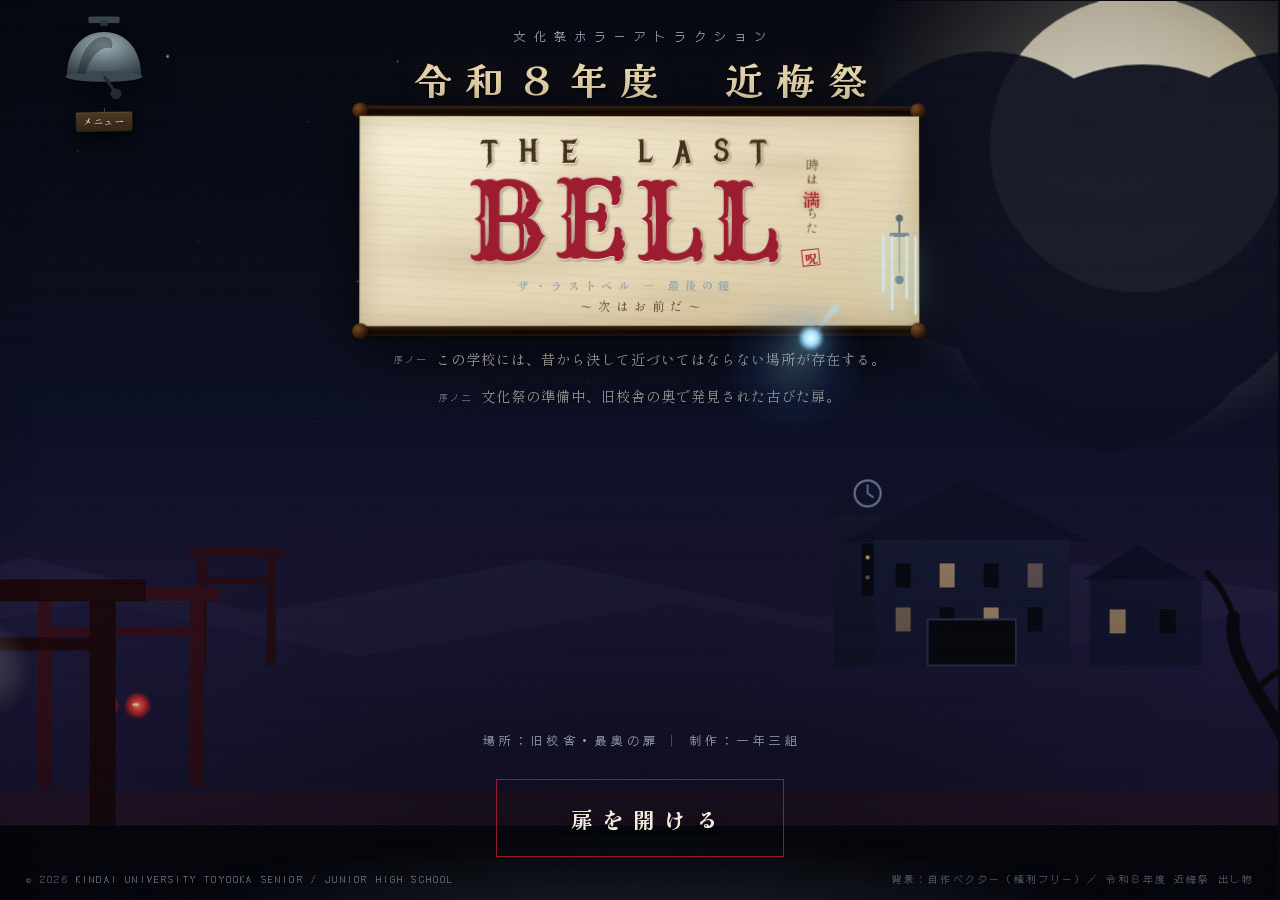
<file: index.html>
<!DOCTYPE html>
<html lang="ja">
<head>
<meta charset="UTF-8">
<meta name="viewport" content="width=device-width, initial-scale=1.0">
<meta name="description" content="文化祭ホラーアトラクション『The Last Bell（ザ・ラストベル）』入口ページ。旧校舎の扉を開けば、最後の鐘が鳴る。生きて脱出せよ。">
<title>The Last Bell ― 旧校舎・最後の鐘｜文化祭出し物</title>
<!-- ============================================================
  文化祭ホラー脱出ゲーム「The Last Bell」　入口ページ
  ・シングルHTML（外部画像なし / 背景は自作ベクターSVG＝権利クリーン）
  ・差し替えポイントは各所コメント「★」を参照
============================================================ -->
<link rel="preconnect" href="https://fonts.googleapis.com">
<link rel="preconnect" href="https://fonts.gstatic.com" crossorigin>
<link href="https://fonts.googleapis.com/css2?family=DotGothic16&family=Kaisei+Tokumin:wght@700;900&family=Shippori+Mincho:wght@500;600&family=Yuji+Syuku&family=Special+Elite&family=Metal+Mania&family=Rye&family=IM+Fell+English+SC&display=swap" rel="stylesheet">
<link rel="stylesheet" href="src/style.css">
<link rel="stylesheet" href="src/site.css">
</head>
<body>

<!-- スマホ専用の縦長夜空（横構図のSVGを無理に写さない） -->
<div id="mBg" aria-hidden="true"></div>

<!-- 背景一式（専用レイヤー・画面からはみ出さない） -->
<div id="fxBack">
<!-- ============================================================
   背景：自作ベクター（旧校舎と千本鳥居の夜）
   ★背景を差し替えたい場合★
   1) この <svg> を削除し、代わりに <img src="あなたの画像.jpg"> を置く
   2) または上記 :root の配色で写真に被せる夜フィルターを調整する
============================================================ -->
<svg id="bgScene" viewBox="0 0 1600 900" preserveAspectRatio="xMidYMid slice" aria-hidden="true">
  <defs>
    <linearGradient id="skyGrad" x1="0" y1="0" x2="0" y2="1">
      <stop offset="0"   stop-color="#04060e"/>
      <stop offset=".45" stop-color="#0a0e21"/>
      <stop offset=".72" stop-color="#1a1433"/>
      <stop offset="1"   stop-color="#301528"/>
    </linearGradient>
    <radialGradient id="moonGrad" cx=".38" cy=".34" r=".9">
      <stop offset="0"  stop-color="#fdf8e6"/>
      <stop offset=".6" stop-color="#eaddb6"/>
      <stop offset="1"  stop-color="#c9b993"/>
    </radialGradient>
    <radialGradient id="halo" cx=".5" cy=".5" r=".5">
      <stop offset="0" stop-color="#f4e9c8" stop-opacity=".55"/>
      <stop offset="1" stop-color="#f4e9c8" stop-opacity="0"/>
    </radialGradient>
    <radialGradient id="lampGrad" cx=".5" cy=".22" r=".9">
      <stop offset="0"  stop-color="#ffe9b0"/>
      <stop offset=".55" stop-color="#ffb45e"/>
      <stop offset="1"  stop-color="#d9712f"/>
    </radialGradient>
    <radialGradient id="foxEye" cx=".5" cy=".5" r=".5">
      <stop offset="0" stop-color="#ff8a7a" stop-opacity=".95"/>
      <stop offset=".55" stop-color="#ff2b1e" stop-opacity=".75"/>
      <stop offset="1" stop-color="#ff2b1e" stop-opacity="0"/>
    </radialGradient>
    <filter id="soft"><feGaussianBlur stdDeviation="2.4"/></filter>
  </defs>

  <!-- 空 -->
  <rect width="1600" height="900" fill="url(#skyGrad)"/>

  <!-- 星 -->
  <g fill="#dfe6ff">
    <circle cx="120"  cy="70"  r="1.1" opacity=".7"/>
    <circle cx="240"  cy="150" r=".7"  opacity=".5"/>
    <circle cx="330"  cy="55"  r="1.4" opacity=".8"></circle>
    <circle cx="470"  cy="120" r=".6"  opacity=".45"/>
    <circle cx="560"  cy="60"  r=".9"  opacity=".6"/>
    <circle cx="660"  cy="170" r=".6"  opacity=".4"/>
    <circle cx="740"  cy="70"  r="1.2" opacity=".7"></circle>
    <circle cx="70"   cy="230" r=".6"  opacity=".4"/>
    <circle cx="830"  cy="140" r=".7"  opacity=".5"/>
    <circle cx="150"  cy="320" r=".8"  opacity=".4"/>
    <circle cx="940"  cy="90"  r=".6"  opacity=".5"/>
    <circle cx="1020" cy="200" r=".9"  opacity=".55"/>
    <circle cx="360"  cy="240" r=".6"  opacity=".4"/>
    <circle cx="520"  cy="280" r="1"   opacity=".55"></circle>
    <circle cx="690"  cy="320" r=".7"  opacity=".4"/>
    <circle cx="1100" cy="60"  r=".8"  opacity=".6"/>
    <circle cx="1380" cy="90"  r="1.2" opacity=".7"/>
    <circle cx="1520" cy="170" r=".7"  opacity=".5"/>
    <circle cx="1460" cy="60"  r=".6"  opacity=".4"/>
    <circle cx="1180" cy="140" r=".8"  opacity=".4"/>
    <circle cx="880"  cy="40"  r=".7"  opacity=".5"/>
    <circle cx="60"   cy="430" r=".6"  opacity=".35"/>
    <circle cx="1580" cy="420" r=".6"  opacity=".35"/>
    <circle cx="1330" cy="240" r=".7"  opacity=".45"/>
    <circle cx="900"  cy="230" r=".6"  opacity=".4"/>
    <circle cx="480"  cy="420" r=".6"  opacity=".3"/>
    <circle cx="1230" cy="40"  r=".5"  opacity=".6"/>
    <circle cx="750"  cy="380" r=".5"  opacity=".3"/>
  </g>
  <!-- 星のまたたき（CSS・静けさを破る） -->
  <g class="twLayer">
    <circle class="tw" style="--d:-.4s;--tw:3.8s;--o:.8"  cx="86"  cy="140" r="1"/>
    <circle class="tw" style="--d:-2s;--tw:5.4s;--o:.55" cx="176" cy="52"  r=".9"/>
    <circle class="tw" style="--d:-1s;--tw:4.4s;--o:.7"  cx="288" cy="196" r="1.1"/>
    <circle class="tw" style="--d:-3s;--tw:6s;--o:.5"   cx="420" cy="60"  r=".8"/>
    <circle class="tw" style="--d:-.8s;--tw:3.4s;--o:.75" cx="588" cy="120" r="1.2"/>
    <circle class="tw" style="--d:-2.4s;--tw:5s;--o:.6" cx="682" cy="210" r=".9"/>
    <circle class="tw" style="--d:-1.6s;--tw:4.8s;--o:.65"cx="812" cy="84"  r="1"/>
    <circle class="tw" style="--d:-3.4s;--tw:6.4s;--o:.5" cx="988" cy="168" r=".8"/>
    <circle class="tw" style="--d:-.2s;--tw:3.6s;--o:.8"  cx="1430" cy="150" r="1.1"/>
    <circle class="tw" style="--d:-2.2s;--tw:5.6s;--o:.55" cx="1546" cy="60" r=".9"/>
    <circle class="tw" style="--d:-1.2s;--tw:4.2s;--o:.7" cx="1360" cy="330" r="1"/>
    <circle class="tw" style="--d:-2.8s;--tw:5.2s;--o:.6" cx="98"  cy="330" r=".9"/>
  </g>

  <!-- 月と暈（右上方・タイトルと重ならないよう高く寄せる） -->
  <g transform="translate(90,-52)">
    <circle cx="1210" cy="195" r="300" fill="url(#halo)">
      <animate attributeName="opacity" values="1;.7;1" dur="6s" repeatCount="indefinite"/>
    </circle>
    <circle cx="1210" cy="195" r="148" fill="url(#moonGrad)"/>
    <circle id="bloodMoon" cx="1210" cy="195" r="148" fill="#d41f3a" opacity="0"/>
    <g fill="#cdbd95" opacity=".45">
      <circle cx="1160" cy="170" r="17"/>
      <circle cx="1245" cy="235" r="12"/>
      <circle cx="1238" cy="140" r="7"/>
      <circle cx="1145" cy="225" r="6"/>
    </g>
    <!-- 月を隠す暗雲（ごくゆっくり流れる） -->
    <g class="cloudDrift" fill="#0a0d1e" opacity=".92">
      <circle cx="1060" cy="252" r="150"/>
      <circle cx="1215" cy="290" r="175"/>
      <circle cx="1360" cy="238" r="135"/>
      <circle cx="1180" cy="340" r="160"/>
      <circle cx="1470" cy="330" r="115"/>
    </g>
  </g>

  <!-- 山なみ -->
  <path d="M0,600 L190,556 L420,612 L700,558 L980,616 L1240,562 L1600,612 L1600,690 L0,690 Z"
        fill="#232041" opacity=".5"/>
  <path d="M0,648 L260,600 L520,655 L840,602 L1140,660 L1440,606 L1600,648 L1600,790 L0,790 Z"
        fill="#181535" opacity=".85"/>

  <!-- 旧校舎（鐘楼つき） -->
  <g id="school">
    <!-- 屋根・塔 -->
    <path d="M988,514 L1030,452 L1072,514 Z" fill="#0d0f24"/>
    <rect x="996" y="514" width="68" height="150" fill="#101328"/>
    <circle cx="1030" cy="492" r="13" fill="none" stroke="#6f769e" stroke-width="2"/>
    <line x1="1030" y1="492" x2="1030" y2="483" stroke="#6f769e" stroke-width="1.6"/>
    <line x1="1030" y1="492" x2="1036" y2="496" stroke="#6f769e" stroke-width="1.6"/>
    <!-- 塔の窓 -->
    <rect x="1024" y="542" width="12" height="52" fill="#05070f"/>
    <circle cx="1030" cy="556" r="2" fill="#ffcf8a" opacity=".8"/>
    <circle cx="1030" cy="576" r="2" fill="#ffcf8a" opacity=".45"/>
    <!-- 主屋 -->
    <path d="M1006,540 L1128,478 L1252,540 Z" fill="#0b0d21"/>
    <rect x="1036" y="538" width="196" height="126" fill="#12162f"/>
    <!-- 主屋の窓（明かりが点く窓と点かない窓） -->
    <g>
      <rect x="1058" y="562" width="15" height="24" fill="#05070f"/>
      <rect class="win" x="1102" y="562" width="15" height="24" fill="#ffcf8a" opacity=".55"/>
      <rect x="1146" y="562" width="15" height="24" fill="#05070f"/>
      <rect class="win" x="1190" y="562" width="15" height="24" fill="#ffcf8a" opacity=".3"/>
      <rect class="win" x="1058" y="606" width="15" height="24" fill="#ffcf8a" opacity=".4"/>
      <rect x="1102" y="606" width="15" height="24" fill="#05070f"/>
      <rect class="win" x="1146" y="606" width="15" height="24" fill="#ffcf8a" opacity=".6"/>
      <rect x="1190" y="606" width="15" height="24" fill="#05070f"/>
    </g>
    <!-- 入口の扉（開いた暗い穴・呪いが解けると内側が紅い光を放つ） -->
    <rect id="doorHole" x="1090" y="618" width="88" height="46" fill="#04050c"/>
    <rect x="1090" y="618" width="88" height="46" fill="none" stroke="#2a3050" stroke-width="2"/>
    <!-- 平屋 -->
    <path d="M1246,578 L1300,544 L1360,578 Z" fill="#0a0c1f"/>
    <rect x="1252" y="578" width="112" height="86" fill="#0f1229"/>
    <rect class="win" x="1272" y="608" width="16" height="24" fill="#ffcf8a" opacity=".5"/>
    <rect x="1322" y="608" width="16" height="24" fill="#05070f"/>
  </g>

  <!-- 千本鳥居（遠・中・近＝奥行き） -->
  <g id="torii-far" fill="#250a12" opacity=".95">
    <rect x="360" y="552" width="9" height="112"/>
    <rect x="429" y="552" width="9" height="112"/>
    <rect x="352" y="546" width="94" height="9"/>
    <rect x="367" y="576" width="64" height="6"/>
  </g>
  <g id="torii-mid" fill="#300b17">
    <rect x="200" y="600" width="14" height="186"/>
    <rect x="352" y="600" width="14" height="186"/>
    <rect x="184" y="586" width="198" height="13"/>
    <rect x="212" y="626" width="142" height="9"/>
    <!-- 鳥居の奥に光る狐の眼（まばたきながらじっと見つめる） -->
    <g>
      <animate attributeName="opacity" keyTimes="0;0.42;0.5;0.64;0.72;0.9;1"
        values="0;0;1;1;0;0;0" dur="9s" begin="5s" repeatCount="indefinite"/>
      <circle cx="268" cy="704" r="14" fill="url(#foxEye)"/>
      <circle cx="300" cy="704" r="14" fill="url(#foxEye)"/>
      <ellipse cx="270" cy="703" rx="3.2" ry="1.6" fill="#ffd9c0"/>
      <ellipse cx="298" cy="703" rx="3.2" ry="1.6" fill="#ffd9c0"/>
    </g>
  </g>
  <g id="torii-near" fill="#18060a">
    <rect x="10"  y="600" width="26" height="320"/>
    <rect x="252" y="600" width="26" height="320"/>
    <rect x="-22" y="578" width="330" height="22"/>
    <rect x="28"  y="636" width="232" height="13"/>
    <!-- 提灯（揺れる） -->
    <g>
      <g>
        <animateTransform attributeName="transform" type="rotate"
          values="0 143 664;4 143 664;0 143 664;-4 143 664;0 143 664" dur="6s" repeatCount="indefinite"/>
        <circle class="lampG" cx="143" cy="668" r="52" fill="url(#halo)" opacity=".5"/>
        <line x1="143" y1="650" x2="143" y2="674" stroke="#caa06a" stroke-width="2"/>
        <rect class="lampB" x="134" y="674" width="18" height="26" rx="6" fill="url(#lampGrad)"/>
        <rect x="132" y="668" width="22" height="8" rx="3" fill="#7c5228"/>
        <line x1="143" y1="700" x2="143" y2="712" stroke="#caa06a" stroke-width="1.4"/>
        <circle cx="143" cy="702" r="2.6" fill="#caa06a"/>
      </g>
    </g>
  </g>

  <!-- 右手前の枯れ木と鴉 -->
  <g stroke="#05060c" stroke-width="13" stroke-linecap="round" fill="none">
    <path d="M1525,980 C1512,850 1468,770 1418,688 C1402,660 1392,638 1396,616"/>
  </g>
  <g stroke="#05060c" stroke-width="6" stroke-linecap="round" fill="none">
    <path d="M1418,688 C1448,662 1472,648 1502,632"/>
    <path d="M1446,718 C1470,700 1480,686 1486,668"/>
    <path d="M1396,616 C1390,596 1382,584 1370,572"/>
    <path d="M1502,632 C1512,622 1524,618 1532,612"/>
  </g>
  <!-- 鴉 -->
  <g fill="#04050a">
    <path d="M1508,616 q7,4 5,13 q-3,6 -10,4 q6,-3 5,-8 q-8,3 -6,-7 q4,-5 6,-2 Z"/>
    <path d="M1470,690 q6,3 4,11 q-3,5 -8,3 q5,-2 4,-7 q-6,2 -5,-6 q3,-4 5,-1 Z"/>
  </g>

  <!-- 地面の黒帯（手前） -->
  <rect x="0" y="824" width="1600" height="120" fill="#02030a"/>
</svg>

<div id="blueNight"></div>
<div id="fxTint"></div>
<div id="mistWrap">
  <div class="mistBand a"></div>
  <div class="mistBand b"></div>
  <div class="fog" style="left:6%;  animation-delay:0s"></div>
  <div class="fog" style="left:34%; animation-delay:4s; opacity:.8"></div>
  <div class="fog" style="left:64%; animation-delay:8s"></div>
  <div class="fog" style="left:84%; animation-delay:2s; opacity:.6"></div>
</div>
<div id="film"></div>
</div><!-- /fxBack -->

<!-- 開幕カーテン（専用レイヤー） -->
<div id="intro">
  <div id="curtainL" class="curtain"></div>
  <div id="curtainR" class="curtain"></div>
  <div id="veil"></div>
</div>

<!-- 縦書きの端書き -->
<div id="tateL" class="tate">曰く――決して、近づいてはならない場所。</div>
<div id="tateR" class="tate">逃げられると思うな。<span class="red">呪いは、まだ終わらない。</span></div>

<!-- 残り刻限（呪いが解けた後に現れる：15:00から減る） -->
<div id="timerBox">
  <div id="timerLabel" class="mono">残り刻限</div>
  <div id="timer">--:--</div>
</div>

<!-- 旧校舎のベル（左上＝メニューボタン） -->
<figure class="bellFig" id="bellFig" role="button" tabindex="0"
  aria-label="メニュー" title="メニュー">
  <svg viewBox="0 0 220 150" preserveAspectRatio="xMidYMid meet">
    <defs>
      <radialGradient id="bellGrad" cx=".5" cy=".3" r=".8">
        <stop offset="0" stop-color="#9fb0b6"/>
        <stop offset=".55" stop-color="#5c6b73"/>
        <stop offset="1" stop-color="#2c3740"/>
      </radialGradient>
    </defs>
    <!-- 吊り金具（揺れない） -->
    <rect x="84" y="4" width="52" height="11" rx="3" fill="#39454d"/>
    <rect x="104" y="11" width="12" height="9" fill="#2b343c"/>
    <!-- 揺れる鐘体＋鐘舌 -->
    <g class="swing">
      <path class="bellBody" d="M110,30 C70,30 48,64 48,104 L172,104 C172,64 150,30 110,30 Z" fill="url(#bellGrad)"/>
      <!-- 状態変化は半透明の色被せのクロスフェードで行う（急変しない） -->
      <path class="bellTintW" d="M110,30 C70,30 48,64 48,104 L172,104 C172,64 150,30 110,30 Z" fill="#9a6230"/>
      <path class="bellTintC" d="M110,30 C70,30 48,64 48,104 L172,104 C172,64 150,30 110,30 Z" fill="#8f1e2e"/>
      <ellipse class="bellRim" cx="110" cy="104" rx="64" ry="9" fill="#3c4850"/>
      <path d="M66,100 C72,58 92,38 110,38 C121,38 127,47 123,57 C101,52 86,76 79,100 Z" fill="rgba(10,14,18,.34)"/>
      <g class="bellClap">
        <line x1="110" y1="104" x2="126" y2="126" stroke="#232c33" stroke-width="5"/>
        <circle cx="130" cy="133" r="9" fill="#232c33"/>
      </g>
    </g>
  </svg>
</figure>

<!-- メイン -->
<main id="stage">
  <div class="festHead">
    <p class="eyebrow mono">文化祭ホラーアトラクション</p>
    <p class="festName">令和８年度　近梅祭</p>
  </div>

  <!-- 深夜の掛け軸：主タイトル（The Last Bell／旧校舎のベル／転写・ザ・ラストベル／落款・時は満ちた／朱印・呪） -->
  <div class="kakejiku" id="kakejiku">
    <div class="axisTop"><i></i><i></i></div>
    <div class="paper">
      <div class="stain"></div>
      <div class="paperBody">
        <div class="mainCol">
          <!-- 主文は紙が開くと同時に現れる（一字ずつではない） -->
          <h1 id="mainTitle" aria-label="THE LAST BELL ― 時は満ちた"></h1>
          <p class="bellSub">ザ・ラストベル ― 最後の鐘</p>
        </div>
        <div class="sideCol">
          <div class="tateLine" id="sideTate"></div>
          <span class="sealPaper" aria-hidden="true">呪</span>
        </div>
      </div>
      <p class="inkNote">〜次はお前だ〜</p>
    </div>
    <div class="axisBottom"><i></i><i></i></div>
    <!-- 掛け軸の下辺から垂れる血（cursedで本数が増える） -->
    <div id="plateDrips"></div>
    <!-- 風鈴：掛け軸の右下に吊るす（ステージで風が変わり、触れると鳴る） -->
    <div class="windchime" id="windchime" aria-hidden="true">
      <svg viewBox="0 0 64 170" preserveAspectRatio="xMidYMid meet">
        <g class="chimB">
          <line x1="32" y1="0" x2="32" y2="22" stroke="#93a2a8" stroke-width="1.4"/>
          <circle cx="32" cy="26" r="4.5" fill="#47545d"/>
          <line x1="32" y1="30" x2="32" y2="44" stroke="#47545d" stroke-width="2"/>
          <rect x="20" y="44" width="24" height="5" rx="2" fill="#5f6e77"/>
          <line class="tube" x1="12" y1="49" x2="12" y2="116" stroke="#a3b6bd" stroke-width="2.8" stroke-linecap="round"/>
          <line class="tube" x1="23" y1="49" x2="23" y2="138" stroke="#a3b6bd" stroke-width="2.8" stroke-linecap="round"/>
          <line class="tube" x1="41" y1="49" x2="41" y2="124" stroke="#a3b6bd" stroke-width="2.8" stroke-linecap="round"/>
          <line class="tube" x1="52" y1="49" x2="52" y2="144" stroke="#a3b6bd" stroke-width="2.8" stroke-linecap="round"/>
          <g class="hammer">
            <line x1="32" y1="49" x2="32" y2="94" stroke="#74848c" stroke-width="1.6"/>
            <circle cx="32" cy="102" r="5.5" fill="#5d6c76"/>
          </g>
        </g>
      </svg>
    </div>
  </div>

  <div class="story" id="story">
    <p class="line intro" style="--d:4.5s"><span class="no">序ノ一</span>この学校には、昔から決して近づいてはならない場所が存在する。</p>
    <p class="line intro" style="--d:5.15s"><span class="no">序ノ二</span>文化祭の準備中、旧校舎の奥で発見された古びた扉。</p>
    <p class="mid later" style="--d:.3s">✳</p>
    <p class="line later" style="--d:.65s"><span class="no">序ノ三</span>好奇心に駆られた生徒たちが鍵を壊したその瞬間、<span class="hl">封印されていた呪い</span>が解き放たれた。</p>
    <p class="line later" style="--d:1.25s"><span class="no">序ノ四</span>閉じ込められたあなたに残された時間はわずか。</p>
    <p class="line later" style="--d:1.85s"><span class="no">序ノ五</span>館内に散りばめられた謎を解き明かし、この恐怖から生きて脱出せよ。</p>
  </div>

  <div class="doorArea">
    <p class="venue mono">場所：旧校舎・最奥の扉<span class="sep">｜</span>制作：一年三組</p>
    <button id="door" type="button">扉を開ける</button>
    <div id="whisper" class="whisper"></div>
  </div>
</main>

<div class="credit" id="credit">
  <span class="mono">© 2026 <b>KINDAI UNIVERSITY TOYOOKA SENIOR / JUNIOR HIGH SCHOOL</b></span>
  <span class="mono">背景：自作ベクター（権利フリー）／ 令和８年度 近梅祭 出し物</span>
</div>

<!-- 環境アニメ（光塵・符札） -->
<div id="envLayer"></div>

<!-- マウスフォロー層 -->
<div id="fxLayer">
  <div id="fxHalo" class="foxfire"></div>
  <div id="fxCore" class="foxfire"></div>
  <div id="fxRipple"></div>
</div>

<!-- 触屏向けの導きの蒼火（スマホのみ・マウスフォローの代わりに使う） -->
<div id="mFox" aria-hidden="true"></div>

<!-- 悪寒フラッシュ -->
<div id="chill"></div>

<!-- 呪い演出 -->
<div id="sealFlash"></div>
<div id="seal">呪</div>

<!-- 天辺から滴る血（JSで血源を増やす） -->
<div id="bloodDrips"></div>
<script src="src/script.js"></script>
<script src="src/site.js"></script>
</body>
</html>
</file>
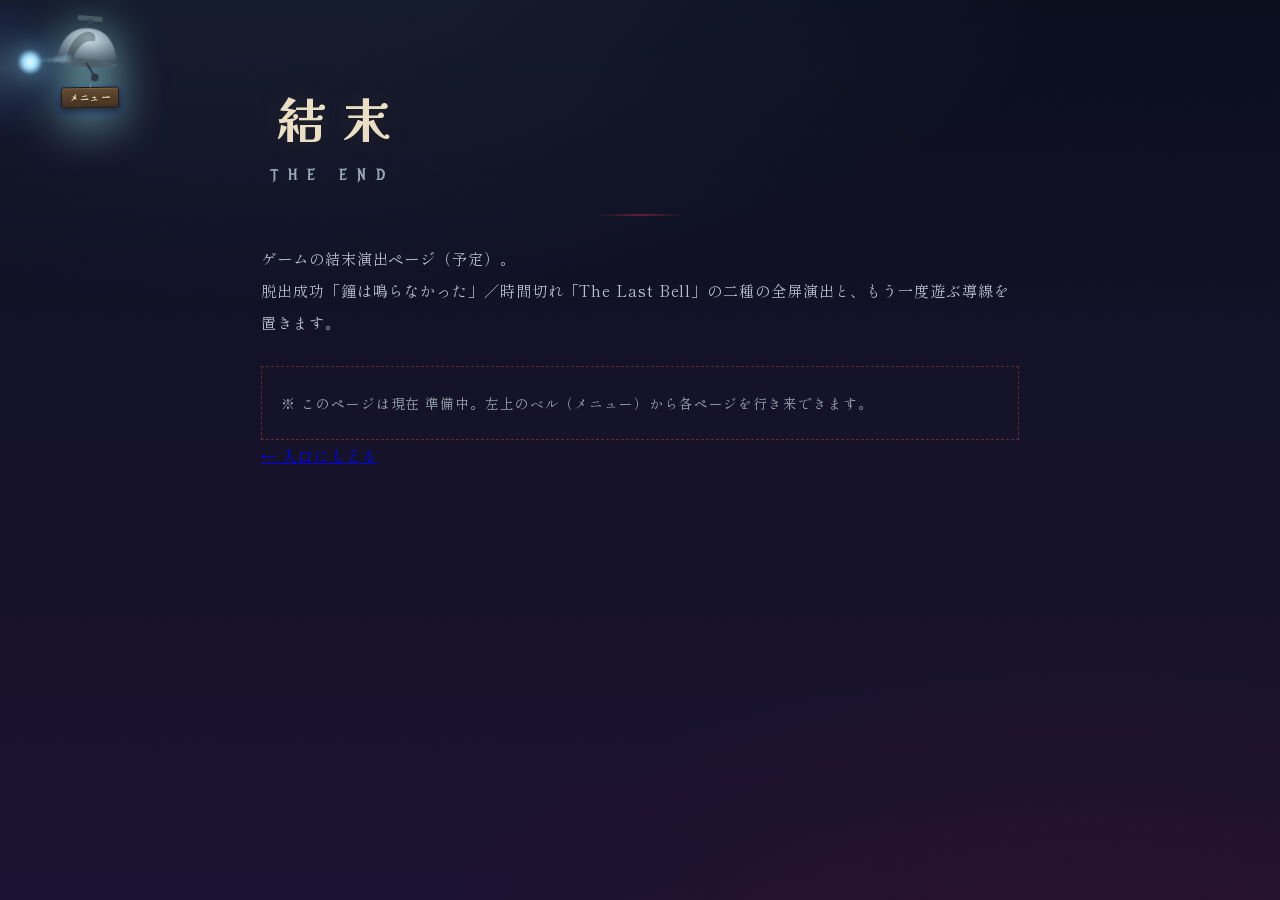
<file: end.html>
<!DOCTYPE html>
<html lang="ja">
<head>
<meta charset="UTF-8">
<meta name="viewport" content="width=device-width, initial-scale=1.0">
<title>結末｜The Last Bell ― 文化祭出し物</title>
<link rel="preconnect" href="https://fonts.googleapis.com">
<link rel="preconnect" href="https://fonts.gstatic.com" crossorigin>
<link href="https://fonts.googleapis.com/css2?family=DotGothic16&family=Kaisei+Tokumin:wght@700;900&family=Shippori+Mincho:wght@500;600&family=Yuji+Syuku&family=Special+Elite&family=Metal+Mania&family=Rye&family=IM+Fell+English+SC&display=swap" rel="stylesheet">
<link rel="stylesheet" href="src/site.css">
</head>
<body class="site-page">
<div class="wrap">
  <h1>結末<span class="en">THE END</span></h1>
  <div class="rule"></div>
  <div class="prep">
    <p>ゲームの結末演出ページ（予定）。<br>脱出成功「鐘は鳴らなかった」／時間切れ「The Last Bell」の二種の全屏演出と、もう一度遊ぶ導線を置きます。</p>
    <p class="ph">※ このページは現在 準備中。左上のベル（メニュー）から各ページを行き来できます。</p>
    <p><a data-nav="index.html" href="index.html">← 入口にもどる</a></p>
  </div>
</div>
<script src="src/site.js"></script>
</body>
</html>
</file>
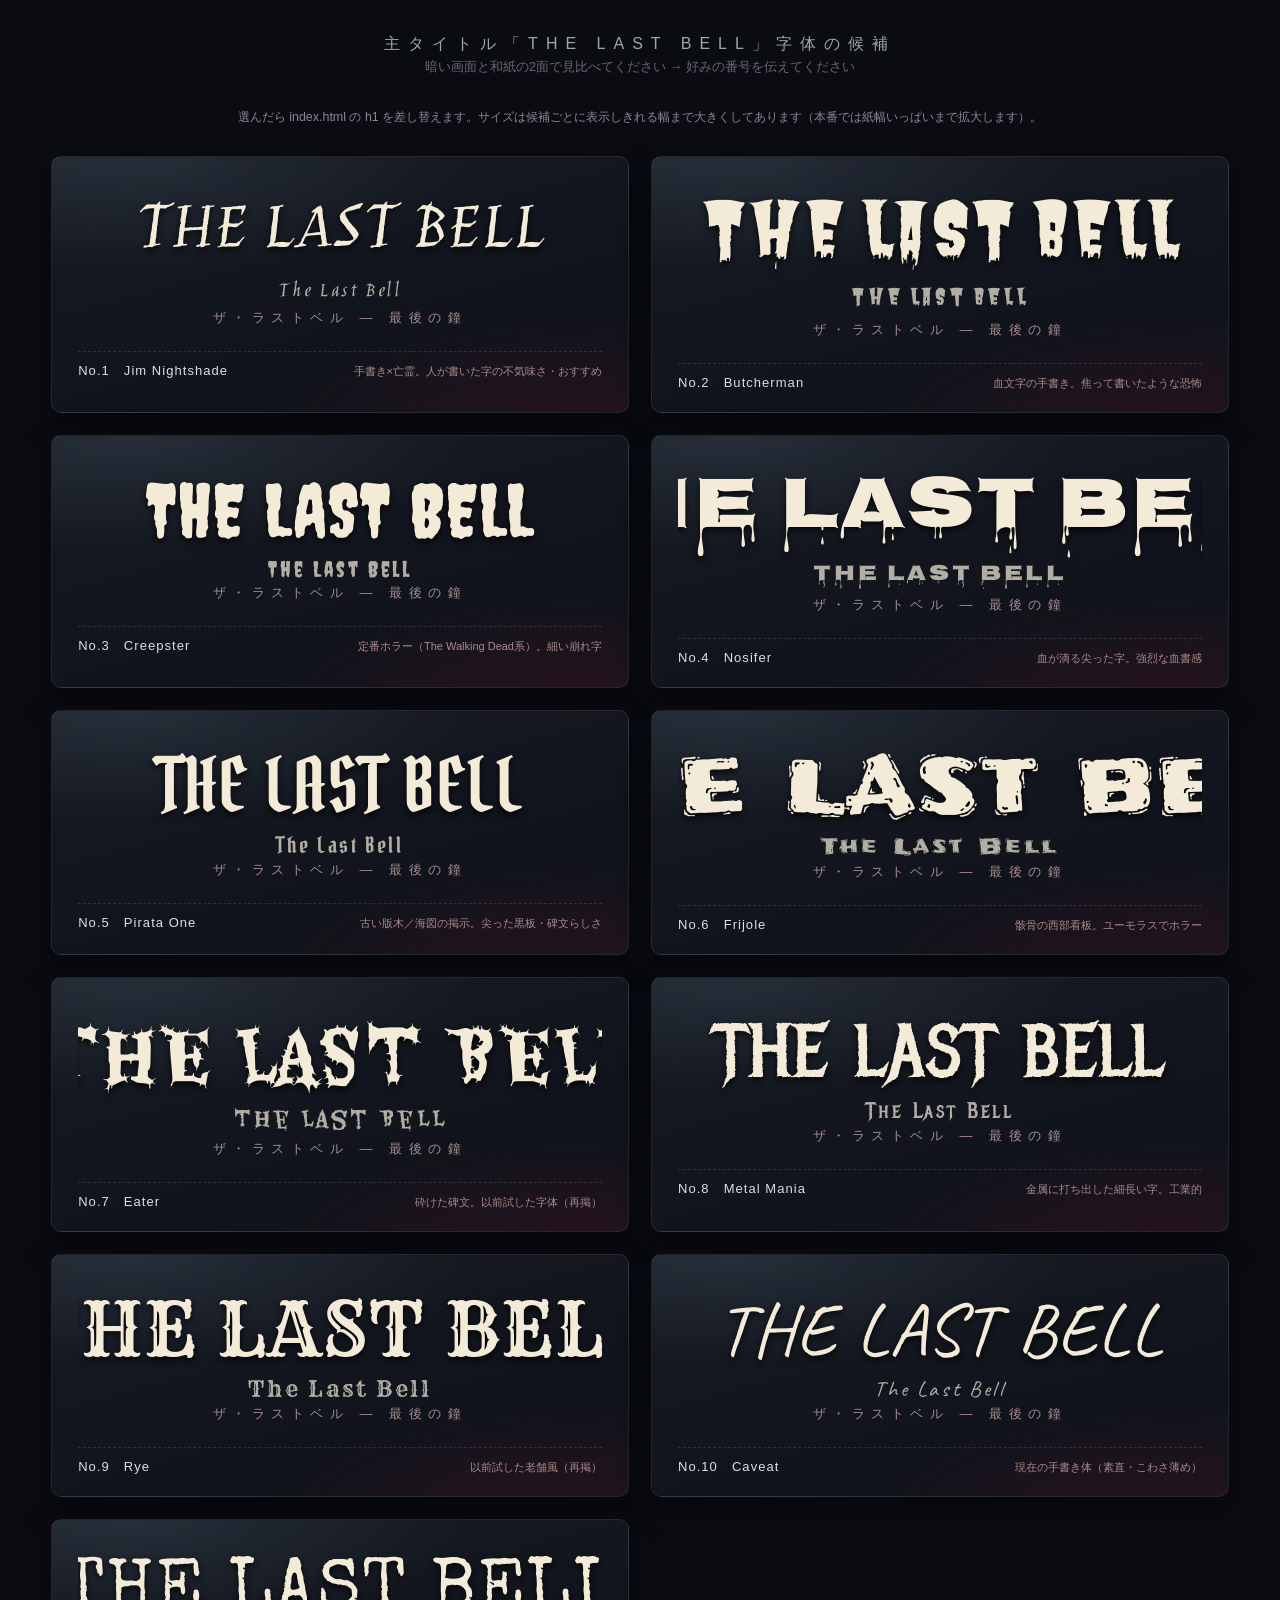
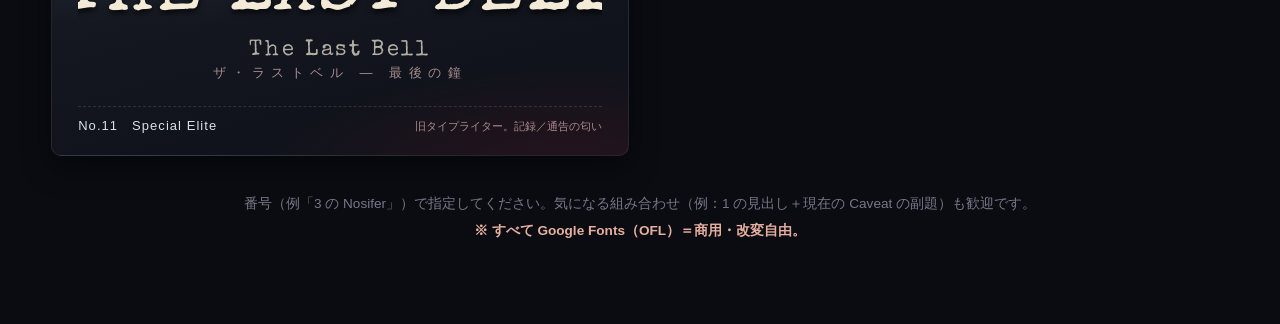
<file: fonts-preview.html>
<!DOCTYPE html>
<html lang="ja">
<head>
<meta charset="UTF-8">
<meta name="viewport" content="width=device-width, initial-scale=1.0">
<title>タイトル字体 候補 ― THE LAST BELL</title>
<link href="https://fonts.googleapis.com/css2?family=Caveat:wght@600;700&family=Creepster&family=Eater&family=Jim+Nightshade&family=Butcherman&family=Nosifer&family=Frijole&family=Pirata+One&family=Metal+Mania&family=Rye&family=Special+Elite&display=swap" rel="stylesheet">
<style>
  *{box-sizing:border-box;margin:0;padding:0}
  body{background:#0a0c12; color:#e8e2d2; font-family:"Yu Gothic","Meiryo",sans-serif; padding:34px 4vw 80px}
  h1{font-size:1rem; letter-spacing:.5em; text-align:center; color:#9aa; margin-bottom:4px; font-weight:400}
  p.lead{text-align:center; color:#667; font-size:.8rem; margin-bottom:30px}
  .note{max-width:860px; margin:0 auto 26px; font-size:.78rem; line-height:1.9; color:#889; text-align:center}
  .grid{display:grid; grid-template-columns:repeat(auto-fit,minmax(400px,1fr)); gap:22px; max-width:1300px; margin:0 auto}
  .card{background:
      radial-gradient(120% 90% at 14% 0%, rgba(120,150,170,.16), transparent 50%),
      radial-gradient(90% 80% at 90% 110%, rgba(150,20,40,.18), transparent 60%),
      linear-gradient(165deg,#171b24,#10131b 70%);
    border:1px solid rgba(255,255,255,.07); border-radius:10px; padding:26px 26px 20px;
    box-shadow:0 12px 30px rgba(0,0,0,.45)}
  .sample{min-height:120px; display:flex; align-items:center; justify-content:center;
    text-align:center; padding:10px 4px; white-space:nowrap; overflow:hidden}
  .big{font-size:clamp(30px,6.6vw,74px); line-height:1.05; letter-spacing:.02em; color:#f3ead8;
    text-shadow:0 3px 6px rgba(0,0,0,.8)}
  .alt{margin-top:6px; font-size:clamp(14px,2.2vw,22px); opacity:.75; letter-spacing:.12em; white-space:nowrap}
  .jsub{margin-top:2px; font-size:13px; letter-spacing:.5em; color:#caa; opacity:.8; white-space:nowrap}
  .meta{margin-top:14px; border-top:1px dashed rgba(255,255,255,.12); padding-top:10px;
    display:flex; justify-content:space-between; align-items:baseline; gap:10px}
  .name{font-size:13px; color:#d8e0e8; letter-spacing:.08em}
  .tag{font-size:11px; color:#a98a8a; text-align:right; line-height:1.5}
  .washi{background:
      radial-gradient(120% 90% at 12% 8%, rgba(255,246,220,.5), transparent 45%),
      linear-gradient(160deg,#f1e8cf,#e4d6b4);
    border-color:rgba(120,94,52,.5)}
  .washi .big{color:#33210c; text-shadow:0 1px 0 rgba(255,250,235,.6), 1px 2px 2px rgba(70,45,15,.25)}
  .washi .jsub{color:#a03040}
  .washi .name{color:#5a4a30}
  .washi .tag{color:#8a6a50}
  footer{text-align:center; margin-top:34px; color:#778; font-size:.85rem; line-height:2}
  footer b{color:#e6b0a0}
</style>
</head>
<body>
<h1>主タイトル「THE LAST BELL」字体の候補</h1>
<p class="lead">暗い画面と和紙の2面で見比べてください → 好みの番号を伝えてください</p>
<div class="note">選んだら index.html の h1 を差し替えます。サイズは候補ごとに表示しきれる幅まで大きくしてあります（本番では紙幅いっぱいまで拡大します）。</div>
<div class="grid" id="grid"></div>
<footer>番号（例「3 の Nosifer」）で指定してください。気になる組み合わせ（例：1 の見出し＋現在の Caveat の副題）も歓迎です。<br><b>※ すべて Google Fonts（OFL）＝商用・改変自由。</b></footer>
<script>
const F = [
  { n: 1, f: "'Jim Nightshade'", tag: '手書き×亡霊。人が書いた字の不気味さ・おすすめ', mode: 'dark' },
  { n: 2, f: "'Butcherman'",     tag: '血文字の手書き。焦って書いたような恐怖', mode: 'dark' },
  { n: 3, f: "'Creepster'",      tag: '定番ホラー（The Walking Dead系）。細い崩れ字', mode: 'dark' },
  { n: 4, f: "'Nosifer'",        tag: '血が滴る尖った字。強烈な血書感', mode: 'dark' },
  { n: 5, f: "'Pirata One'",     tag: '古い版木／海図の掲示。尖った黒板・碑文らしさ', mode: 'dark' },
  { n: 6, f: "'Frijole'",        tag: '骸骨の西部看板。ユーモラスでホラー', mode: 'dark' },
  { n: 7, f: "'Eater'",          tag: '砕けた碑文。以前試した字体（再掲）', mode: 'dark' },
  { n: 8, f: "'Metal Mania'",    tag: '金属に打ち出した細長い字。工業的', mode: 'dark' },
  { n: 9, f: "'Rye'",            tag: '以前試した老舗風（再掲）', mode: 'dark' },
  { n: 10, f: "'Caveat'",        tag: '現在の手書き体（素直・こわさ薄め）', mode: 'dark' },
  { n: 11, f: "'Special Elite'", tag: '旧タイプライター。記録／通告の匂い', mode: 'dark' }
];
const grid = document.getElementById('grid');
for (const c of F) {
  const el = document.createElement('div');
  el.className = 'card' + (c.mode === 'washi' ? ' washi' : '');
  el.innerHTML =
    '<div class="sample"><div><div class="big" style="font-family:' + c.f + '">THE LAST BELL</div>' +
    '<div class="alt" style="font-family:' + c.f + '">The Last Bell</div>' +
    '<div class="jsub">ザ・ラストベル ― 最後の鐘</div></div></div>' +
    '<div class="meta"><span class="name">No.' + c.n + '　' + c.f.replace(/'/g, '') + '</span><span class="tag">' + c.tag + '</span></div>';
  grid.appendChild(el);
}
</script>
</body>
</html>
</file>
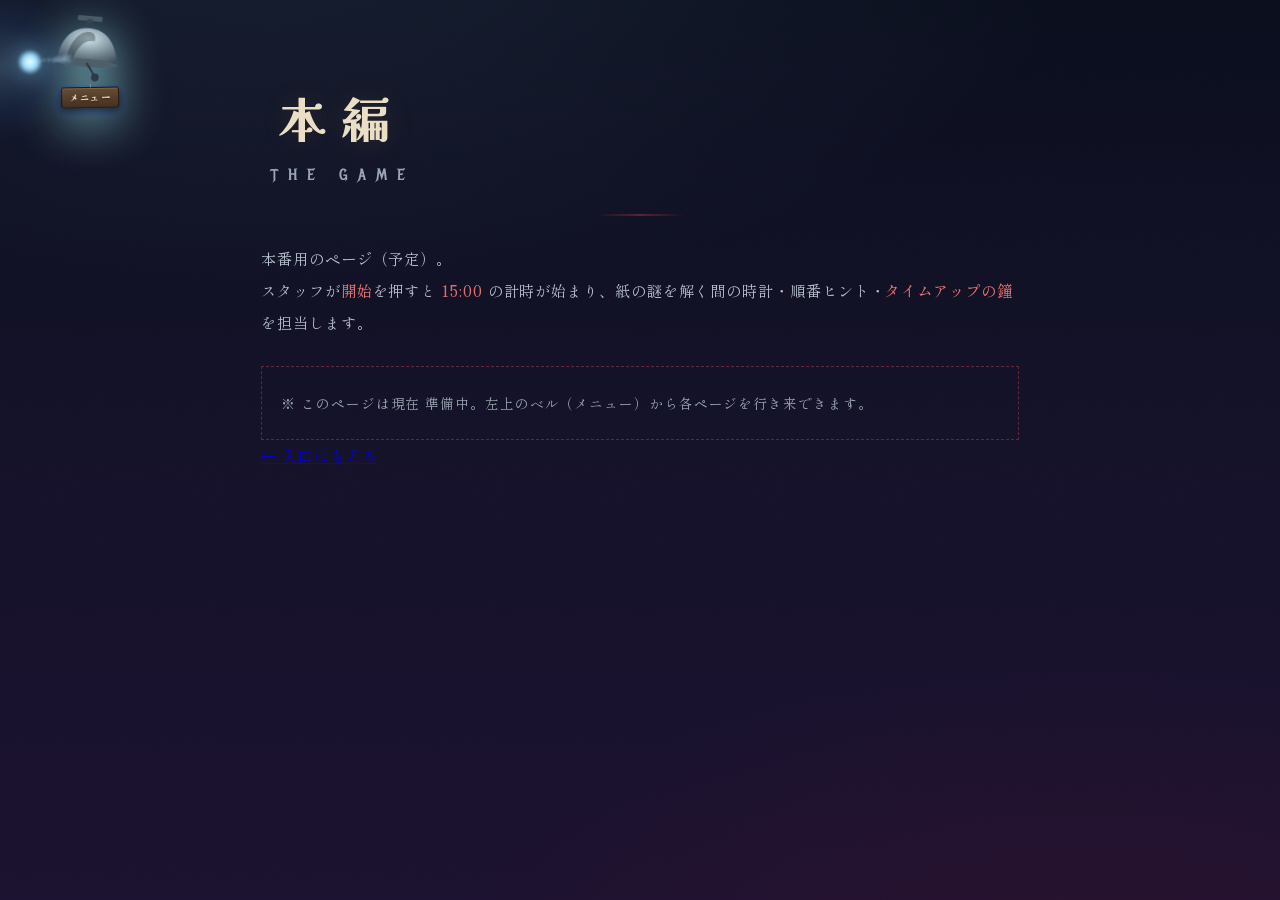
<file: game.html>
<!DOCTYPE html>
<html lang="ja">
<head>
<meta charset="UTF-8">
<meta name="viewport" content="width=device-width, initial-scale=1.0">
<title>本編（計時・ヒント）｜The Last Bell ― 文化祭出し物</title>
<link rel="preconnect" href="https://fonts.googleapis.com">
<link rel="preconnect" href="https://fonts.gstatic.com" crossorigin>
<link href="https://fonts.googleapis.com/css2?family=DotGothic16&family=Kaisei+Tokumin:wght@700;900&family=Shippori+Mincho:wght@500;600&family=Yuji+Syuku&family=Special+Elite&family=Metal+Mania&family=Rye&family=IM+Fell+English+SC&display=swap" rel="stylesheet">
<link rel="stylesheet" href="src/site.css">
</head>
<body class="site-page">
<div class="wrap">
  <h1>本編<span class="en">THE GAME</span></h1>
  <div class="rule"></div>
  <div class="prep">
    <p>本番用のページ（予定）。<br>スタッフが<b>開始</b>を押すと <b>15:00</b> の計時が始まり、紙の謎を解く間の時計・順番ヒント・<b>タイムアップの鐘</b>を担当します。</p>
    <p class="ph">※ このページは現在 準備中。左上のベル（メニュー）から各ページを行き来できます。</p>
    <p><a data-nav="index.html" href="index.html">← 入口にもどる</a></p>
  </div>
</div>
<script src="src/site.js"></script>
</body>
</html>
</file>
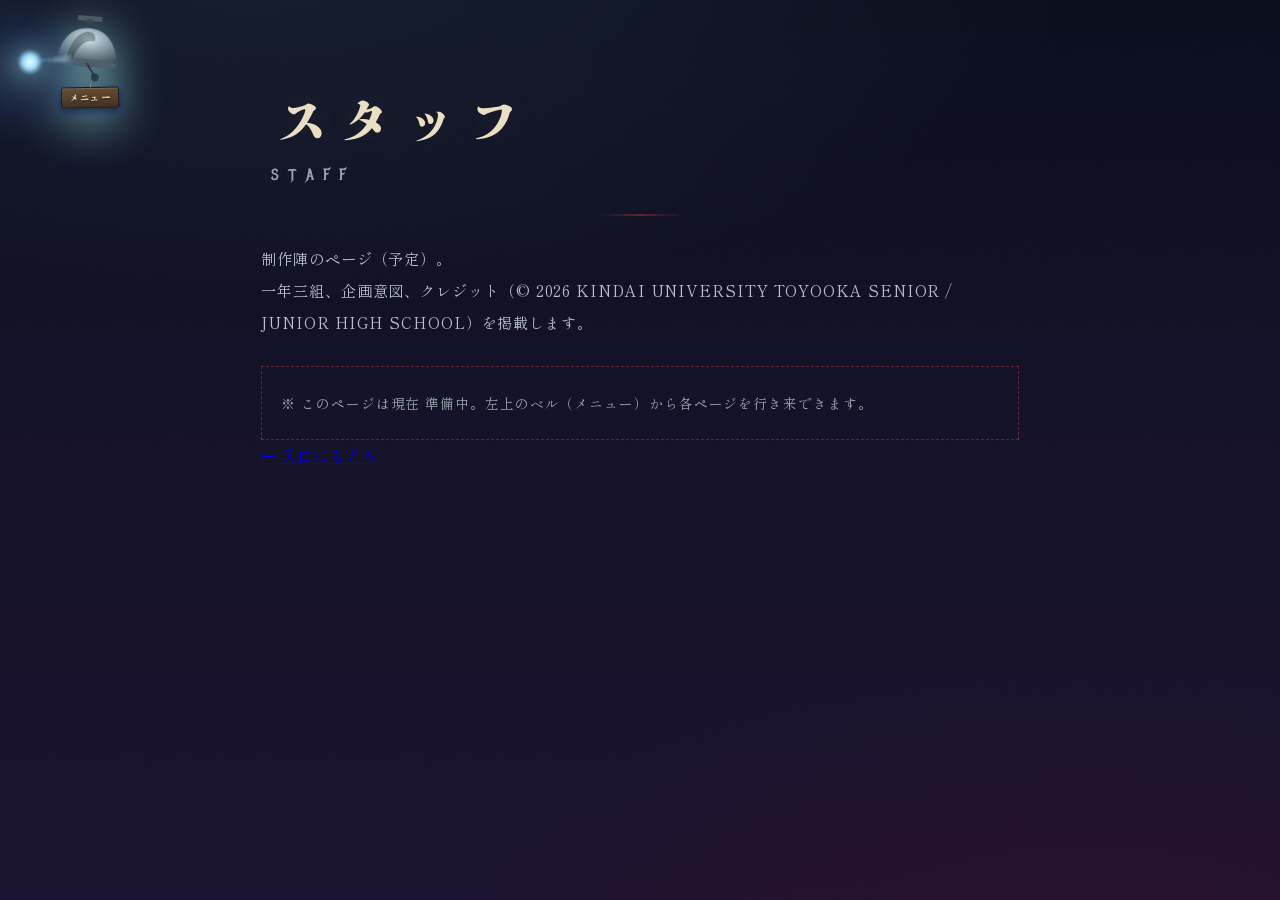
<file: staff.html>
<!DOCTYPE html>
<html lang="ja">
<head>
<meta charset="UTF-8">
<meta name="viewport" content="width=device-width, initial-scale=1.0">
<title>スタッフ｜The Last Bell ― 文化祭出し物</title>
<link rel="preconnect" href="https://fonts.googleapis.com">
<link rel="preconnect" href="https://fonts.gstatic.com" crossorigin>
<link href="https://fonts.googleapis.com/css2?family=DotGothic16&family=Kaisei+Tokumin:wght@700;900&family=Shippori+Mincho:wght@500;600&family=Yuji+Syuku&family=Special+Elite&family=Metal+Mania&family=Rye&family=IM+Fell+English+SC&display=swap" rel="stylesheet">
<link rel="stylesheet" href="src/site.css">
</head>
<body class="site-page">
<div class="wrap">
  <h1>スタッフ<span class="en">STAFF</span></h1>
  <div class="rule"></div>
  <div class="prep">
    <p>制作陣のページ（予定）。<br>一年三組、企画意図、クレジット（© 2026 KINDAI UNIVERSITY TOYOOKA SENIOR / JUNIOR HIGH SCHOOL）を掲載します。</p>
    <p class="ph">※ このページは現在 準備中。左上のベル（メニュー）から各ページを行き来できます。</p>
    <p><a data-nav="index.html" href="index.html">← 入口にもどる</a></p>
  </div>
</div>
<script src="src/site.js"></script>
</body>
</html>
</file>
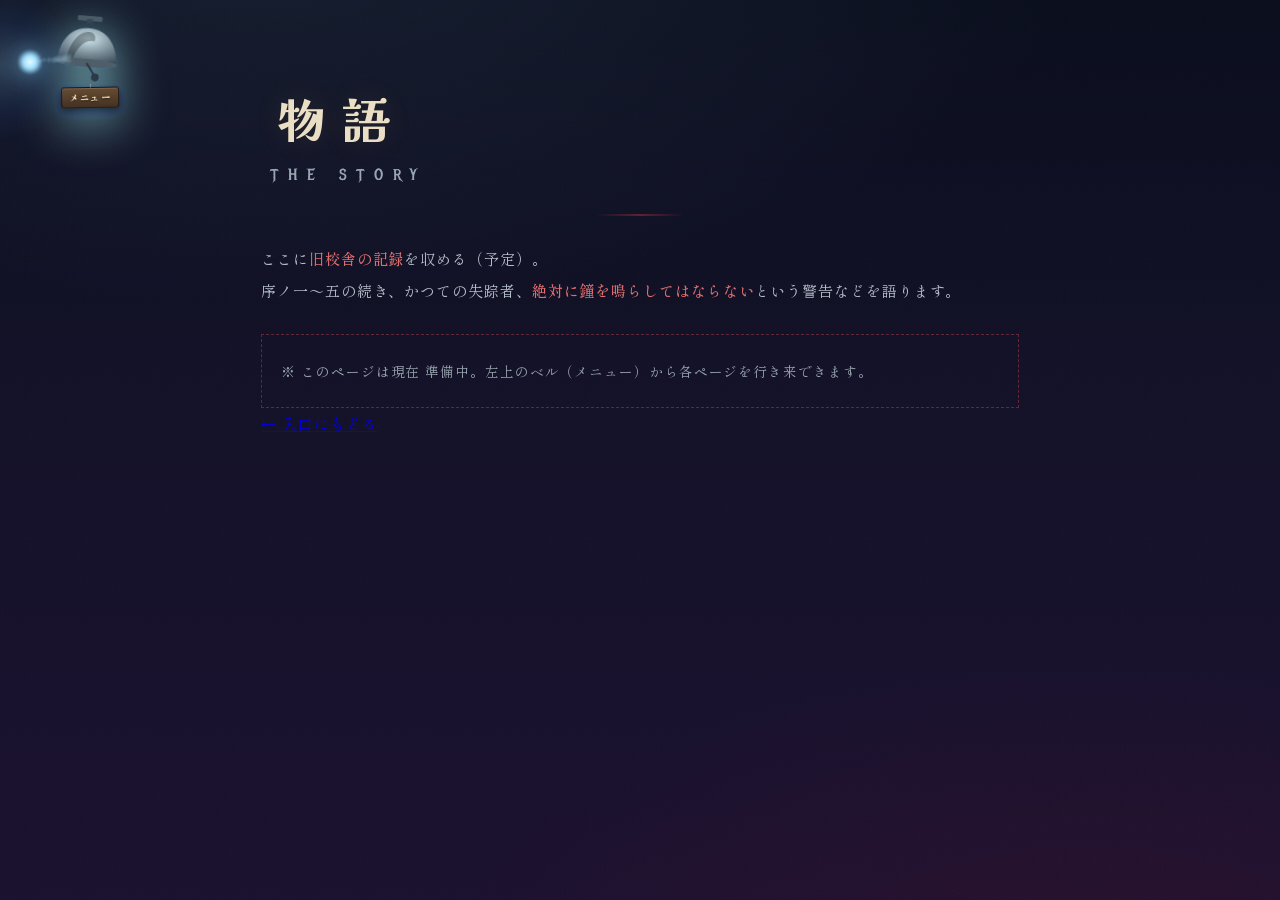
<file: story.html>
<!DOCTYPE html>
<html lang="ja">
<head>
<meta charset="UTF-8">
<meta name="viewport" content="width=device-width, initial-scale=1.0">
<title>物語｜The Last Bell ― 文化祭出し物</title>
<link rel="preconnect" href="https://fonts.googleapis.com">
<link rel="preconnect" href="https://fonts.gstatic.com" crossorigin>
<link href="https://fonts.googleapis.com/css2?family=DotGothic16&family=Kaisei+Tokumin:wght@700;900&family=Shippori+Mincho:wght@500;600&family=Yuji+Syuku&family=Special+Elite&family=Metal+Mania&family=Rye&family=IM+Fell+English+SC&display=swap" rel="stylesheet">
<link rel="stylesheet" href="src/site.css">
</head>
<body class="site-page">
<div class="wrap">
  <h1>物語<span class="en">THE STORY</span></h1>
  <div class="rule"></div>
  <div class="prep">
    <p>ここに<b>旧校舎の記録</b>を収める（予定）。<br>序ノ一〜五の続き、かつての失踪者、<b>絶対に鐘を鳴らしてはならない</b>という警告などを語ります。</p>
    <p class="ph">※ このページは現在 準備中。左上のベル（メニュー）から各ページを行き来できます。</p>
    <p><a data-nav="index.html" href="index.html">← 入口にもどる</a></p>
  </div>
</div>
<script src="src/site.js"></script>
</body>
</html>
</file>
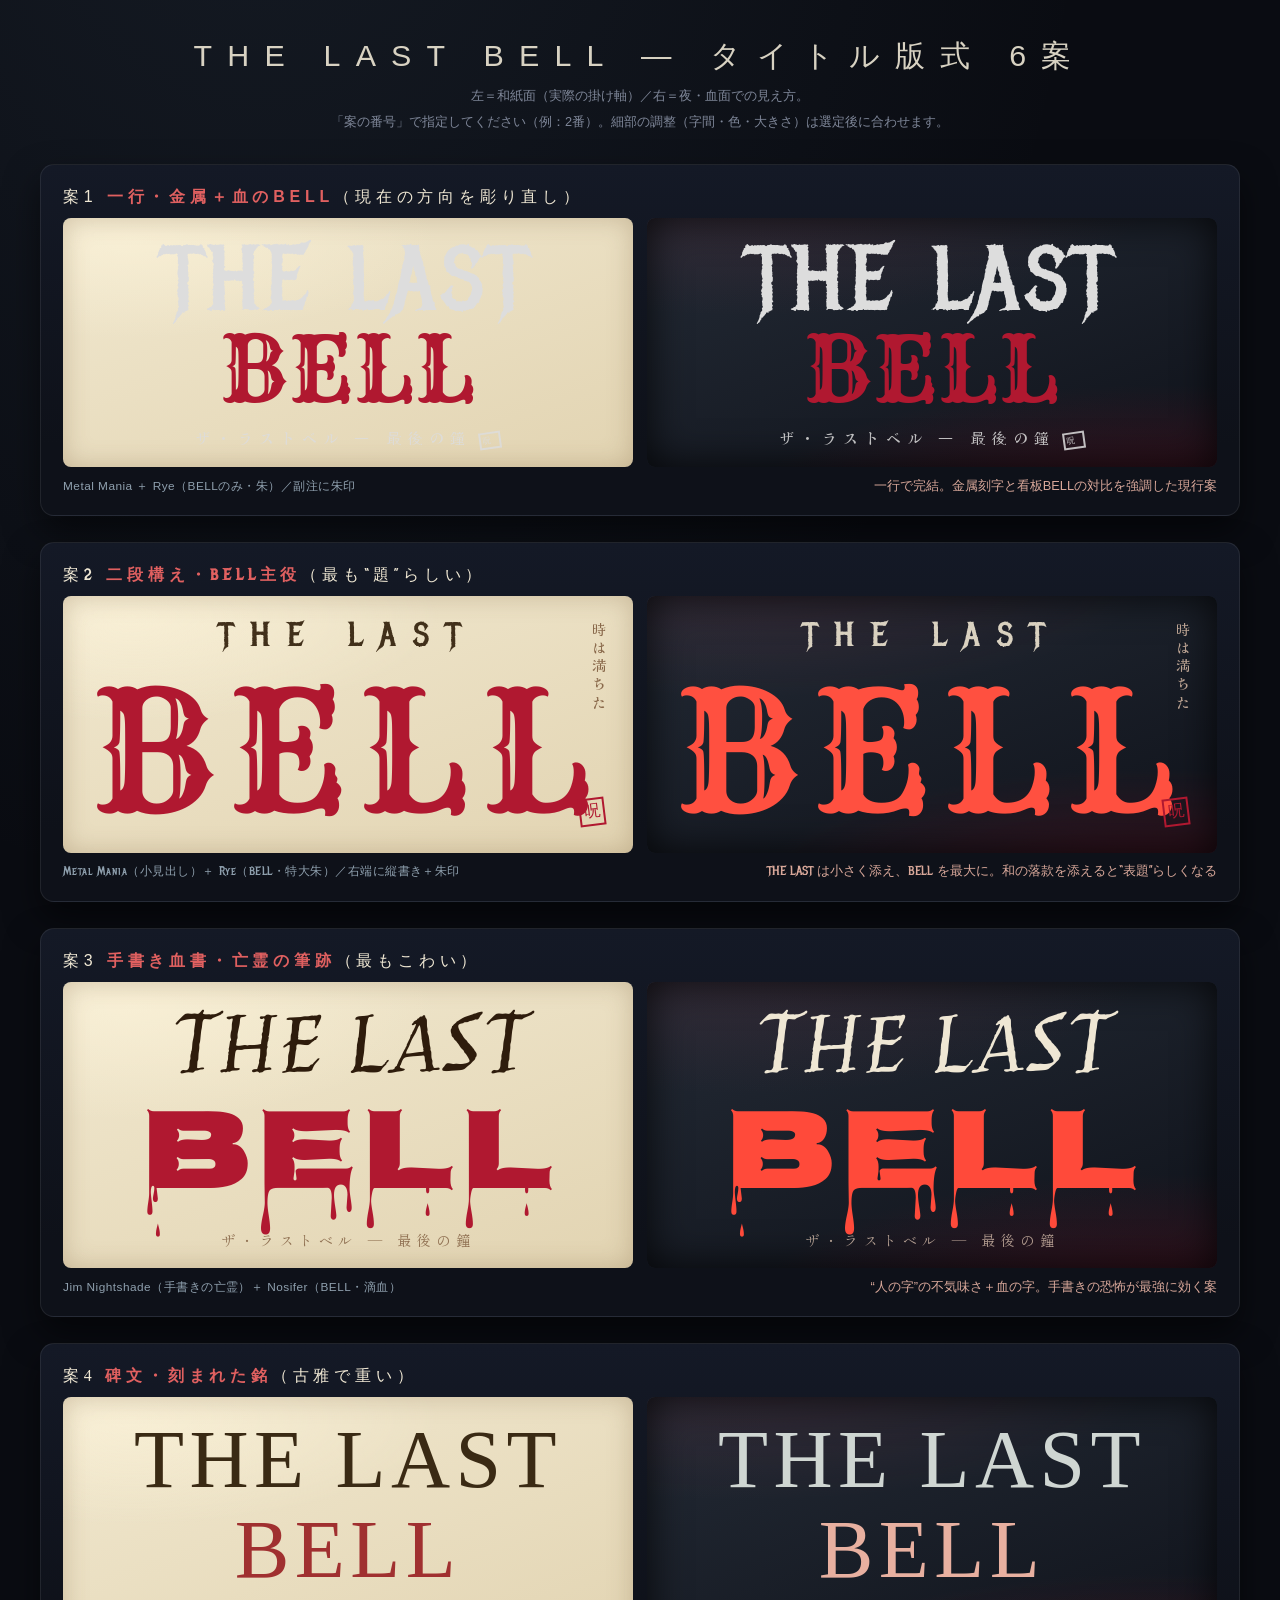
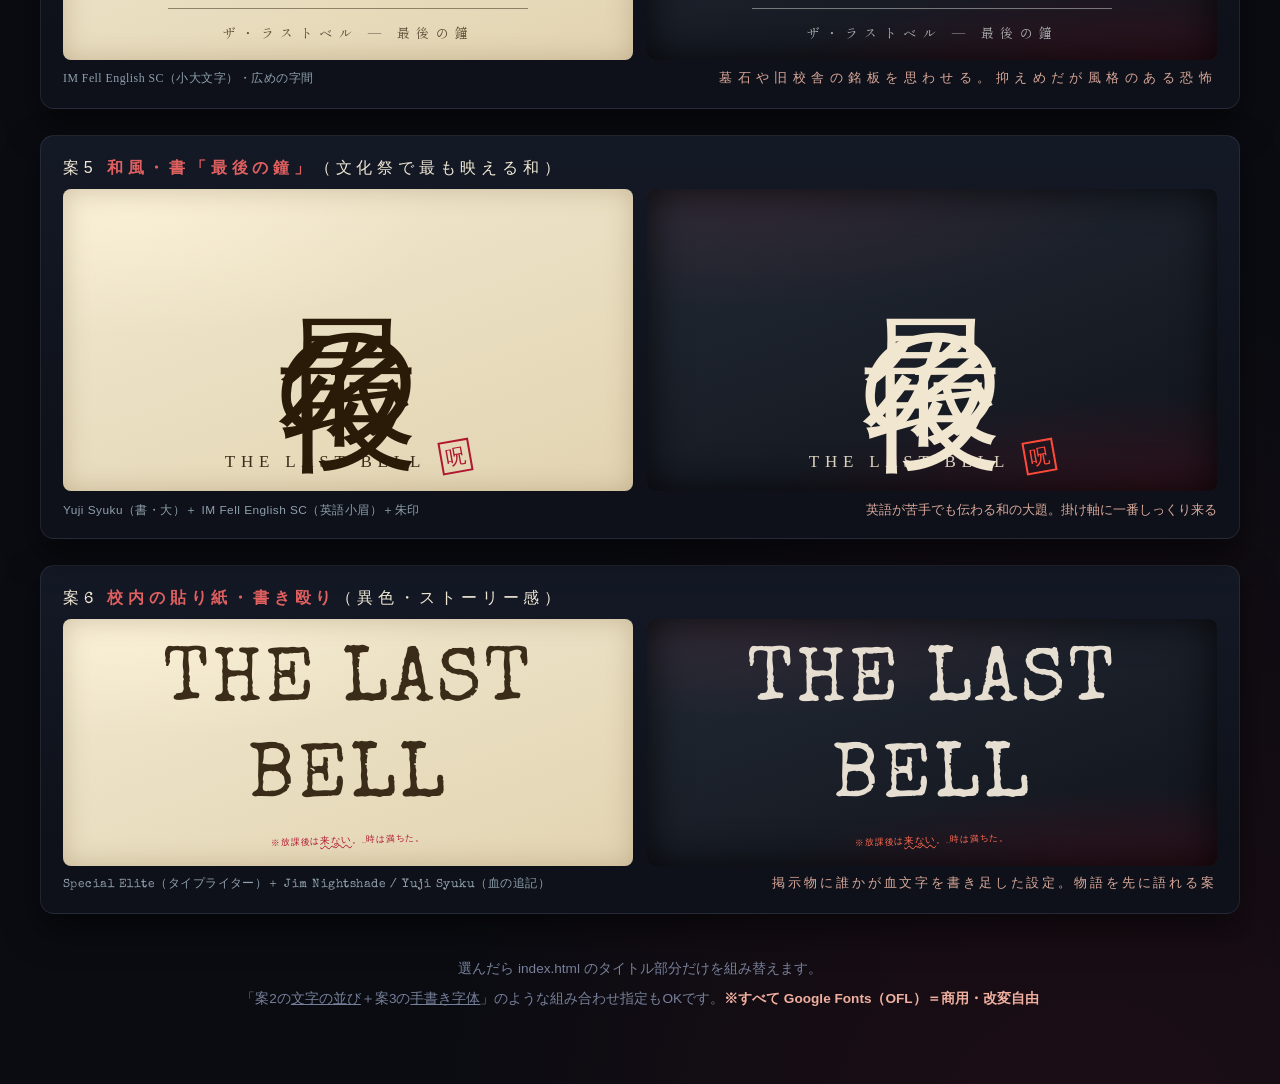
<file: titles-preview.html>
<!DOCTYPE html>
<html lang="ja">
<head>
<meta charset="UTF-8">
<meta name="viewport" content="width=device-width, initial-scale=1.0">
<title>THE LAST BELL ― タイトル版式 6案</title>
<link rel="preconnect" href="https://fonts.googleapis.com">
<link rel="preconnect" href="https://fonts.gstatic.com" crossorigin>
<link href="https://fonts.googleapis.com/css2?family=Metal+Mania&family=Rye&family=Jim+Nightshade&family=Nosifer&family=Butcherman&family=Creepster&family=IM+Fell+English+SC&family=Special+Elite&family=Yuji+Syuku&family=Kaisei+Tokumin:wght@500;700&family=Shippori+Mincho:wght@500;600&display=swap" rel="stylesheet">
<style>
  *{box-sizing:border-box;margin:0;padding:0}
  body{background:
      radial-gradient(120% 80% at 20% -10%, rgba(90,120,150,.14), transparent 55%),
      radial-gradient(90% 70% at 85% 110%, rgba(150,20,40,.16), transparent 60%),
      #0a0c12; color:#ddd; padding:36px 3vw 70px;
    font-family:"Yu Gothic","Hiragino Sans",sans-serif}
  header{text-align:center; margin-bottom:6px}
  h1{font-size:clamp(1.2rem,2.6vw,1.9rem); letter-spacing:.5em; font-weight:400; color:#d8d2c2}
  p.lead{text-align:center; color:#7e8698; font-size:.8rem; margin:6px 0 30px; line-height:2}
  .cards{display:grid; grid-template-columns:1fr; gap:26px; max-width:1200px; margin:0 auto}
  .card{background:linear-gradient(180deg,#141926,#0e1119 80%); border:1px solid rgba(255,255,255,.08);
    border-radius:14px; padding:22px 22px 18px; box-shadow:0 16px 34px rgba(0,0,0,.5)}
  .card h2{font-size:1rem; color:#f0e8d4; letter-spacing:.3em; font-weight:400; margin-bottom:4px}
  .card h2 b{color:#e06060}
  .strip{display:grid; grid-template-columns:1fr 1fr; gap:14px; margin:10px 0 4px}
  .panel{border-radius:8px; overflow:hidden; min-height:240px; display:flex; align-items:center; justify-content:center;
    text-align:center; padding:18px 14px; position:relative}
  .p-washi{background:
      radial-gradient(120% 90% at 12% 8%, rgba(255,246,220,.55), transparent 45%),
      linear-gradient(160deg,#f1e8cf,#e2d4b2);
    box-shadow:inset 0 0 26px rgba(110,84,46,.28)}
  .p-night{background:
      radial-gradient(130% 90% at 18% -10%, rgba(200,60,80,.12), transparent 55%),
      radial-gradient(120% 80% at 90% 115%, rgba(160,10,30,.3), transparent 60%),
      linear-gradient(160deg,#232a35,#10131b);
    box-shadow:inset 0 0 40px rgba(0,0,0,.8)}
  .demo{width:100%; position:relative; user-select:none}
  .meta{display:flex; justify-content:space-between; gap:14px; align-items:baseline; margin-top:8px; flex-wrap:wrap}
  .use{font-size:.74rem; color:#8fa0ae; letter-spacing:.04em; line-height:1.7}
  .why{font-size:.8rem; color:#d9a89a; line-height:1.7; max-width:520px; text-align:right}
  /* ============ 各案の排版（両パネル共通だが色だけ .p-washi/.p-night で変える） ============ */
  .case1 .big{font-family:"Metal Mania",serif; font-size:clamp(34px,7vw,96px); letter-spacing:.06em; line-height:1}
  .case1 .bell{font-family:"Rye",serif; color:#b01830; letter-spacing:.02em}
  .case1 .sub{margin-top:.6em; font-family:"Kaisei Tokumin",serif; font-size:clamp(11px,1.5vw,15px); letter-spacing:.42em; opacity:.85}
  .case1 .seal{display:inline-block; border:2px solid currentColor; padding:.1em .24em; font-family:"Yuji Syuku",serif; font-size:.55em; transform:rotate(-8deg); margin-left:.9em; vertical-align:.15em}
  .p-washi .case1{color:#33210c} .p-washi .case1 .sub{color:#6a5638}
  .p-night .case1{color:#efe6d2} .p-night .case1 .bell{color:#ff5544} .p-night .case1 .sub{color:#d9c0ae}

  .case2{font-family:"Metal Mania",serif}
  .case2 .line{display:block; letter-spacing:.5em; font-size:clamp(16px,3vw,34px); opacity:.92}
  .case2 .line.small{padding-left:.5em}
  .case2 .bigbell{font-family:"Rye",serif; display:block; font-size:clamp(64px,13vw,190px); letter-spacing:.08em; line-height:1; margin-top:.08em}
  .case2 .side{font-family:"Kaisei Tokumin",serif; writing-mode:vertical-rl; position:absolute; right:10px; top:8px; font-size:clamp(10px,1.3vw,14px); letter-spacing:.3em; opacity:.85}
  .case2 .seal{font-family:"Yuji Syuku",serif; border:2px solid currentColor; padding:.08em .2em; position:absolute; right:14px; bottom:10px; font-size:clamp(11px,1.4vw,16px); transform:rotate(-7deg)}
  .p-washi .case2{color:#33210c} .p-washi .case2 .side{color:#7a5638}
  .p-night .case2{color:#e9e0cd} .p-night .case2 .side{color:#d6b9a4}
  .case2 .bigbell,.case2 .seal{color:#b01830} .p-night .case2 .bigbell{color:#ff5040}

  .case3 .t{font-family:"Jim Nightshade",cursive; font-size:clamp(40px,8vw,120px); line-height:1; letter-spacing:.02em}
  .case3 .b{font-family:"Nosifer",cursive; color:#b01830; font-size:1.15em}
  .case3 .sub{margin-top:.7em; font-family:"Shippori Mincho",serif; font-size:clamp(10px,1.4vw,14px); letter-spacing:.4em; opacity:.8}
  .p-washi .case3{color:#2e1c0c} .p-washi .case3 .b{color:#b01830} .p-washi .case3 .sub{color:#7a5638}
  .p-night .case3{color:#efe7d4} .p-night .case3 .b{color:#ff4a3a} .p-night .case3 .sub{color:#d9c0ae}

  .case4{font-family:"IM Fell English SC",serif; letter-spacing:.34em}
  .case4 .t{font-size:clamp(30px,6.4vw,88px); line-height:1.1}
  .case4 .bell{color:#8a6a3a}
  .case4 .sub{margin-top:1.1em; font-family:"Shippori Mincho",serif; letter-spacing:.5em; font-size:clamp(9px,1.2vw,13px); opacity:.8}
  .case4 .rule{width:min(360px,70%); height:1px; margin:.8em auto 0; opacity:.5; background:currentColor}
  .p-washi .case4{color:#3a2a14} .p-washi .case4 .bell{color:#a03030}
  .p-night .case4{color:#cfd6d2} .p-night .case4 .bell{color:#e8b0a0}

  .case5{position:relative}
  .case5 .jp{font-family:"Yuji Syuku",serif; writing-mode:vertical-rl; font-size:clamp(52px,11vw,170px);
    letter-spacing:.12em; line-height:1.15; text-indent:0}
  .case5 .en{font-family:"IM Fell English SC",serif; letter-spacing:.34em; font-size:clamp(11px,1.6vw,17px);
    margin-top:.6em; opacity:.9}
  .case5 .seal{font-family:"Yuji Syuku",serif; border:2.5px solid currentColor; padding:.05em .18em;
    font-size:clamp(13px,1.8vw,20px); transform:rotate(-10deg); margin-left:.7em; display:inline-block; vertical-align:.2em}
  .p-washi .case5{color:#2a1a08}
  .p-night .case5{color:#f1e6cf}
  .case5 .seal{color:#b01830} .p-night .case5 .seal{color:#ff4a3a}

  .case6{font-family:"Special Elite",serif; letter-spacing:.18em}
  .case6 .t{font-size:clamp(30px,6vw,86px); line-height:1.25}
  .case6 .scr{font-family:"Jim Nightshade",cursive; font-size:.55em; display:block; margin-top:.5em;
    letter-spacing:.08em; color:#b01830; transform:rotate(-2deg)}
  .case6 .scr i{font-family:"Yuji Syuku",serif; font-style:normal; font-size:1.1em; text-decoration:underline wavy}
  .p-washi .case6{color:#3a2c18}
  .p-night .case6{color:#e7ded2} .p-night .case6 .scr{color:#ff6a52}
  footer{text-align:center; margin-top:40px; color:#77809a; font-size:.85rem; line-height:2.2}
  footer b{color:#f0b0a0}
  @media (max-width:760px){ .strip{grid-template-columns:1fr} }
</style>
</head>
<body>
<header><h1>THE LAST BELL ― タイトル版式 6案</h1></header>
<p class="lead">左＝和紙面（実際の掛け軸）／右＝夜・血面での見え方。<br>「案の番号」で指定してください（例：2番）。細部の調整（字間・色・大きさ）は選定後に合わせます。</p>
<div class="cards">

  <div class="card case1">
    <h2>案1 <b>一行・金属＋血のBELL</b>（現在の方向を彫り直し）</h2>
    <div class="strip">
      <div class="panel p-washi"><div class="demo"><div class="big">THE LAST <span class="bell">BELL</span></div><div class="sub">ザ・ラストベル ― 最後の鐘<span class="seal">呪</span></div></div></div>
      <div class="panel p-night"><div class="demo"><div class="big">THE LAST <span class="bell">BELL</span></div><div class="sub">ザ・ラストベル ― 最後の鐘<span class="seal">呪</span></div></div></div>
    </div>
    <div class="meta"><span class="use">Metal Mania ＋ Rye（BELLのみ・朱）／副注に朱印</span><span class="why">一行で完結。金属刻字と看板BELLの対比を強調した現行案</span></div>
  </div>

  <div class="card case2">
    <h2>案2 <b>二段構え・BELL主役</b>（最も“題”らしい）</h2>
    <div class="strip">
      <div class="panel p-washi"><div class="demo"><div class="case2"><span class="line">THE LAST</span><span class="bigbell">BELL</span><span class="side">時は満ちた</span><span class="seal">呪</span></div></div></div>
      <div class="panel p-night"><div class="demo"><div class="case2"><span class="line">THE LAST</span><span class="bigbell">BELL</span><span class="side">時は満ちた</span><span class="seal">呪</span></div></div></div>
    </div>
    <div class="meta"><span class="use">Metal Mania（小見出し）＋ Rye（BELL・特大朱）／右端に縦書き＋朱印</span><span class="why">THE LAST は小さく添え、BELL を最大に。和の落款を添えると“表題”らしくなる</span></div>
  </div>

  <div class="card case3">
    <h2>案3 <b>手書き血書・亡霊の筆跡</b>（最もこわい）</h2>
    <div class="strip">
      <div class="panel p-washi"><div class="demo"><div class="case3"><span class="t">THE LAST <span class="b">BELL</span></span><div class="sub">ザ・ラストベル ― 最後の鐘</div></div></div></div>
      <div class="panel p-night"><div class="demo"><div class="case3"><span class="t">THE LAST <span class="b">BELL</span></span><div class="sub">ザ・ラストベル ― 最後の鐘</div></div></div></div>
    </div>
    <div class="meta"><span class="use">Jim Nightshade（手書きの亡霊）＋ Nosifer（BELL・滴血）</span><span class="why">“人の字”の不気味さ＋血の字。手書きの恐怖が最強に効く案</span></div>
  </div>

  <div class="card case4">
    <h2>案4 <b>碑文・刻まれた銘</b>（古雅で重い）</h2>
    <div class="strip">
      <div class="panel p-washi"><div class="demo"><div class="case4"><div class="t">THE LAST <span class="bell">BELL</span></div><div class="rule"></div><div class="sub">ザ・ラストベル ― 最後の鐘</div></div></div></div>
      <div class="panel p-night"><div class="demo"><div class="case4"><div class="t">THE LAST <span class="bell">BELL</span></div><div class="rule"></div><div class="sub">ザ・ラストベル ― 最後の鐘</div></div></div></div>
    </div>
    <div class="meta"><span class="use">IM Fell English SC（小大文字）・広めの字間</span><span class="why">墓石や旧校舎の銘板を思わせる。抑えめだが風格のある恐怖</span></div>
  </div>

  <div class="card case5">
    <h2>案5 <b>和風・書「最後の鐘」</b>（文化祭で最も映える和）</h2>
    <div class="strip">
      <div class="panel p-washi"><div class="demo"><div class="case5"><span class="jp">最後の鐘</span><div><span class="en">THE LAST BELL</span><span class="seal">呪</span></div></div></div></div>
      <div class="panel p-night"><div class="demo"><div class="case5"><span class="jp">最後の鐘</span><div><span class="en">THE LAST BELL</span><span class="seal">呪</span></div></div></div></div>
    </div>
    <div class="meta"><span class="use">Yuji Syuku（書・大）＋ IM Fell English SC（英語小眉）＋朱印</span><span class="why">英語が苦手でも伝わる和の大題。掛け軸に一番しっくり来る</span></div>
  </div>

  <div class="card case6">
    <h2>案6 <b>校内の貼り紙・書き殴り</b>（異色・ストーリー感）</h2>
    <div class="strip">
      <div class="panel p-washi"><div class="demo"><div class="case6"><span class="t">THE LAST BELL</span><span class="scr">※放課後は<i>来ない</i>。…時は満ちた。</span></div></div></div>
      <div class="panel p-night"><div class="demo"><div class="case6"><span class="t">THE LAST BELL</span><span class="scr">※放課後は<i>来ない</i>。…時は満ちた。</span></div></div></div>
    </div>
    <div class="meta"><span class="use">Special Elite（タイプライター）＋ Jim Nightshade / Yuji Syuku（血の追記）</span><span class="why">掲示物に誰かが血文字を書き足した設定。物語を先に語れる案</span></div>
  </div>

</div>
<footer>選んだら index.html のタイトル部分だけを組み替えます。<br>「案2の<u>文字の並び</u>＋案3の<u>手書き字体</u>」のような組み合わせ指定もOKです。<b>※すべて Google Fonts（OFL）＝商用・改変自由</b></footer>
</body>
</html>
</file>
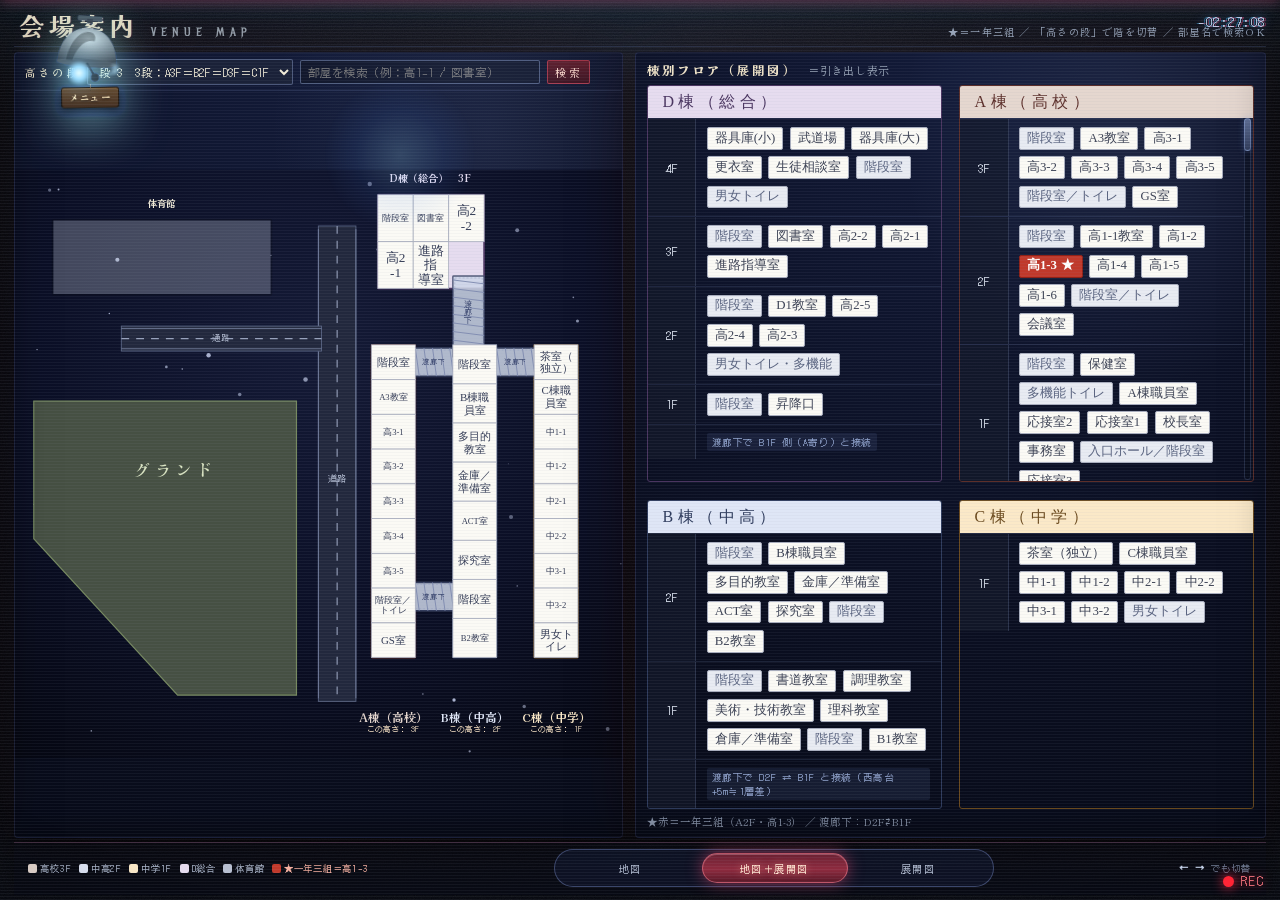
<file: venue.html>
<!DOCTYPE html>
<html lang="ja">
<head>
<meta charset="UTF-8">
<meta name="viewport" content="width=device-width, initial-scale=1.0">
<title>会場案内｜The Last Bell ― 文化祭出し物</title>
<!-- 会場案内：上方＝俯視マップ（高さの段で各棟のフロアを表示）＋下方＝棟別展開図 -->
<link rel="preconnect" href="https://fonts.googleapis.com">
<link rel="preconnect" href="https://fonts.gstatic.com" crossorigin>
<link href="https://fonts.googleapis.com/css2?family=DotGothic16&family=Kaisei+Tokumin:wght@700;900&family=Shippori+Mincho:wght@500;600&family=Yuji+Syuku&family=Special+Elite&family=Metal+Mania&family=Rye&family=IM+Fell+English+SC&display=swap" rel="stylesheet">
<link rel="stylesheet" href="src/site.css">
<style>
  #planCard{position:relative; margin:0 auto; width:min(97%,1200px);
    background:radial-gradient(130% 130% at 50% 0%, #10162e 0%, #0a0d1e 62%, #070a16 100%);
    border:1px solid rgba(30,20,45,.0); border-radius:2px;
    box-shadow:0 10px 34px rgba(0,0,0,.5); overflow:hidden}
  #planBar{display:flex; align-items:center; gap:.8em; flex-wrap:wrap; padding:.65em 1em;
    border-bottom:1px solid rgba(150,170,220,.16)}
  #planBar label{font-family:"Kaisei Tokumin",serif; font-size:.85rem; letter-spacing:.18em; color:#e9dcc0}
  #planFloor{font-family:"DotGothic16",monospace; font-size:.8rem; color:#f2ecd8; max-width:100%;
    background:#1a2138; border:1px solid rgba(150,170,220,.4); border-radius:2px; padding:.28em .7em}
  #planSearch{font-family:"DotGothic16",monospace; font-size:.82rem; color:#f2ecd8;
    background:#10162a; border:1px solid rgba(150,170,220,.45); border-radius:2px; padding:.3em .7em;
    min-width:min(240px,58vw)}
  #planSearchBtn{font-family:"Kaisei Tokumin",serif; font-size:.85rem; letter-spacing:.14em;
    color:#ffd9c9; background:linear-gradient(180deg,#5c1824,#3a0f1a);
    border:1px solid rgba(224,70,90,.6); border-radius:2px; padding:.3em .9em; cursor:pointer}
  #planSearchBtn:hover{filter:brightness(1.2)}
  #searchMsg{font-family:"DotGothic16",monospace; font-size:.7rem; color:#ffd9a0; letter-spacing:.06em}
  #searchPick{font-family:"DotGothic16",monospace; font-size:.82rem; color:#f2ecd8; max-width:100%;
    background:#1a2138; border:1px solid rgba(255,205,120,.5); border-radius:2px; padding:.3em .6em;
    outline:2px solid rgba(255,205,120,.25)}
  #planHint{font-family:"DotGothic16",monospace; font-size:.6rem; letter-spacing:.16em; color:#8b97ad; margin-left:auto}
  #planSvgWrap{width:100%; overflow:auto}
  #planSvg{display:block; width:100%; height:auto}
  #planSvg text{pointer-events:none}
  #planSvg .room{cursor:pointer}
  #planSvg .room:hover{filter:brightness(1.15)}
  #planSvg .room.sel{stroke:#ffd9a0 !important; stroke-width:2.2px}
  #planSvg .room.hit{stroke:#ffd23e !important; stroke-width:3.2px;
    filter:drop-shadow(0 0 5px rgba(255,210,80,.95)) brightness(1.12);
    animation:hitPulse .7s ease-in-out 3}
  @keyframes hitPulse{50%{filter:drop-shadow(0 0 9px #ffd23e) brightness(1.3)}}
  .exRoom.hit{outline:2px solid #ffd23e; box-shadow:0 0 7px rgba(255,210,80,.9); transform:scale(1.04)}
  #planLeg{margin:.8vh auto 0; width:min(97%,1200px); display:flex; gap:1.1em; flex-wrap:wrap;
    font-family:"DotGothic16",monospace; font-size:.6rem; letter-spacing:.1em; color:#b6bfd0;
    text-shadow:0 1px 8px rgba(0,0,0,.9)}
  /* カードと背景の間に置くなめらかな明暗の橋（両端はカード地色から透明へ） */
  .vFade{width:min(97%,1200px); margin:0 auto; height:46px; pointer-events:none}
  .vFade.out{background:linear-gradient(180deg, #070a16 0%, rgba(7,10,22,0) 100%)}
  .vFade.in{background:linear-gradient(180deg, rgba(7,10,22,0) 0%, #10162e 100%)}
  #planLeg i{display:inline-block; width:11px; height:11px; margin-right:.3em; vertical-align:-1px}
  /* 展開図 */
  #exCard{position:relative; margin:0 auto; width:min(97%,1200px);
    background:radial-gradient(130% 130% at 50% 0%, #10162e 0%, #0a0d1e 62%, #070a16 100%);
    border:1px solid rgba(30,20,45,.0); border-radius:2px;
    box-shadow:0 10px 34px rgba(0,0,0,.5); padding:1em 1.2em 1.1em;
    overflow:hidden}
  .exHead{font-family:"Kaisei Tokumin",serif; font-weight:900; font-size:1.05rem;
    letter-spacing:.24em; color:#efe3c8}
  .exHead span{font-family:"Shippori Mincho",serif; font-weight:400; font-size:.7rem;
    letter-spacing:.06em; color:#9aa6b8; margin-left:1em}
  #exPanel{display:grid; gap:1.1em; margin-top:.9em}
  .exBldg{border:1px solid rgba(150,170,220,.25); border-radius:3px; overflow:hidden}
  .exBldg .exName{font-family:"Yuji Syuku",serif; font-size:1rem; letter-spacing:.28em;
    padding:.35em .9em; color:#1a1f30}
  .exFloor{display:flex; border-top:1px solid rgba(150,170,220,.14)}
  .exFloor .fl{flex:0 0 4.2em; display:flex; align-items:center; justify-content:center;
    font-family:"DotGothic16",monospace; font-size:.72rem; color:#dfe6f2;
    background:rgba(20,26,44,.7); border-right:1px solid rgba(150,170,220,.2)}
  .exFloor .rooms{flex:1; display:flex; flex-wrap:wrap; gap:.4em; padding:.5em .65em; align-items:center}
  .exRoom{font-family:"Yuji Syuku",serif; font-size:.8rem; line-height:1.35;
    background:#fbfaf5; color:#3c4254; border:1px solid #a8adbd; border-radius:2px;
    padding:.14em .55em; white-space:nowrap}
  .exRoom.wc,.exRoom.st{background:#e8ebf2; color:#5a6480}
  .exRoom.star{background:#c0392b; color:#fff; border-color:#8e2118; font-weight:bold}
  .exRoom.star::after{content:"★"; margin-left:.35em}
  .exCorr{font-family:"DotGothic16",monospace; font-size:.6rem; letter-spacing:.06em;
    color:#93a6cf; background:rgba(120,140,200,.13); padding:.22em .5em; border-radius:2px}
  .exNote{font-family:"Shippori Mincho",serif; font-size:.72rem; color:#8b97ad; margin-top:.9em}
  /* ===== 会場案内の背景：VHSテープ映像風（均一な暗色地＋ノイズ＋走査線） ===== */
  body.venue-page{
    background:
      radial-gradient(120% 80% at 50% 6%, rgba(88,108,150,.20), rgba(5,7,12,0) 58%),
      linear-gradient(180deg,#04060b 0%,#0a0d18 46%,#070910 100%)}
  .scene{position:relative; min-height:100%}
  /* 映像の粒ノイズ（文書と同じ高さに敷いてスクロールでも継ぎ目なし） */
  .scene .vhsnoise{position:absolute; inset:0; z-index:0; pointer-events:none; display:block;
    background-image:url("data:image/svg+xml;utf8,<svg xmlns='http://www.w3.org/2000/svg' width='180' height='180'><filter id='ns'><feTurbulence type='fractalNoise' baseFrequency='0.9' numOctaves='3' stitchTiles='stitch'/><feColorMatrix type='saturate' values='0'/></filter><rect width='180' height='180' filter='url(%23ns)' opacity='0.7'/></svg>");
    opacity:.1}   /* 全画面ノイズは毎回の再描画が重いため、ちらつきを廃止して静的粒にする */
  .scene .wrap{position:relative; z-index:1}
  /* 走査線＋周辺減光（映像画面として全画面に固定） */
  body.venue-page::after{content:""; position:fixed; inset:0; z-index:9998; pointer-events:none;
    background:
      repeating-linear-gradient(0deg, rgba(220,230,255,.055) 0 1px, transparent 1px 3px),
      radial-gradient(115% 100% at 50% 44%, transparent 62%, rgba(0,0,0,.46) 100%);
    mix-blend-mode:normal}
  /* たびたび画面を横切るトラッキング帯（2本・ずれて走る） */
  .vhsbar{position:fixed; left:0; right:0; top:-6px; height:5px; z-index:9999; pointer-events:none;
    background:linear-gradient(90deg, transparent 3%, rgba(255,50,110,.85) 26%, rgba(80,255,190,.7) 50%, rgba(80,190,255,.85) 74%, transparent 97%);
    box-shadow:0 0 14px rgba(255,70,120,.5), 0 2px 22px rgba(120,220,255,.35);
    filter:blur(.4px); animation:vhsRoll 7.5s linear infinite}
  .vhsbar.b2{height:2px; background:linear-gradient(90deg, transparent 12%, rgba(140,255,220,.5) 44%, rgba(255,90,140,.55) 60%, transparent 88%);
    animation:vhsRoll 7.5s linear infinite; animation-delay:.5s}
  @keyframes vhsRoll{0%{transform:translateY(-2vh); opacity:0}
    62%{transform:translateY(6vh); opacity:0}
    65%{opacity:.85} 70%{transform:translateY(52vh); opacity:.35}
    75%{opacity:.8} 80%{transform:translateY(112vh); opacity:.6}
    84%{transform:translateY(128vh); opacity:.15}
    90%,100%{transform:translateY(132vh); opacity:0}}
  /* REC表示（録画中） */
  .recTag{position:fixed; right:14px; bottom:10px; z-index:9999; pointer-events:none;
    font-family:"DotGothic16",monospace; font-size:.78rem; letter-spacing:.2em; color:rgba(255,120,130,.9);
    display:flex; align-items:center; gap:.5em; text-shadow:0 0 10px rgba(255,40,60,.7)}
  .recTag i{width:11px; height:11px; border-radius:50%; background:#ff2536;
    box-shadow:0 0 12px rgba(255,40,70,1); animation:recBlink 1.1s steps(2) infinite}
  @keyframes recBlink{0%,55%{opacity:1}56%,100%{opacity:.1}}
  /* 録画タイムコード（右上・ちらつきながら減っていく） */
  .timecode{position:fixed; top:12px; right:14px; z-index:9998; pointer-events:none;
    font-family:"DotGothic16",monospace; font-size:.8rem; letter-spacing:.12em;
    color:rgba(214,228,255,.85); text-shadow:0 0 8px rgba(120,180,255,.7), 2px 0 0 rgba(255,60,110,.4), -2px 0 0 rgba(60,190,255,.4);
    animation:tcFlick 5s steps(1) infinite}
  @keyframes tcFlick{0%,86%,92%,100%{opacity:1}88%{opacity:.35}90%{opacity:.8}}

  /* ===== アニメーション（強調版） ===== */
  /* 文字影の呼吸アニメは毎フレームのテキスト再描画が重いので廃止：静的な文字影＋軽いゆらぎのみ */
  .site-page h1{animation:titleJit 7.5s ease-in-out infinite;
    text-shadow:2px 0 0 rgba(255,60,110,.16), -2px 0 0 rgba(70,190,255,.15), 0 0 22px rgba(255,150,60,.2)}
  @keyframes titleJit{0%,88%,100%{transform:none; opacity:1}
    90%{transform:translateX(-1px) skewX(-.6deg); opacity:.92}
    92%{transform:translateX(1.5px) skewX(.4deg)}
    94%{transform:none; opacity:1}}
  .site-page .rule{animation:ruleGlow 3.6s ease-in-out infinite}
  @keyframes ruleGlow{0%,100%{opacity:.45; box-shadow:0 0 4px rgba(190,60,70,.25)}
    50%{opacity:1; box-shadow:0 0 16px rgba(226,80,90,.6)}}
  /* 大パネルの box-shadow 無限アニメ(cardGlow)は毎フレーム再描画になるため廃止。
     影は各パネルの静的box-shadowで表現し、入場のcardUpだけ残す */
  #planCard{animation:cardUp .95s cubic-bezier(.2,.7,.2,1) .72s both}
  #exCard{animation:cardUp .95s cubic-bezier(.2,.7,.2,1) .85s both}
  #planLeg{animation:cardUp .95s ease .45s both}
  @keyframes cardUp{from{opacity:0; transform:translateY(30px)}to{opacity:1; transform:none}}
  /* 入場アニメはワイプ(幕)が開き切る後から（~1.0s過ぎ）始める */
  .exBldg{animation:exIn .85s ease backwards}
  .exBldg:nth-child(1){animation-delay:1.02s}
  .exBldg:nth-child(2){animation-delay:1.15s}
  .exBldg:nth-child(3){animation-delay:1.28s}
  .exBldg:nth-child(4){animation-delay:1.41s}
  @keyframes exIn{from{opacity:0; transform:translateY(18px); filter:blur(4px)}
    to{opacity:1; transform:none; filter:none}}
  /* 地図：読込時は明るく走る・段の切替はフラッシュ */
  #planSvg{animation:svgIn .8s ease-out both}
  @keyframes svgIn{from{opacity:0; filter:brightness(2)}to{opacity:1; filter:none}}
  #planSvgWrap.fx #planSvg{animation:mapFlash .38s ease-out}
  @keyframes mapFlash{0%{filter:brightness(1.9) drop-shadow(0 0 14px rgba(190,225,255,.85)); opacity:.9}
    100%{filter:none; opacity:1}}
  /* SVG全体のfilter/opacityを毎フレーム動かすと地図が丸ごと再描画されるため静止表示に */
  #planSvg rect.star{fill:#c0392b}
  #planSvg .corr{opacity:.85}
  #planSvg .room{transition:filter .15s ease}
  /* ---- 棟の色分け＋ホバーハイライト（右カードhoverと同時・よりはっきり） ---- */
  #planSvg .bld{transition:stroke-width .2s ease, filter .2s ease, opacity .25s ease}
  #planSvg .bld.lit{stroke-width:4.5;
    filter:drop-shadow(0 0 6px var(--bg)) drop-shadow(0 0 14px var(--bg));
    animation:bldLit 1.5s ease-in-out infinite}
  @keyframes bldLit{0%,100%{stroke:var(--bg)}
    50%{stroke:var(--bd)}}
  #planSvg .ring{fill:none; pointer-events:none; stroke-width:3;
    transform-box:fill-box; transform-origin:center;
    animation:bldRing 1.5s cubic-bezier(.2,.6,.3,1) infinite}
  @keyframes bldRing{0%{transform:scale(1); opacity:1}
    50%{transform:scale(1.09); opacity:.4}
    100%{transform:scale(1.09); opacity:0}}
  /* 右側：ホバー中の棟カードの強調 */
  #exPanel .exBldg .exName{user-select:none}
  #exPanel .exBldg.sel{outline:2.5px solid rgba(255,255,255,.8); outline-offset:2px;
    box-shadow:0 0 22px rgba(255,255,255,.35); filter:brightness(1.08)}
  .exRoom{transition:transform .18s ease, box-shadow .18s ease}
  .exRoom:hover{transform:translateY(-2px) scale(1.03); box-shadow:0 4px 14px rgba(0,0,0,.5)}
  /* カード内：走る光＋ごく淡い走査線（映像の枠らしく） */
  #planCard::before,#exCard::before{content:""; position:absolute; inset:0; pointer-events:none;
    background:radial-gradient(60% 55% at 78% 10%, rgba(150,172,235,.10), transparent 60%);
    animation:cardSheen 8s ease-in-out infinite alternate}
  @keyframes cardSheen{0%{opacity:.4; transform:translateY(1.5%)}100%{opacity:1; transform:translateY(-2%)}}
  #planCard::after,#exCard::after{content:""; position:absolute; inset:0; z-index:2; pointer-events:none;
    background:repeating-linear-gradient(0deg, rgba(0,0,0,.06) 0 1px, transparent 1px 3px);
    opacity:.35}

  /* 地図エリア：オーバーレイなし（霧は地図に被せない） */
  #planSvgWrap{position:relative; overflow:hidden}

  /* ===== ビュー切替（地図 / 展開図） ===== */
  #viewTabs{position:sticky; top:0; z-index:60; display:flex; gap:.7em; justify-content:center;
    padding:.75em 0; width:min(97%,1200px); margin:1.2vh auto 0;
    background:linear-gradient(180deg, rgba(4,6,12,.94) 0%, rgba(4,6,12,.72) 62%, rgba(4,6,12,0) 100%)}
  #viewTabs .tab{font-family:"Kaisei Tokumin",serif; font-weight:700; font-size:.92rem;
    letter-spacing:.2em; text-indent:.2em; color:#c9d2e2;
    background:rgba(24,30,54,.9); border:1px solid rgba(130,150,215,.45); border-radius:3px;
    padding:.48em 1.6em; cursor:pointer; white-space:nowrap;
    box-shadow:0 3px 12px rgba(0,0,0,.45);
    transition:color .2s, background .2s, border-color .2s, transform .15s}
  #viewTabs .tab:hover{color:#fff; border-color:rgba(255,170,120,.75); transform:translateY(-1px)}
  #viewTabs .tab.on{color:#1c1522; border-color:#f0dfae;
    background:linear-gradient(180deg,#f0dfb6,#cfb184)}
  .view{animation:viewIn .38s ease-out both}
  .view[hidden]{display:none}
  @keyframes viewIn{from{opacity:0; transform:translateY(12px)}to{opacity:1; transform:none}}
  /* 展開図は広い画面では2列に並べ縦を短く */
  #exPanel{grid-template-columns:1fr}
  @media (min-width:820px){ #exPanel{grid-template-columns:repeat(2, minmax(0, 1fr))} }

  /* ============ 一画面レイアウト：地図/並列/展開図 の3モード ============ */
  body.venue-page{overflow:hidden; height:100vh;
    /* 操作（キー切替・カードhover等）中にページのテキストが選択されてしまうのを防ぐ */
    -webkit-user-select:none; -moz-user-select:none; user-select:none}
  /* 検索・プルダウン等の入力欄は選択・編集できるように戻す */
  body.venue-page input, body.venue-page select, body.venue-page textarea{
    -webkit-user-select:text; -moz-user-select:text; user-select:text}
  body.venue-page .wrap{width:100vw; max-width:none; height:100vh; margin:0;
    padding:.6vh 1.1vw .6vh; display:flex; flex-direction:column; z-index:1}
  body.venue-page .vHead{flex:0 0 auto; display:flex; align-items:baseline; gap:1.4em;
    flex-wrap:wrap; padding:.35vh 0 .45vh;
    border-bottom:1px solid rgba(120,150,220,.22); margin-bottom:.6vh}
  .site-page.venue-page h1{font-size:clamp(1rem,2.2vw,1.55rem); letter-spacing:.2em;
    text-indent:.2em; margin:0; line-height:1.35; text-shadow:1px 0 0 rgba(255,60,110,.14), -1px 0 0 rgba(70,190,255,.13)}
  .site-page.venue-page h1 .en{display:inline; font-size:.5em; letter-spacing:.4em;
    margin-left:1em; color:#9aa7b2}
  .site-page.venue-page .prep{font-size:.64rem; letter-spacing:.12em; color:#9fb0c6;
    line-height:1.6; margin:0 0 0 auto; text-align:right; white-space:nowrap}
  body.venue-page .rule{display:none}
  body.venue-page .vFade, body.venue-page #viewTabs{display:none}

  #frame{flex:1 1 auto; min-height:0; position:relative; display:flex}
  #stage{flex:1; min-width:0; display:flex; gap:12px; min-height:0}
  body.venue-page #planCard, body.venue-page #exCard{
    width:auto; margin:0; flex:1 1 0; min-width:0; min-height:0;
    display:flex; flex-direction:column; position:relative; overflow:hidden;
    background:radial-gradient(140% 130% at 50% 0%, #121a38 0%, #0a0e20 58%, #060914 100%);
    border:1px solid rgba(140,150,220,.16); border-radius:4px;
    box-shadow:0 16px 60px rgba(0,0,0,.55), 0 0 90px rgba(226,40,70,.06)}
  body[data-mode="0"] #exCard{display:none}
  body[data-mode="2"] #planCard{display:none}

  body.venue-page #planBar{padding:.42em .7em; gap:.55em; font-size:.8em}
  body.venue-page #planBar label{font-size:.72rem}
  body.venue-page #planSearchBtn, body.venue-page #planSearch, body.venue-page #planFloor{font-size:.72rem; padding:.26em .6em}
  body.venue-page #planHint{display:none}
  #planSvgWrap{flex:1 1 auto; min-height:0; display:flex; position:relative; overflow:hidden}
  body.venue-page #planSvg{width:100%; height:100%; max-width:none; max-height:none; margin:0}
  body.venue-page #exCard{padding:.45em .7em}
  body.venue-page #exCard .exHead{font-size:.78rem}
  body.venue-page #exPanel{flex:1; min-height:0; overflow-y:auto; overflow-x:hidden; margin-top:.4em;
    position:relative; scrollbar-width:none}   /* 行はgrid本来の挙動に任せ、カード寸法は変えない */
  body.venue-page #exPanel::-webkit-scrollbar{display:none}
  /* パネル全体のスライダーは廃止：カード内(.exBod)のスライダーだけで足りる（ホイールは両対応） */
  /* ---- カード内スクロール：カード寸法は保ったまま、中の階層を内部スクロール ---- */
  body.venue-page #exPanel .exBldg, .flyCard{display:flex; flex-direction:column}
  body.venue-page #exPanel .exBldg .exName, .flyCard .exName{flex:0 0 auto}
  #exPanel .exBldg .exBod, .flyCard .exBod{flex:1 1 auto; min-height:0; overflow-y:auto; overflow-x:hidden;
    position:relative; scrollbar-width:none}
  #exPanel .exBldg .exBod::-webkit-scrollbar, .flyCard .exBod::-webkit-scrollbar{display:none}
  #exPanel .exBldg .exBod.pvs2-on, .flyCard .exBod.pvs2-on{padding-right:10px}
  /* スライダーはスクローラ(.exBod)の外＝カード直下に重ねる。内容に追従しない（top/heightはJSで配置） */
  .pvs2{position:absolute; right:1px; width:9px; z-index:120; display:none}
  .pvs2.pvs2-show{display:block}
  .pvs2 .pv2-track{position:absolute; inset:1px; border-radius:5px;
    background:rgba(10,14,28,.45); border:1px solid rgba(130,150,215,.22)}
  .pvs2 .pv2-thumb{position:absolute; left:1px; right:1px; min-height:20px; border-radius:4px;
    cursor:grab; background:linear-gradient(180deg,#5f6f97,#333e5d);
    border:1px solid rgba(160,185,240,.42);
    box-shadow:0 0 6px rgba(100,140,230,.35)}
  .pvs2 .pv2-thumb:active{cursor:grabbing; background:#7c8dbb}
  body.venue-page .exNote{margin-top:.5em; font-size:.66rem}

  /* 中央から開くワイプ（入場・モード切替） */
  #wipe{position:absolute; inset:0; z-index:90; pointer-events:none}
  #wipe i{position:absolute; top:0; bottom:0; width:50.6%; transition:transform .34s cubic-bezier(.7,0,.25,1)}
  #wipe .wL{left:0; transform:translateX(0)}
  #wipe .wR{right:0; transform:translateX(0)}
  body.venue-page.arrived #wipe .wL{transform:translateX(-103%)}
  body.venue-page.arrived #wipe .wR{transform:translateX(103%)}
  #wipe i{background:linear-gradient(180deg,#03040b 0%,#0d1124 55%,#070a16 100%);
    box-shadow:0 0 46px rgba(0,0,0,.75)}
  /* cover中は中央に閉じる */

  /* ===== 展開図カード：ホバー時は「幻影カード」をbody最前面へ飛ばす =====
     元カードは動かさない（hoverが安定）。影カードだけが浮き上がって傾く。 */
  #exPanel .exBldg{position:relative; transition:opacity .3s ease, filter .3s ease, box-shadow .3s ease}
  /* 1枚が飛んでいる間だけ他カードを滲ませる */
  #exPanel.lifting .exBldg:not(.lift-src){
    filter:blur(1.7px) brightness(.82) saturate(.86)}
  /* 元カードはわずかに控えめになる（消えない。未来の部屋名クリック操作の土台も兼ねる） */
  #exPanel .exBldg.lift-src{opacity:.78; filter:blur(.6px) saturate(.9)}
  /* 飛んでいる影カード：どこにも切られない */
  .flyCard{position:fixed !important; z-index:10000; margin:0 !important;
    border-radius:4px; border:1px solid rgba(190,235,255,.9);
    box-shadow:0 44px 90px rgba(0,0,0,.66), 0 0 70px rgba(140,205,255,.3);
    transform-origin:50% 50%; will-change:transform,left,top; pointer-events:none;
    background:#0d1228; overflow:hidden}
  /* 幻影カード上の光沢：傾き角に応じてJSが毎フレーム動かす（帯・ハイライト・縁光） */
  .flyCard .gl-sheen,.flyCard .gl-glint,.flyCard .gl-rim{
    position:absolute; z-index:95; pointer-events:none; mix-blend-mode:screen;
    will-change:transform,opacity; opacity:0}
  .flyCard .gl-sheen{top:-10%; bottom:-10%; left:0; width:24%;
    background:linear-gradient(90deg, rgba(255,255,255,0) 0%, rgba(212,238,255,.14) 26%,
      rgba(255,255,255,.46) 50%, rgba(212,238,255,.14) 74%, rgba(255,255,255,0) 100%);
    filter:blur(.6px)}
  .flyCard .gl-glint{width:56%; height:46%; left:22%; top:27%; border-radius:50%;
    background:radial-gradient(50% 50% at 50% 50%, rgba(205,238,255,.6) 0%,
      rgba(175,220,255,.2) 46%, rgba(150,200,255,0) 72%);
    filter:blur(1px)}
  .flyCard .gl-rim{left:-6%; right:-6%; bottom:-12%; height:34%; border-radius:50%;
    background:radial-gradient(50% 60% at 50% 100%, rgba(150,210,255,.38) 0%,
      rgba(130,190,255,.1) 46%, rgba(120,180,255,0) 72%);
    filter:blur(1.5px)}
  /* 幕が閉じている間（ページ入場tenter／モード切替wiping／ページ離脱leaving／未開幕）は
     地図パネルと展開図パネルをまとめて出さない。幕がすべて開き切ってから淡く現す。 */
  body.venue-page:not(.arrived) #planCard,
  body.venue-page:not(.arrived) #exCard,
  body.venue-page.tenter #planCard,
  body.venue-page.tenter #exCard,
  body.venue-page.wiping #planCard,
  body.venue-page.wiping #exCard,
  body.venue-page.leaving #planCard,
  body.venue-page.leaving #exCard{opacity:0; visibility:hidden}
  body.venue-page.arrived:not(.tenter):not(.wiping):not(.leaving) #planCard,
  body.venue-page.arrived:not(.tenter):not(.wiping):not(.leaving) #exCard{opacity:1; visibility:visible; transition:opacity .22s ease .02s}

  /* 幻影生成に失敗した時の保険：本体を浮かせる */
  #exPanel .exBldg.fb{transform:perspective(1500px) translateY(-22px) scale(1.16);
    z-index:900; box-shadow:0 44px 90px rgba(0,0,0,.66), 0 0 70px rgba(140,205,255,.3)}

  /* 下部スライダー（3停止・VHSテープ風のツマミ） */
  #modeBar{flex:0 0 auto; position:relative; z-index:130; display:flex; align-items:center;
    gap:1.1em; padding:.4em .9em .45em; margin-top:.5vh;
    background:linear-gradient(180deg, rgba(7,9,18,.4), rgba(8,10,20,.94));
    border-top:1px solid rgba(150,90,120,.35);
    box-shadow:0 -8px 30px rgba(0,0,0,.4)}
  .miniLeg{display:flex; gap:.8em; flex-wrap:nowrap; margin-right:auto; overflow:hidden;
    font-family:"DotGothic16",monospace; font-size:.58rem; letter-spacing:.08em; color:#a9b4c8}
  .miniLeg span{display:flex; align-items:center; gap:.32em; white-space:nowrap}
  .miniLeg i{display:inline-block; width:9px; height:9px; border-radius:2px}
  .miniLeg .st{color:#f5b0a0}
  .rail{position:relative; flex:0 0 auto; display:flex; align-items:center; width:min(440px,36vw); height:38px;
    background:rgba(16,21,40,.8); border:1px solid rgba(130,150,215,.4); border-radius:20px; padding:3px}
  .rail::before{content:""; position:absolute; top:3px; bottom:3px; left:3px; width:calc((100% - 6px)/3);
    border-radius:17px;
    background:linear-gradient(180deg,#6b2133,#8e2b3f 55%,#5a1828);
    border:1px solid rgba(255,130,150,.55);
    box-shadow:0 0 16px rgba(255,80,120,.5), inset 0 1px 0 rgba(255,200,210,.25);
    transition:left .5s cubic-bezier(.65,0,.3,1)}
  body[data-mode="0"] .rail::before{left:3px}
  body[data-mode="1"] .rail::before{left:calc(3px + (100% - 6px)/3)}
  body[data-mode="2"] .rail::before{left:calc(3px + 2*(100% - 6px)/3)}
  .rail button{flex:1; position:relative; z-index:1; background:none; border:0; cursor:pointer;
    font-family:"DotGothic16",monospace; font-size:.64rem; letter-spacing:.14em;
    color:#aeb8cc; padding:.1em 0 .15em; transition:color .25s}
  .rail button.on{color:#ffe6d2; text-shadow:0 0 8px rgba(255,170,150,.6)}
  .mHint{margin-left:auto; font-family:"DotGothic16",monospace; font-size:.58rem;
    letter-spacing:.12em; color:#76839c; white-space:nowrap}
  .mHint b{color:#c9d6ee; letter-spacing:.1em}
  @media (prefers-reduced-motion:reduce){
    *{animation:none !important; transition:none !important}}
  @media (pointer:coarse){ #planHint{display:none} }
</style>
</head>
<body class="site-page venue-page" data-mode="1">
<div class="vhsbar" aria-hidden="true"></div>
<div class="vhsbar b2" aria-hidden="true"></div>
<div class="recTag" aria-hidden="true"><i></i>REC</div>
<div class="timecode" id="timecode" aria-hidden="true">-02:31:07</div>
<div class="scene">
  <i class="vhsnoise" aria-hidden="true"></i>
  <div class="wrap">
  <header class="vHead">
    <h1>会場案内<span class="en">VENUE MAP</span></h1>
    <p class="prep">★＝一年三組 ／ 「高さの段」で階を切替 ／ 部屋名で検索OK</p>
  </header>

  <div id="frame">
    <div id="stage">
      <section id="planCard" class="pane" aria-label="俯視マップ">
        <div id="planBar">
          <label for="planFloor">高さの段</label>
          <select id="planFloor"></select>
          <input id="planSearch" type="search" placeholder="部屋を検索（例：高1-1 / 図書室）">
          <button id="planSearchBtn" type="button">検索</button>
          <select id="searchPick" style="display:none"></select>
          <span id="searchMsg"></span>
        </div>
        <div id="planSvgWrap">
          <svg id="planSvg" xmlns="http://www.w3.org/2000/svg" viewBox="0 0 1000 900" preserveAspectRatio="xMidYMid meet"></svg>
        </div>
      </section>
      <section id="exCard" class="pane" aria-label="展開図">
        <div class="exHead">棟別フロア（展開図）<span>＝引き出し表示</span></div>
        <div id="exPanel"></div>
        <p class="exNote">★赤＝一年三組（A2F・高1-3） ／ 渡廊下：D2F⇄B1F</p>
      </section>
    </div>
    <div id="wipe" aria-hidden="true"><i class="wL"></i><i class="wR"></i></div>
  </div>

  <div id="modeBar">
    <div class="miniLeg">
      <span><i style="background:#e5d7cf"></i>高校3F</span>
      <span><i style="background:#dfe6f6"></i>中高2F</span>
      <span><i style="background:#fbe9c8"></i>中学1F</span>
      <span><i style="background:#e6dcef"></i>D総合</span>
      <span><i style="background:#b8bfd0"></i>体育館</span>
      <span class="st"><i style="background:#c0392b"></i>★一年三組＝高1-3</span>
    </div>
    <div class="rail" id="modeRail">
      <button type="button" data-m="0">地図</button>
      <button type="button" data-m="1" class="on">地図＋展開図</button>
      <button type="button" data-m="2">展開図</button>
    </div>
    <div class="mHint"><b>← →</b> でも切替</div>
  </div>
</div>
</div>
<script src="src/venue.js"></script>
<script>
/* 録画タイムコード：1秒ずつ巻き戻る（VHSの画面隅の時刻表示） */
(function () {
  var tc = document.getElementById("timecode");
  if (!tc) return;
  var mm = 2, ss = 31, ff = 0;
  setInterval(function () {
    ff = Math.floor(Math.random() * 30);
    tc.textContent = "-" + String(mm).padStart(2, "0") + ":" + String(ss).padStart(2, "0") + ":" + String(ff).padStart(2, "0");
    ss -= 1;
    if (ss < 0) { ss = 59; mm -= 1; if (mm < 0) mm = 59; }
  }, 900);
})();
/* 3モード切替：0=地図のみ 1=地図＋展開図 2=展開図のみ（中央ワイプで切替） */
(function () {
  var btns = Array.prototype.slice.call(document.querySelectorAll("#modeRail button"));
  var body = document.body;
  var busy = false;
  function setMode(m) {
    body.setAttribute("data-mode", String(m));
    btns.forEach(function (b) { b.classList.toggle("on", parseInt(b.getAttribute("data-m"), 10) === m); });
  }
  function flip(m) {
    if (busy) return;
    busy = true;
    body.classList.remove("arrived");          /* ワイプが中央で閉じる */
    setTimeout(function () {
      setMode(m);
      body.classList.add("arrived");           /* 中央から開く */
      busy = false;
    }, 350);
  }
  btns.forEach(function (b) {
    b.addEventListener("click", function () { flip(parseInt(b.getAttribute("data-m"), 10)); });
  });
  document.addEventListener("keydown", function (e) {
    var tag = (e.target && e.target.tagName) || "";
    if (/INPUT|SELECT|TEXTAREA/.test(tag)) return;
    var cur = parseInt(body.getAttribute("data-mode") || "1", 10);
    if (e.key === "ArrowLeft") { e.preventDefault(); flip(cur === 0 ? 2 : cur - 1); }
    else if (e.key === "ArrowRight") { e.preventDefault(); flip(cur === 2 ? 0 : cur + 1); }
  });
  /* 入場：初期は中央の幕、すこし待って左右へ開く */
  setTimeout(function () { body.classList.add("arrived"); }, 260);
  window.__mode = { flip: flip, cur: function () { return parseInt(body.getAttribute("data-mode") || "1", 10); } };
})();

/* 展開図カード：hoverで「幻影カード」を最前面へ
   マウスイベントはexPanelへの委譲にし、進入経路によらず確実に発火させる */
(function () {
  var panel = document.getElementById("exPanel");
  if (!panel) return;
  var cards = Array.prototype.slice.call(panel.querySelectorAll(".exBldg"));
  var hoverCard = null;
  var st = null;          /* {el, t, dir, ry, rx, ryT, rxT, card, g} */
  var RY = 12, RX = 9;  /* 傾きの最大角：横(rotateY)／縦(rotateX) */
  var geoWatch = false; /* 幻影がパネル外へ飛び出しても、ポインタが幻影の上に居る間は離脱しない */
  var leaveT = null, raf = null, last = 0, fallbackOn = false;
  var retirees = [];    /* 差し替え時に即消さずフェードアウトさせる旧カードの幻影 */
  var wipeT = null;     /* ワイプ中に .wiping を外すタイマー */
  var holdUntil = 0;    /* この時刻まで幻影の生成を抑止（入場・切替ワイプ中） */
  var lastPX = -9999, lastPY = -9999, recheckT = null;  /* 静止マウス再検出用 */
  window.__cardFX = { enter: 0, leave: 0, ghost: 0, skip: 0, fallback: 0, err: [], log: [],
    reset: function () {
      this.enter = this.leave = this.ghost = this.skip = this.fallback = 0;
      this.err.length = 0; this.log.length = 0;
    },
    live: function () {
      var r = null;
      if (st && st.el && st.el.isConnected) r = st.el.getBoundingClientRect();
      return {
        hover: !!hoverCard,
        key: hoverCard ? (hoverCard.getAttribute("data-key") || hoverCard.className) : null,
        ghost: !!st, t: st ? +st.t.toFixed(2) : null, dir: st ? st.dir : null,
        rect: r ? { l: Math.round(r.left), t: Math.round(r.top), w: Math.round(r.width), h: Math.round(r.height) } : null,
        lifting: panel.classList.contains("lifting"),
        src: hoverCard ? hoverCard.classList.contains("lift-src") : false,
        geoHold: !!geoWatch,
        holdMs: Math.round(Math.max(0, holdUntil - performance.now())),
        tilt: st ? { ry: Math.round(st.ry * 10) / 10, rx: Math.round(st.rx * 10) / 10,
                     ryT: Math.round(st.ryT), rxT: Math.round(st.rxT) } : null
      };
    }
  };
  function elTag(el) {
    if (!el) return "-";
    if (el.nodeType !== 1) return "#" + el.nodeType;
    var cn = el.className; if (cn && cn.baseVal !== undefined) cn = cn.baseVal;
    var k = el.getAttribute ? el.getAttribute("data-key") : null;
    return (typeof cn === "string" && cn ? "." + cn.trim().split(/\s+/).join(".") : el.tagName) + (k ? "[" + k + "]" : "");
  }
  function logEvt(kind, why, e, extra) {
    var L = window.__cardFX.log;
    L.push(kind + (why ? ":" + why : "") + " @" + Math.round(performance.now()) + "ms tgt=" +
      elTag(e && e.target) + " rel=" + elTag(e && e.relatedTarget) + (extra ? " (" + extra + ")" : ""));
    if (L.length > 16) L.splice(0, L.length - 16);
  }
  function ease(o) { return 1 - Math.pow(1 - o, 3); }   /* easeOutCubic */
  function suppressed() {   /* 幕が開き切るまでは幻影を出さない */
    return !document.body.classList.contains("arrived") || performance.now() < holdUntil;
  }
  function addWipe() {      /* モード切替中：展開図の中身を隠すクラス */
    document.body.classList.add("wiping");
    if (wipeT) clearTimeout(wipeT);
    wipeT = setTimeout(function () { document.body.classList.remove("wiping"); wipeT = null; }, 860);
  }
  function startFrame() {
    if (raf) return;
    last = performance.now();
    raf = requestAnimationFrame(frame);
  }
  function frame(now) {
    raf = null;
    /* rAFのnowは合成器クロックのため直前のlastより古い値を返すことがある（回り込み）。
       進行時間は主導のperformance.now()で測る（lastと同源・単調） */
    var nowMs = performance.now();
    var dt = Math.min(48, nowMs - last); last = nowMs;
    /* 差し替えで残った旧カードの幻影：独立に素早くフェードアウトさせて掃除する */
    var keep = false;
    if (dt > 0 && retirees.length) {
      for (var i = retirees.length - 1; i >= 0; i--) {
        var q = retirees[i];
        q.t -= dt / q.dur;
        if (q.t <= 0) { q.el.remove(); retirees.splice(i, 1); }
        else {
          /* 旧カードは元の位置へ沈みながらフェード（静止フェードだと「瞬消」に見えるため） */
          var qe = ease(q.t);
          q.el.style.transform = "perspective(1500px) rotateX(" + (q.rx * qe).toFixed(2) +
            "deg) rotateY(" + (q.ry * qe).toFixed(2) + "deg) translateY(" + (-22 * qe).toFixed(1) +
            "px) scale(" + (1 + 0.16 * qe).toFixed(3) + ")";
          q.el.style.opacity = String(Math.max(0, Math.min(1, q.t)));
          keep = true;
        }
      }
    }
    if (!st) {                 /* 幻影が無ければ旧カードの掃除だけで停止 */
      if (keep) raf = requestAnimationFrame(frame);
      return;
    }
    if (dt > 0) {
      var sgn = st.dir > 0 ? 1 : (st.dir < 0 ? -1 : 0);   /* dir=0: 持ち上げ完了後のホールド（増減なし） */
      var spd = (st.dir < 0 && st.fast) ? 260 : 420;      /* 退場は速めに沈める */
      st.t += sgn * dt / spd;
    }
    if (st.t >= 1) { st.t = 1; if (st.dir > 0) st.dir = 0; } /* 浮き上がり完了：傾きのみ */
    if (st.t <= 0 && st.dir < 0) {   /* 戻り切った時だけ破棄（浮上中は絶対に消さない） */
      var e0 = st.el; st = null;
      e0.remove();
      if (retirees.length) raf = requestAnimationFrame(frame);
      return;
    }
    if (st.t < 0) st.t = 0;
    var e = ease(st.t);
    var liftY = -22 * e, sc = 1 + 0.16 * e;
    var tx = st.ry + (st.ryT - st.ry) * 0.3;
    var ty = st.rx + (st.rxT - st.rx) * 0.3;
    st.ry = tx; st.rx = ty;
    /* 同一内容の書き込みを避ける（同値setでもstyle再計算が走るため） */
    var ts = "perspective(1500px) rotateX(" + ty.toFixed(2) + "deg) rotateY(" + tx.toFixed(2) +
      "deg) translateY(" + liftY.toFixed(1) + "px) scale(" + sc.toFixed(3) + ")";
    if (st.el.style.transform !== ts) st.el.style.transform = ts;
    /* 戻り：沈みながら一様にフェードアウト（t=1..0 が opacity=1..0） */
    if (st.dir < 0) {
      var opv = String(Math.max(0, Math.min(1, st.t)));
      if (st.el.style.opacity !== opv) st.el.style.opacity = opv;
    }
    /* 光沢：傾き角で帯が横へスライドし、ハイライトが移動・明滅する */
    if (st.g && st.t > 0.02) {
      var ryN = Math.max(-1, Math.min(1, tx / RY));   /* 横傾き -1..1 */
      var rxN = Math.max(-1, Math.min(1, ty / RX));   /* 縦傾き -1..1 */
      var sht = "translateX(" + (-130 - ryN * 560).toFixed(1) + "%)";
      if (st.g.sh.style.transform !== sht) st.g.sh.style.transform = sht;
      var sho = String((0.06 + 0.52 * Math.abs(ryN)) * e);
      if (st.g.sh.style.opacity !== sho) st.g.sh.style.opacity = sho;
      var glt = "translate3d(" + (ryN * 46).toFixed(1) + "%, " + (-rxN * 52).toFixed(1) + "%, 0)";
      if (st.g.gl.style.transform !== glt) st.g.gl.style.transform = glt;
      var glo = String(Math.min(1, (0.08 + Math.abs(ryN) * 0.4 + Math.abs(rxN) * 0.55) * e));
      if (st.g.gl.style.opacity !== glo) st.g.gl.style.opacity = glo;
      var rmo = String((0.1 + 0.55 * e) * (0.5 + 0.5 * Math.abs(ryN)));
      if (st.g.rm.style.opacity !== rmo) st.g.rm.style.opacity = rmo;
    }
    /* ホールド中も原カード⇄幻影の内部スクロール位置を同期する（フレームは回し続ける） */
    if (st.card) {
      var _sB2 = st.card.querySelector(".exBod"), _gB2 = st.el.querySelector(".exBod");
      if (_sB2 && _gB2 && _gB2.scrollTop !== _sB2.scrollTop) _gB2.scrollTop = _sB2.scrollTop;
    }
    raf = requestAnimationFrame(frame);
  }
  function spawn(card) {
    if (st) {
      if (st.card === card) return;        /* 同じカードの幻影が既に飛んでいる */
      /* 直前のカードの幻影：即消さず素早くフェードアウトさせてから差し替え（切替が滑らか） */
      var _prev = st.el, _prevT = st.t;
      var _ry = st.ry, _rx = st.rx;
      if (raf) { cancelAnimationFrame(raf); raf = null; }
      st = null;
      if (_prev) {
        _prev.style.opacity = "1";
        retirees.push({ el: _prev, t: Math.max(_prevT, 0.12), dur: 240, ry: _ry, rx: _rx });
        startFrame();
      }
    }
    try {
      var r = card.getBoundingClientRect();
      var c = card.cloneNode(true);
      c.classList.add("flyCard");
      c.classList.remove("lift-src", "foxglow", "lure");
      c.removeAttribute("id");
      c.style.left = r.left + "px";
      c.style.top = r.top + "px";
      c.style.width = r.width + "px";
      c.style.height = r.height + "px";
      c.style.animation = "none";      /* クローンが exIn 入場アニメ等を引き継がない（CSSアニメが内蔵transformを上書きするため） */
      c.style.transition = "none";
      var gSh = document.createElement("i"), gGl = document.createElement("i"), gRm = document.createElement("i");
      gSh.className = "gl-sheen"; gGl.className = "gl-glint"; gRm.className = "gl-rim";
      [gSh, gGl, gRm].forEach(function (x) { x.setAttribute("aria-hidden", "true"); c.appendChild(x); });
      document.body.appendChild(c);
      /* カード内スクロール(.exBod)を幻影にも反映：位置を合わせ、幻影内にもスライダーを装備 */
      var _srcB = card.querySelector(".exBod"), _flyB = c.querySelector ? c.querySelector(".exBod") : null;
      if (_srcB && _flyB) {
        /* クローンには元カードの古い滑条(.pvs2/旧リスナー)が入っているので、一旦取り除いて新規生成する */
        var _oldP = _flyB.querySelectorAll ? _flyB.querySelectorAll(".pvs2") : null;
        if (_oldP && _oldP.length) _oldP.forEach(function (op) { op.remove(); });
        _flyB.classList.remove("pvs2-on");
        var _sh0 = _flyB.scrollHeight;   /* レイアウトを確定させてから位置を合わせる */
        _flyB.scrollTop = _srcB.scrollTop;
        installSlider(_flyB, { wrap: 'pvs2', track: 'pv2-track', thumb: 'pv2-thumb', on: 'pvs2-on', thr: 6, minTh: 18 });
      }
      st = { el: c, t: 0, dir: 1, ry: 0, rx: 0, ryT: 0, rxT: 0, card: card,
             g: { sh: gSh, gl: gGl, rm: gRm } };
      window.__cardFX.ghost++;
      startFrame();
      /* 保険：幻影がまともに描画されない環境では本体を浮かせる */
      fallbackOn = false;
      setTimeout(function () {
        if (st && st.el && !document.body.contains(st.el)) { fb(card); }
        else if (st && st.el && st.el.getBoundingClientRect().width === 0) { fb(card); }
      }, 260);
    } catch (err) {
      window.__cardFX.err.push(String(err));
      fb(card);
    }
  }
  function fb(card) {                 /* 幻影失敗時のフォールバック */
    if (fallbackOn || !card) return;
    fallbackOn = true;
    window.__cardFX.fallback++;
    card.classList.add("fb");
  }
  /* 傾きの目標値：動かない元カードを基準にポインタ位置から算出。
     持ち上がり中(dir=1)でも有効＝「飛び出しながら傾く」。 */
  function tiltAt(x, y) {
    if (!st || !hoverCard) return;
    var r = hoverCard.getBoundingClientRect();
    if (!r.width || !r.height) return;
    var nx = Math.max(-1, Math.min(1, ((x - r.left) / r.width - 0.5) * 2));
    var ny = Math.max(-1, Math.min(1, ((y - r.top) / r.height - 0.5) * 2));
    st.ryT = nx * RY;
    st.rxT = -ny * RX;
    if (!raf) { last = performance.now(); raf = requestAnimationFrame(frame); }
  }
  function tilt(e) { tiltAt(e.clientX, e.clientY); }
  function scheduleRecheck(ms) {
    if (recheckT) clearTimeout(recheckT);
    recheckT = setTimeout(function () {
      recheckT = null;
      if (lastPX > -9000) checkHoverAt(lastPX, lastPY);
    }, ms);
  }
  function checkHoverAt(x, y) {
    if (hoverCard || st || suppressed()) return;
    var ex = document.getElementById("exCard");
    if (!ex) return;
    var es = getComputedStyle(ex);
    if (es.display === "none" || es.visibility === "hidden") return;
    var cs = getComputedStyle(panel);
    if (cs.display === "none" || cs.visibility === "hidden") return;
    var el = document.elementFromPoint(x, y);
    if (!el || !el.closest) return;
    var c = el.closest(".exBldg");
    if (!c || !panel.contains(c)) return;
    enter(c);
  }
  function dismiss() {
    if (!st) return;
    st.dir = -1;
    if (!raf) { last = performance.now(); raf = requestAnimationFrame(frame); }
  }
  function enter(card) {
    if (suppressed()) {                     /* 入場・切替ワイプが開き切るまで幻影を出さない */
      window.__cardFX.skip++;
      logEvt("skip", "wipe", null, elTag(card));
      return;
    }
    window.__cardFX.enter++;
    logEvt("enter", "over", null, elTag(card));
    if (leaveT) { clearTimeout(leaveT); leaveT = null; }
    if (hoverCard && hoverCard !== card) {
      /* 別カードへ移った：旧カードの幻影は即消さず素早くフェードアウトさせて
         新しいカードと立て直す（追従は遅らせず、直消しの硬さも無くす） */
      logEvt("drop", "switch", null, elTag(hoverCard) + " -> " + elTag(card));
      var _prev = (st && st.el) ? st.el : null, _prevT = st ? st.t : 1;
      var _ry = st ? st.ry : 0, _rx = st ? st.rx : 0;
      if (raf) { cancelAnimationFrame(raf); raf = null; }
      st = null;
      if (_prev) {
        _prev.style.opacity = "1";
        retirees.push({ el: _prev, t: Math.max(_prevT, 0.12), dur: 240, ry: _ry, rx: _rx });
        startFrame();
      }
      hoverCard.classList.remove("lift-src", "fb");
      fallbackOn = false;
    }
    hoverCard = card;
    card.classList.add("lift-src");
    panel.classList.add("lifting");
    /* スクロール位置でカードの一部が欠けていると幻影も途切れて見える。
       最寄りへスクロールして全体を出してから飛ばす（hover操作はそのまま） */
    try {
      var _pr = panel.getBoundingClientRect();
      var _cr = card.getBoundingClientRect();
      if (_cr.bottom > _pr.bottom + 2 || _cr.top < _pr.top - 2) {
        card.scrollIntoView({ block: "nearest", inline: "nearest" });
      }
    } catch (err) { try { card.scrollIntoView(true); } catch (e2x) {} }
    spawn(card);
    syncBldHighlight();
  }
  /* 右カードのホバー中だけ地図の対応棟を光らせる（幻影と同時） */
  function syncBldHighlight() {
    var h = window.__mapBld;
    if (!h) return;
    var bid = hoverCard ? (hoverCard.getAttribute("data-bid") || "") : "";
    h.hover(/^[ABCD]$/.test(bid) ? bid : "");
  }
  function leave(card, why) {
    if (!card || hoverCard !== card) return;
    geoWatch = false;
    window.__cardFX.leave++;
    logEvt("leave", why || "exit", null, elTag(card));
    hoverCard = null;
    syncBldHighlight();
    card.classList.remove("lift-src", "fb");
    fallbackOn = false;
    if (st) st.fast = true;   /* 退場は素早く沈め、他カードの滲み(blur)も早く戻す */
    dismiss();
    leaveT = setTimeout(function () {
      panel.classList.remove("lifting");
      leaveT = null;
    }, 300);
  }
  /* exPanelへの委譲：mouseover/mouseoutはカードの子要素を渡っても確実に拾える */
  panel.addEventListener("mouseover", function (e) {
    var t0 = e.target;
    if (t0 && st && st.el && st.el.contains(t0)) { window.__cardFX.skip++; return; }  /* 幻影の子要素は無視（保険） */
    var c = t0 && t0.closest ? t0.closest(".exBldg") : null;
    if (!c) return;                                /* カード外の隙間へは現状維持（スティッキー） */
    if (c === hoverCard) { window.__cardFX.skip++; return; }  /* 同じカード内の子要素移動 */
    geoWatch = false;
    enter(c);
    /* 進入した位置を基準に最初から傾ける（動かさなくても飛び出し中に傾く） */
    if (st && hoverCard === c && e.clientX !== undefined) tiltAt(e.clientX, e.clientY);
  });
  /* mousemove は document で受ける：幻影がパネル上端を越えて飛び出した場所でも傾きを追える */
  function geoStep(e) {
    if (!st || !st.el || !hoverCard) { geoWatch = false; return; }
    var r = st.el.getBoundingClientRect(), m = 18;
    if (e.clientX >= r.left - m && e.clientX <= r.right + m &&
        e.clientY >= r.top - m && e.clientY <= r.bottom + m) return;   /* まだ幻影の上 */
    var cr = hoverCard.getBoundingClientRect();
    if (e.clientX >= cr.left && e.clientX <= cr.right &&
        e.clientY >= cr.top && e.clientY <= cr.bottom) return;         /* 元カードの上 */
    var under = document.elementFromPoint(e.clientX, e.clientY);
    if (under && panel.contains(under)) return;   /* パネル内の隙間は従来どおり保持（スティッキー） */
    geoWatch = false;
    leave(hoverCard, "exit");
  }
  document.addEventListener("mousemove", function (e) {
    lastPX = e.clientX; lastPY = e.clientY;   /* 静止マウス再検出のため座標だけ常時記録 */
    if (geoWatch) geoStep(e);
    tilt(e);
  });
  panel.addEventListener("mouseout", function (e) {
    if (!hoverCard) return;
    var to = e.relatedTarget;
    if (to && st && st.el && st.el.contains(to)) { window.__cardFX.skip++; return; }  /* 幻影へ抜けたのも内部扱い */
    if (to && to.closest && to.closest(".exBldg") === hoverCard) { window.__cardFX.skip++; return; }
    if (to && panel.contains(to)) { window.__cardFX.skip++; return; }
    /* パネル外に出たがポインタは最前面の幻影カードの上：飛び出したカードを
       追いかけて上端を越えても誤って引っ込めない。幻影の外へ出たら終了する。 */
    if (st && st.el && e.clientX !== undefined) {
      var r = st.el.getBoundingClientRect(), m = 16;
      if (e.clientX >= r.left - m && e.clientX <= r.right + m &&
          e.clientY >= r.top - m && e.clientY <= r.bottom + m) {
        geoWatch = true;
        window.__cardFX.skip++;
        logEvt("keep", "over-ghost", e);
        return;
      }
    }
    geoWatch = false;
    leave(hoverCard, "exit");
  });
  window.addEventListener("blur", function () {    /* ウィンドウから外れた時も確実に仕舞う */
    if (hoverCard) leave(hoverCard, "blur");
  });
  /* 幻影の始末：モード切替（rail／←→キー／__mode.flip すべて）とページ離脱で走る。
     rail/キーは内部flipを直接呼ぶため __mode.flip のラップでは拾えない。
     body の arrived（モード切替の閉幕）と leaving（ページ離脱）を監視して確実に拾う */
  function purgeGhost(reason) {
    var had = !!st || !!retirees.length || !!hoverCard || panel.classList.contains("lifting") || !!leaveT;
    if (st) { st.el.remove(); st = null; }
    while (retirees.length) { var qx = retirees.pop(); if (qx.el) qx.el.remove(); }
    if (leaveT) { clearTimeout(leaveT); leaveT = null; }
    panel.classList.remove("lifting");
    cards.forEach(function (c) { c.classList.remove("lift-src", "fb"); });
    hoverCard = null;
    geoWatch = false;
    syncBldHighlight();
    if (had) logEvt("drop", reason, null, "");
  }
  addWipe();                     /* 入場時もワイプが開き切るまでパネルを隠す */
  holdUntil = performance.now() + 1250;   /* 入場の抑止は幕が開いて淡く出るまで */
  scheduleRecheck(1300);
  var hadArrived = document.body.classList.contains("arrived");
  var hadMenu = document.body.classList.contains("menu-on") || document.body.classList.contains("bell-open");
  var obsClass = new MutationObserver(function () {
    var cls = document.body.classList;
    var menuOn = cls.contains("menu-on") || cls.contains("bell-open");
    if (menuOn && !hadMenu) purgeGhost("menu");        /* メニューを開いたら幻影を消す */
    else if (!menuOn && hadMenu) scheduleRecheck(300); /* メニューを閉じた後、静止マウスを再検出 */
    hadMenu = menuOn;
    if (cls.contains("leaving")) { purgeGhost("page"); return; }
    var nowArrived = cls.contains("arrived");
    if (hadArrived && !nowArrived) {   /* モード切替の閉幕開始：幻影を戻し幕中は隠す */
      purgeGhost("mode");
      addWipe();
      holdUntil = performance.now() + 1100;
      scheduleRecheck(1160);           /* 開き切ったら静止マウスでも自動で出る */
    }
    hadArrived = nowArrived;
  });
  try { obsClass.observe(document.body, { attributes: true, attributeFilter: ["class"] }); } catch (err) {}
})();

/* スライダー共通実装：パネル用(.pvs)とカード内(.pvs2)を1つの生成関数に集約 */
function installSlider(host, cfg) {
  var parent = host && host.parentElement;
  if (!host || !parent || parent.querySelector('.' + cfg.wrap)) return;
  var wrap = document.createElement('div'); wrap.className = cfg.wrap;
  var tk = document.createElement('i'); tk.className = cfg.track; wrap.appendChild(tk);
  var tb = document.createElement('i'); tb.className = cfg.thumb; wrap.appendChild(tb);
  parent.appendChild(wrap);   /* スクローラ(host)の外＝カード直下に置き、内容と一緒に動かない */
  function place() {
    var pr = parent.getBoundingClientRect();
    var hr = host.getBoundingClientRect();
    wrap.style.top = Math.max(0, Math.round((hr.top - pr.top) - (parent.clientTop || 0))) + 'px';
    wrap.style.height = Math.round(hr.height) + 'px';
  }
  function upd() {
    var sh = host.scrollHeight, ch = host.clientHeight;
    var can = sh - ch > cfg.thr;
    host.classList.toggle(cfg.on, can);
    wrap.classList.toggle('pvs2-show', can);
    place();
    if (!can) return;
    var max = Math.max(1, sh - ch);
    var th = Math.max(cfg.minTh, Math.min(Math.round(ch * ch / sh), Math.round(ch * 0.09)));  /* つまみ≦9%高：行程≧90% */
    var range = Math.max(1, ch - th);
    tb.style.height = th + 'px';
    tb.style.top = Math.round(host.scrollTop / max * range) + 'px';
  }
  function later() { setTimeout(upd, 60); }
  host.addEventListener('scroll', upd, { passive: true });
  window.addEventListener('resize', later);
  try { if (window.ResizeObserver) new ResizeObserver(later).observe(host); } catch (e) {}
  [0, 250, 600, 1300, 2400].forEach(function (ms) { setTimeout(upd, ms); });
  var dragging = false, sY = 0, sS = 0;
  tk.addEventListener('pointerdown', function (e) {
    if (e.target !== tk) return;
    var r = host.getBoundingClientRect();
    var sh = host.scrollHeight, ch = host.clientHeight;
    var th = tb.offsetHeight || cfg.minTh, range = Math.max(1, ch - th);
    var frac = Math.max(0, Math.min(1, (e.clientY - r.top - th / 2) / range));
    host.scrollTop = Math.round(frac * (sh - ch));
  });
  tb.addEventListener('pointerdown', function (e) {
    dragging = true; sY = e.clientY; sS = host.scrollTop;
    if (tb.setPointerCapture) { try { tb.setPointerCapture(e.pointerId); } catch (e2) {} }
    e.preventDefault();
  });
  tb.addEventListener('pointermove', function (e) {
    if (!dragging) return;
    var sh = host.scrollHeight, ch = host.clientHeight, max = Math.max(0, sh - ch);
    var th = tb.offsetHeight || cfg.minTh, range = Math.max(1, ch - th);
    host.scrollTop = Math.round(sS + (e.clientY - sY) * (max / range));
  });
  function endDrag() { dragging = false; }
  tb.addEventListener('pointerup', endDrag);
  tb.addEventListener('pointercancel', endDrag);
  window.addEventListener('pointerup', endDrag);
  /* 槽はスクローラの外に置いたので、槽の上でホイールした時は中身へ転送する */
  wrap.addEventListener('wheel', function (e) {
    if (host.scrollHeight <= host.clientHeight) return;
    var dy = (e.deltaMode === 1 ? e.deltaY * 16 : (e.deltaY || 0));
    host.scrollTop += Math.max(-200, Math.min(200, dy));
    e.preventDefault();
  }, { passive: false });
  upd();
}
document.querySelectorAll('#exPanel .exBod').forEach(function (bod) {
  installSlider(bod, { wrap: 'pvs2', track: 'pv2-track', thumb: 'pv2-thumb', on: 'pvs2-on', thr: 6, minTh: 18 });
});

/* ===== fxdbg: URLに ?fxdbg=1 を付けると、問題の数値を画面左下に出す（開発用・既定OFF） ===== */
(function () {
  if (!location.search || location.search.indexOf('fxdbg') < 0) return;
  var box = document.createElement('pre');
  box.style.cssText = 'position:fixed;left:8px;bottom:8px;z-index:2147483000;background:rgba(0,0,0,.9);color:#9fe;font:11px/1.5 ui-monospace,monospace;padding:8px 10px;border:1px solid #48f;border-radius:4px;max-width:76vw;white-space:pre-wrap;pointer-events:none;box-shadow:0 0 18px rgba(0,90,255,.4)';
  box.id = 'fxdbg';
  document.body.appendChild(box);
  var px = -1, py = -1, wl = [];
  function clsChain(el) {
    var o = [], n = 0;
    while (el && n < 5) {
      var c = el.className;
      if (c && c.baseVal !== undefined) c = c.baseVal;
      o.push(el.tagName.toLowerCase() + (typeof c === 'string' && c ? '.' + c.split(/\s+/).slice(0, 2).join('.') : ''));
      el = el.parentElement; n++;
    }
    return o.join(' < ');
  }
  function measure() {
    var el = px < 0 ? null : document.elementFromPoint(px, py);
    var L = [];
    L.push('ptr ' + px + ',' + py + ' @ ' + (el ? (el.className && el.className.baseVal !== undefined ? el.className.baseVal : (el.className || el.tagName)) : 'none'));
    var bod = el ? el.closest ? el.closest('.exBod') : null : null;
    if (!bod) bod = document.querySelector('#exPanel .exBod');   /* フォールバック：先頭カード */
    if (!bod) { box.textContent = L.join('\n'); return; }
    var br = bod.getBoundingClientRect();
    var card = bod.closest('.exBldg');
    var cr = card ? card.getBoundingClientRect() : null;
    var sv = (card || bod).querySelector('.pvs2');
    var srect = sv ? sv.getBoundingClientRect() : null;
    var tb = sv ? sv.querySelector('.pv2-thumb') : null;
    var rooms = bod.querySelector('.exFloor:last-child .rooms, .exFloor .rooms');
    var rr = rooms ? rooms.getBoundingClientRect() : null;
    L.push('exBod client=' + bod.clientHeight + ' scroll=' + bod.scrollHeight + ' top=' + bod.scrollTop + ' max=' + (bod.scrollHeight - bod.clientHeight));
    L.push('exBod rect l=' + Math.round(br.left) + ' r=' + Math.round(br.right) + ' w=' + Math.round(br.width) + ' t=' + Math.round(br.top) + ' b=' + Math.round(br.bottom));
    if (cr) L.push('card   rect l=' + Math.round(cr.left) + ' r=' + Math.round(cr.right) + ' w=' + Math.round(cr.width));
    L.push('content right(rooms)= ' + (rr ? Math.round(rr.right) : '?') + '   card/body right gap=' + (cr ? Math.round(cr.right - (rr ? rr.right : cr.right)) : '?'));
    L.push('slider on=' + bod.classList.contains('pvs2-on') + ' wrap=' + (srect ? 'l' + Math.round(srect.left) + ' r' + Math.round(srect.right) + ' w' + Math.round(srect.width) + ' t' + Math.round(srect.top) + ' b' + Math.round(srect.bottom) : 'none'));
    if (tb) L.push('thumb top=' + tb.style.top + ' h=' + tb.offsetHeight + '  trackH=' + (srect ? Math.round(srect.height) : 0));
    L.push('viewport=inner ' + window.innerWidth + 'x' + window.innerHeight);
    L.push('pointer@ ' + (el ? clsChain(el) : 'none'));
    if (wl.length) L.push('wheel[] ' + wl.map(function (w) { return w.x + ',' + w.y + ' dy' + w.dy + (w.m ? 'm' + w.m : '') + (w.def ? '!prevented' : '') + '→' + w.t; }).join('  ||  '));
    else L.push('wheel[] (まだなし: その状態のままホイールを回してみて)');
    box.textContent = L.join('\n');
  }
  window.addEventListener('pointermove', function (e) { px = e.clientX; py = e.clientY; measure(); }, { passive: true });
  window.addEventListener('wheel', function (e) {
    var t = e.target, tc = t ? (t.className && t.className.baseVal !== undefined ? t.className.baseVal : (typeof t.className === 'string' ? t.className : t.tagName || '')) : '';
    wl.push({ x: Math.round(e.clientX), y: Math.round(e.clientY), dy: Math.round(e.deltaY), m: e.deltaMode, def: e.defaultPrevented, t: (t ? t.tagName.toLowerCase() + (tc ? '.' + String(tc).split(/\s+/).slice(0, 2).join('.') : '') : 'none') });
    if (wl.length > 4) wl.shift();
    px = e.clientX; py = e.clientY;
    measure();
  }, { passive: true });
  window.addEventListener('scroll', measure, { passive: true });
  window.addEventListener('resize', function () { setTimeout(measure, 120); });
  measure();
})();
</script>
<script src="src/site.js"></script>
</body>
</html>
</file>
<file: src/style.css>
/* ============================================================
   0. デザイントークン（配色を一元管理）
   全体の色を変えたいときは、この変数を書き換えるだけ
============================================================ */
:root{
  --ink:        #04050c;   /* 最深部（ほぼ黒）          */
  --night:      #0b0e20;   /* 夜空                        */
  --night2:     #161b38;   /* 中景の青                     */
  --paper:      #f3ecdd;   /* 和紙のような温かい白（主文字）*/
  --mist:       #aab0c6;   /* 灰紫（補助文字）             */
  --blood:      #e0203c;   /* 呪いの朱                     */
  --blood-dark: #7e1220;   /* 影になった朱                 */
  --ember:      #ffb45e;   /* 提灯の灯り                   */
  --fox:        #9adcff;   /* 狐火の蒼                     */
  --paper-dim:  rgba(243,236,221,.62);
}
*{box-sizing:border-box;margin:0;padding:0}
html,body{height:100%}
/* 横向きのスクロールは一切させない（装飾レイヤーがはみ出してもOK） */
html{overflow-x:hidden}
body{
  font-family:"Shippori Mincho","Kaisei Tokumin",serif;
  background:var(--ink);
  color:var(--paper);
  overflow-x:hidden;
  -webkit-font-smoothing:antialiased;
}
/* 操作感のあるフォント＝画面上の「機械/標識」部分 */
.mono{font-family:"DotGothic16",monospace}

/* ============================================================
   1. 背景レイヤー（自作ベクターSVG・夜空の旧校舎）
============================================================ */
#bgScene{
  position:fixed; inset:0;
  width:100%; height:100%;
  z-index:0;
  overflow:hidden;   /* SVG内の絵が画面外へはみ出さないようにする */
  will-change:transform;
}
/* 全体を覆う青い夜のフィルター（写真背景に差し替えても馴染む量） */
#blueNight{
  position:fixed; inset:0; z-index:1; pointer-events:none;
  background:
    linear-gradient(180deg, rgba(4,6,16,.28) 0%, rgba(4,6,16,0) 38%),
    radial-gradient(120% 90% at 50% 108%, rgba(2,3,8,.85) 0%, rgba(2,3,8,0) 60%);
}
/* 静けさを破るささやかな動き：星のまたたき・暗雲の流れ */
#bgScene .tw{animation:starTw var(--tw,4.6s) ease-in-out var(--d,0s) infinite}
@keyframes starTw{0%,100%{opacity:var(--o,.65)}50%{opacity:.05}}
#bgScene .cloudDrift{animation:cloudFlow 80s ease-in-out infinite}
@keyframes cloudFlow{0%,100%{transform:translateX(0)}50%{transform:translateX(-18px)}}

/* 地面のもや（青白い怪気） */
#mistWrap{position:fixed; inset:0; z-index:2; pointer-events:none; overflow:hidden}
.mistBand{position:absolute; bottom:-9vh; height:22vh; width:140vw; left:-20vw;
  background:radial-gradient(50% 100% at 50% 100%, rgba(160,180,210,.16), transparent 70%);
  filter:blur(14px); mix-blend-mode:screen;}
.mistBand.a{animation:drift 26s -6s linear infinite}
.mistBand.b{animation:drift 34s -20s linear infinite reverse; opacity:.7; transform:scaleX(.8)}
@keyframes drift{from{transform:translateX(-6vw)}to{transform:translateX(8vw)}}
/* 立ち上る黒気（画面下から） */
.fog{position:absolute; bottom:-24vh; width:34vw; height:46vh;
  background:radial-gradient(55% 60% at 50% 100%, rgba(0,0,0,.85), transparent 72%);
  filter:blur(26px); z-index:2; pointer-events:none;
  animation:riseUp 13s linear infinite;}
@keyframes riseUp{
  0%{transform:translateY(6vh) scale(.9); opacity:0}
  18%{opacity:.9}
  100%{transform:translateY(-26vh) scale(1.6); opacity:0}
}

/* ============================================================
   2. フィルム感（粒・走査線・周辺減光）
============================================================ */
#film{position:fixed; inset:0; z-index:4; pointer-events:none}
#film::before{ /* 粒ノイズ */
  content:""; position:absolute; inset:-40px;
  background-image:url("data:image/svg+xml;utf8,<svg xmlns='http://www.w3.org/2000/svg' width='140' height='140'><filter id='n'><feTurbulence type='fractalNoise' baseFrequency='0.9' numOctaves='2' stitchTiles='stitch'/><feColorMatrix type='saturate' values='0'/></filter><rect width='140' height='140' filter='url(%23n)' opacity='0.5'/></svg>");
  opacity:.055; animation:flicker 1.6s steps(4) infinite;
}
@keyframes flicker{0%,100%{opacity:.05}50%{opacity:.085}75%{opacity:.045}}
body.cursed #film::before{animation:flickerHot 1.15s steps(5) infinite}
@keyframes flickerHot{0%,100%{opacity:.065}40%{opacity:.13}75%{opacity:.055}}
#film::after{ /* 走査線＋周辺減光 */
  content:""; position:absolute; inset:0;
  background:
    repeating-linear-gradient(0deg, rgba(255,255,255,.012) 0 1px, transparent 1px 3px),
    radial-gradient(120% 100% at 50% 42%, transparent 52%, rgba(2,3,8,.62) 100%);
  transition:background 6s ease;}
/* 呪縛後は四隅が血の気を帯びて暗く沈む */
body.cursed #film::after{
  background:
    repeating-linear-gradient(0deg, rgba(255,60,70,.016) 0 1px, transparent 1px 3px),
    radial-gradient(120% 100% at 50% 42%, transparent 44%, rgba(60,2,10,.55) 100%);
}

/* ============================================================
   3. 開幕（カーテン＋暗幕）
   演出レイヤーは全て #intro の中へ。
   はみ出した装飾がページを横スクロールさせないよう overflow:hidden で閉じる
============================================================ */
#intro{position:fixed; inset:0; z-index:90; overflow:hidden; pointer-events:none}
.curtain{position:absolute; top:0; bottom:0; width:52vw; pointer-events:none;
  background:linear-gradient(90deg,#1c0307,#3a0610 46%,#560b18 100%);}
#curtainL{left:0; box-shadow:14px 0 40px rgba(0,0,0,.55)}
#curtainR{right:0; transform:scaleX(-1)}
#curtainL.rise{animation:curtainAwayL 1.15s cubic-bezier(.7,0,.3,1) forwards}
#curtainR.rise{animation:curtainAwayR 1.15s cubic-bezier(.7,0,.3,1) forwards}
@keyframes curtainAwayL{to{transform:translateX(-106%)}}
@keyframes curtainAwayR{to{transform:translateX(106%)}}
/* 幕が開く直前まで画面を黒く */
#veil{position:absolute; inset:0; background:#000; pointer-events:none;
  transition:opacity .9s ease .45s}
#veil.gone{opacity:0}
/* 背景側の演出一式も専用レイヤーでクリップ */
#fxBack{position:fixed; inset:0; z-index:0; overflow:hidden}

/* ============================================================
   1.5 環境アニメ（光塵・符札・悪寒のフラッシュ）
============================================================ */
#envLayer{position:fixed; inset:0; z-index:3; pointer-events:none; overflow:hidden}
.dust{position:absolute; bottom:-3vh; width:3px; height:3px; border-radius:50%;
  background:radial-gradient(circle, #f2fcff 0%, #9adcff 55%, rgba(90,170,255,0) 75%);
  box-shadow:0 0 8px rgba(154,220,255,.7);
  opacity:0; animation:dustRise linear infinite;}
@keyframes dustRise{
  0%{transform:translate3d(0,0,0) scale(.5); opacity:0}
  10%{opacity:.85}
  80%{opacity:.4}
  100%{transform:translate3d(var(--dx,16px),-108vh,0) scale(1.2); opacity:0}
}
.ofuda{position:absolute; top:-16vh; width:11px; height:66px;
  background:linear-gradient(180deg, rgba(240,235,218,.9) 0%, rgba(225,215,190,.85) 100%);
  box-shadow:0 2px 8px rgba(0,0,0,.55); opacity:0;
  animation:ofudaFall linear infinite;}
.ofuda::before{content:""; position:absolute; top:10px; left:50%;
  transform:translateX(-50%); width:5px; height:8px;
  background:#a0182a; opacity:.9;}
@keyframes ofudaFall{
  0%{transform:translateY(0) rotate(-4deg); opacity:0}
  6%{opacity:.55}
  75%{opacity:.3}
  100%{transform:translateY(132vh) rotate(var(--rot,160deg)); opacity:0}
}
/* 不意に走る悪寒（周期性の走査線フラッシュ） */
#chill{position:fixed; inset:0; z-index:70; pointer-events:none; overflow:hidden; opacity:0;
  background:
    repeating-linear-gradient(0deg, rgba(255,255,255,.022) 0 2px, transparent 2px 6px),
    radial-gradient(90% 90% at 50% 40%, rgba(224,32,60,.10), transparent 70%);}
#chill.go{animation:chillGo .36s steps(7) both}
@keyframes chillGo{
  0%{opacity:0; transform:translateX(0) skewX(0)}
  12%{opacity:.8; transform:translateX(-7px) skewX(-2deg)}
  26%{opacity:.35; transform:translateX(5px) skewX(0)}
  42%{opacity:.85; transform:translateX(-3px) skewX(1.8deg)}
  60%{opacity:.3}
  78%{opacity:.55}
  100%{opacity:0; transform:none}
}

/* ============================================================
   4. 本文レイアウト
============================================================ */
#stage{position:relative; z-index:10; height:100%; display:flex; flex-direction:column;
  justify-content:flex-start; align-items:center; text-align:center;
  padding:3vh 4vw 24vh; /* 下は扉ボタンのための空間 */}
/* 左右の縦書き・怪談の端書き（書道体で静かに） */
.tate{position:fixed; top:50%; z-index:20; writing-mode:vertical-rl;
  font-family:"Yuji Syuku","Shippori Mincho",serif; font-weight:400;
  font-size:.9rem; letter-spacing:.56em; color:var(--mist);
  opacity:0; transition:opacity 2s ease 1.6s, transform 2s cubic-bezier(.2,.7,.2,1) 1.6s;
  text-shadow:0 0 8px rgba(0,0,0,.9); pointer-events:none; white-space:nowrap;}
#tateL{left:3.6vw; transform:translateY(-50%) translateX(-10px)}
#tateR{right:3.6vw; transform:translateY(-50%) translateX(10px)}
#tateL.in{opacity:.55; transform:translateY(-50%) translateX(0)}
#tateR.in{opacity:.4; transform:translateY(-50%) translateX(0)}
#tateR .red{color:var(--blood); text-shadow:0 0 14px rgba(224,32,60,.5)}

/* ---- 会場銘（文化祭名の掲示） ---- */
.festHead{opacity:0; transform:translateY(-8px);
  transition:opacity 1.4s ease 1.05s, transform 1.4s cubic-bezier(.2,.8,.2,1) 1.05s;}
.festHead.in{opacity:1; transform:none}
.eyebrow{font-family:"DotGothic16",monospace; font-size:clamp(.58rem,.92vw,.8rem);
  letter-spacing:.68em; text-indent:.68em; color:var(--mist); opacity:.9;}
.festName{margin-top:1.1vh; font-family:"Kaisei Tokumin","Yuji Syuku",serif; font-weight:900;
  font-size:clamp(1.2rem,2.9vw,2.5rem); letter-spacing:.4em; text-indent:.4em;
  line-height:1.4; color:#e9d8ae;
  text-shadow:0 2px 4px rgba(0,0,0,.95), 0 0 30px rgba(255,170,70,.16);}

/* ============================================================
   主タイトル「The Last Bell」－ 深夜の掛け軸
   背景を隠しすぎないよう、前よりひと回り小さく置く
   ・The Last Bell … 板面に英語活字（Metal Mania／Rye）＋左上に旧校舎のベル（メニュー用）
   ・ザ・ラストベル ― 最後の鐘 … タイトル下の転写注
   ・時は満ちた … 主文のすぐ右に縦書きで添える（満のみ朱）
   ・「呪」の朱印 … 落款の下
   ・和紙は中央から巻物のように開く
   ・ぼかしは使わず「滲み出る／チカチカ灯る」演出にする
============================================================ */
.kakejiku{width:min(58vw,560px); position:relative;
  opacity:0; transform:translateY(6px);
  animation:axisIn .7s cubic-bezier(.2,.9,.25,1) forwards; animation-delay:1.1s;
  filter:drop-shadow(0 18px 32px rgba(0,0,0,.66));
  transform-style:preserve-3d; will-change:transform;}
@keyframes axisIn{
  from{opacity:0; transform:translateY(16px)}
  to{opacity:1; transform:none}
}
/* 木軸（上下） */
.axisTop,.axisBottom{position:relative; height:10px;
  background:linear-gradient(180deg,#3a2412,#0d0703 55%,#241307);
  border-radius:2px; box-shadow:0 2px 3px rgba(0,0,0,.5);}
.axisTop i,.axisBottom i{position:absolute; top:50%; transform:translateY(-50%);
  width:16px; height:16px; border-radius:50%;
  background:radial-gradient(circle at 34% 30%,#7a4a1e,#241106 68%);
  box-shadow:0 1px 3px rgba(0,0,0,.7);}
.axisTop i:first-child,.axisBottom i:first-child{left:-7px}
.axisTop i:last-child,.axisBottom i:last-child{right:-7px}
/* 和紙の掛け軸：中央から左右へ巻物のように開く */
.paper{position:relative; overflow:hidden; opacity:0;
  clip-path:inset(0 54% 0 54%);
  animation:paperUnroll 1.1s cubic-bezier(.22,.7,.26,1) .95s forwards;
  background:
    radial-gradient(120% 90% at 12% 8%, rgba(255,246,220,.6), transparent 44%),
    radial-gradient(90% 70% at 90% 94%, rgba(212,194,160,.5), transparent 56%),
    linear-gradient(160deg,#f1e8cf 0%,#e7dabc 46%,#dccda6 100%);
  border:1px solid rgba(120,94,52,.4);
  box-shadow:inset 0 0 30px rgba(108,82,44,.3), inset 0 1px 0 rgba(255,250,235,.75);
  transition:filter 9.5s ease, box-shadow 9.5s ease;}
@keyframes paperUnroll{
  0%{clip-path:inset(0 54% 0 54%); opacity:0}
  42%{opacity:1}
  100%{clip-path:inset(0 0 0 0); opacity:1}
}
/* 和紙の紙目と淡い染み */
.paper::before{content:""; position:absolute; inset:0; pointer-events:none; opacity:1;
  background:
    repeating-linear-gradient(3deg, rgba(94,72,42,.03) 0 2px, transparent 2px 10px),
    radial-gradient(40% 24% at 22% 68%, rgba(112,84,42,.14), transparent 60%),
    radial-gradient(30% 18% at 76% 24%, rgba(112,84,42,.11), transparent 60%),
    radial-gradient(26% 14% at 60% 86%, rgba(122,92,48,.09), transparent 60%),
    radial-gradient(18% 26% at 40% 30%, rgba(96,70,40,.07), transparent 60%);
  transition:opacity 10s ease;}
/* 血の染み・滲み（段階を踏んで濃くなる） */
.stain{position:absolute; inset:0; opacity:0; transition:opacity 11s ease; pointer-events:none;
  background:
    radial-gradient(28% 20% at 22% 40%, rgba(158,16,38,.36), transparent 64%),
    radial-gradient(18% 16% at 42% 84%, rgba(146,14,34,.32), transparent 63%),
    radial-gradient(24% 18% at 78% 20%, rgba(160,18,38,.3), transparent 63%),
    radial-gradient(16% 26% at 88% 66%, rgba(148,14,34,.32), transparent 66%),
    radial-gradient(8% 10% at 58% 52%, rgba(150,14,34,.22), transparent 70%),
    radial-gradient(60% 16% at 40% 108%, rgba(150,14,34,.5), transparent 80%),
    radial-gradient(50% 12% at 76% 110%, rgba(140,12,30,.46), transparent 80%);}
body.warn .stain{opacity:.15}
body.cursed .stain{opacity:.9; animation:stainPulse 5.4s ease-in-out infinite}
@keyframes stainPulse{0%,100%{opacity:.88}50%{opacity:.98}}
/* 紙を覆う血の気（呪縛後の全体の濁り） */
.paper::after{content:""; position:absolute; inset:0; opacity:0; pointer-events:none;
  transition:opacity 12s ease;
  background:
    radial-gradient(66% 42% at 34% 22%, rgba(200,36,52,.12), transparent 62%),
    radial-gradient(56% 42% at 74% 72%, rgba(168,22,44,.22), transparent 64%),
    radial-gradient(60% 30% at 20% 100%, rgba(140,16,36,.18), transparent 72%),
    linear-gradient(180deg, rgba(130,14,32,.08), rgba(130,14,32,.3) 84%, rgba(100,10,28,.55) 100%);}
body.cursed .paper::after{opacity:1}
body.cursed .paper{
  box-shadow:inset 0 0 30px rgba(108,82,44,.3), inset 0 1px 0 rgba(255,250,235,.75),
    0 0 26px rgba(150,16,34,.32);
  filter:sepia(.14) saturate(1.5) hue-rotate(-10deg) brightness(.97)}
/* 紙の中のレイアウト：主文と落款は一つの塊として中央に */
.paperBody{position:relative; display:flex; align-items:center; justify-content:center;
  gap:clamp(4px,1.1vw,16px); padding:14px 16px 4px;}
.mainCol{position:relative; flex:0 1 auto; min-width:0}
h1{font-family:"Metal Mania","Special Elite",serif; font-weight:400;
  color:#33210c; text-align:center; white-space:nowrap;
  text-shadow:0 1px 0 rgba(255,250,235,.85), 1px 2px 3px rgba(70,45,15,.3);}
/* 二段構え：上段 THE LAST（小・金属体）／下段 BELL（大・Rye朱） */
.tlA,.tlB{display:block}
.tlA{font-size:clamp(.95rem,3vw,2rem); letter-spacing:.72em; padding-left:.72em;
  line-height:1.3; opacity:.92}
.tlB{font-size:clamp(2.5rem,8.6vw,6.6rem); letter-spacing:.06em; line-height:.9;
  padding-left:.06em}
/* 縦書き落款：主文に寄り添う */
.sideCol{flex:0 0 auto; display:flex; flex-direction:column; align-items:center; gap:6px;}
.tateLine{writing-mode:vertical-rl; white-space:nowrap; font-size:0;}
.tateLine .ch{display:inline-block; margin:.03em 0; line-height:1.02;}
.tateLine .cPa{font-size:clamp(.6rem,1vw,.84rem); letter-spacing:.1em;
  color:#6a5638; opacity:.95;}
.tateLine .cEsc{font-size:clamp(.78rem,1.38vw,1.16rem); color:#a31828; font-weight:600;
  text-shadow:0 0 8px rgba(163,24,40,.3);}
/* 朱印「呪」：パチンと押す（ぼかさない） */
.sealPaper{writing-mode:horizontal-tb; font-family:"Yuji Syuku","Kaisei Tokumin",serif;
  font-weight:700; font-size:clamp(.56rem,.95vw,.8rem); color:#a30f1e; line-height:1;
  border:1.7px solid rgba(163,15,30,.85); padding:.15em .18em .08em;
  margin-top:6px; transform:rotate(-6deg);
  opacity:0; animation:paperStamp .38s cubic-bezier(.2,1.8,.4,1) forwards; animation-delay:3.55s;}
@keyframes paperStamp{from{opacity:0; transform:rotate(-11deg) scale(1.8)}to{opacity:1; transform:rotate(-6deg) scale(1)}}
/* 紙の下辺の詞 */
.inkNote{position:relative; text-align:center; padding:0 0 10px;
  font-family:"Yuji Syuku","Shippori Mincho",serif; font-weight:500;
  font-size:clamp(.56rem,.95vw,.78rem); letter-spacing:.5em; text-indent:.5em;
  color:#6b5636; opacity:0; animation:softUp 1s ease-out forwards; animation-delay:4.2s;}
/* 墨字の一字：滲みは使わず、すっと現れる */
.ch{position:relative; display:inline-block; opacity:0; will-change:transform;
  transform:translateY(.1em);}
.ch::after{content:attr(data-c); position:absolute; left:1px; top:-1px; z-index:-1;
  color:rgba(110,60,30,.09);}
.cMain{animation:none; opacity:1; transform:none}   /* 紙が開くと同時に主文が現れる */
.cMain.cSpace{width:.26em; margin-right:.95em}   /* 語間にしっかり隙間を作る */
.cPa{animation:softUp .8s ease-out forwards; animation-delay:var(--d,2.6s);}
/* 朱字は「チカチカ灯りながら定着する」 */
.cEsc{animation:escFlicker 1.1s steps(1,end) forwards; animation-delay:var(--d,3s);}
@keyframes softUp{to{opacity:1; transform:translateY(0)}}
@keyframes charIn{to{opacity:1; transform:translateY(0)}}
@keyframes escFlicker{
  0%{opacity:0}
  9%{opacity:1; color:#e64855}
  20%{opacity:.2}
  31%{opacity:1; color:#cf2233}
  42%{opacity:.35}
  55%{opacity:1; color:#b51a2a}
  68%{opacity:.6}
  82%{opacity:1; color:#aa1424}
  100%{opacity:1; color:#a30f1e}
}
/* 三つの段階：暖気の予感 → 墨が血へ → 和紙ごと血に染まる（段階差をはっきり） */
body.warn .paper{filter:sepia(.4) saturate(1.4) brightness(1.04);
  box-shadow:inset 0 0 34px rgba(120,78,40,.38), inset 0 1px 0 rgba(255,250,235,.8),
    0 0 40px rgba(255,140,60,.22)}
body.warn .cMain{animation:txtShiver .5s linear 1; color:#4a2415}
body.warn .inkNote{color:#8a4020}
body.warn .bellSub{color:#8a4020}
body.warn .stain{opacity:.15}
body.cursed .paper{filter:sepia(.14) saturate(1.5) hue-rotate(-10deg) brightness(.97)}
body.cursed .cMain{color:#4c0f18;
  text-shadow:0 1px 0 rgba(255,240,220,.35), 0 0 10px rgba(120,16,32,.3)}
body.cursed .tateLine .cPa{color:#6e1f22}
body.cursed .tateLine .cEsc{color:#b81e2c; text-shadow:0 0 8px rgba(180,30,44,.5)}
body.cursed .sealPaper{color:#c2262f; border-color:rgba(255,150,140,.8);
  box-shadow:0 0 16px rgba(210,40,60,.45)}
body.cursed .inkNote{color:#8a2620}
body.cursed .bellSub{color:#8a2620}
body.cursed .mainCol{animation:txtShiver .42s linear 2}
@keyframes txtShiver{
  0%,100%{transform:translateX(0)}
  30%{transform:translateX(-1.5px)}
  60%{transform:translateX(1.3px)}
}

/* ============================================================
   5.4 左上のベル（旧校舎の鐘・将来メニュー）（The Last Bell：旧校舎の鐘）
   ・普段は静かに吊るされている
   ・呪縛後は血の色に染まる
   ・残り時間 0 で「キーン・コーン」と鳴り、鐘体が震える
============================================================ */
/* 左上に固定＝将来のメニューボタン（本文は避けて配置） */
.bellFig{position:fixed; top:14px; left:38px; z-index:45; pointer-events:auto;
  cursor:pointer; outline:none; will-change:transform;
  width:min(11.5vw,132px); filter:drop-shadow(0 10px 16px rgba(0,0,0,.55));
  transition:filter .4s ease, opacity .4s ease;
  transform-origin:50% 10%}   /* ポインタ追従の支点＝吊り金具 */
.bellFig svg{width:100%; height:auto; overflow:visible}
.bellFig:hover,.bellFig:focus-visible{filter:drop-shadow(0 10px 20px rgba(140,10,26,.6)) brightness(1.18)}
.bellFig:active svg{transform:scale(.97)}
.bellFig .bellBody{transition:none}
.bellFig .bellTintW,.bellFig .bellTintC{opacity:0; transition:opacity 8s ease; pointer-events:none}
body.warn .bellFig .bellTintW{opacity:.5}
body.warn .bellFig .bellTintC{opacity:0}
body.cursed .bellFig .bellTintW{opacity:.12}
body.cursed .bellFig .bellTintC{opacity:.85}
.bellFig svg{transition:filter 7s ease}
body.cursed .bellFig svg{filter:drop-shadow(0 6px 16px rgba(150,10,28,.6))}
/* 層になった動き：静かに揺れる → 気配で早くなる → 呪縛で落ち着かない */
.bellFig .swing{transform-box:view-box; transform-origin:110px 14px;
  animation:bellDangle 8.5s ease-in-out infinite}
body.warn .bellFig .swing{animation:bellDangle 3.6s ease-in-out infinite}
body.cursed .bellFig .swing{animation:bellRestless 2.4s ease-in-out infinite}
.bellFig.quiver .bellBody{animation:bellShiver .15s linear 3}
.bellFig.quiver .bellClap{animation:bellClapSwing .13s ease-in-out 3 alternate}
@keyframes bellDangle{0%,100%{transform:rotate(-.8deg)}50%{transform:rotate(.8deg)}}
@keyframes bellRestless{
  0%,100%{transform:rotate(-2deg)}
  22%{transform:rotate(2.4deg)}
  46%{transform:rotate(-1deg)}
  70%{transform:rotate(1.6deg)}
}
.bellFig .bellClap{transform-box:view-box; transform-origin:110px 104px}
/* 鳴るとき：鐘体が震え、鐘舌が打ち、音の輪が広がる */
.bellFig.ring .bellBody{animation:bellShiver .12s linear 10}
.bellFig.ring .bellClap{animation:bellClapSwing .15s ease-in-out 7 alternate}
@keyframes bellShiver{
  0%,100%{transform:translateX(0)}
  30%{transform:translateX(-1.7px)}
  60%{transform:translateX(1.7px)}
}
@keyframes bellClapSwing{
  0%{transform:rotate(0)}
  55%{transform:rotate(22deg)}
  100%{transform:rotate(-16deg)}
}
.bellFig::before,.bellFig::after{content:""; position:absolute; left:50%; top:46%;
  width:16px; height:16px; margin:-8px 0 0 -8px; border-radius:50%;
  border:2px solid rgba(224,32,60,.75); opacity:0; pointer-events:none}
.bellFig.ring::before{animation:bellWave .8s ease-out 3}
.bellFig.ring::after{animation:bellWave .8s ease-out 3; animation-delay:.28s}
@keyframes bellWave{
  0%{opacity:.9; transform:scale(.25)}
  100%{opacity:0; transform:scale(4)}
}

/* ============================================================
   5.6 風鈴（掛け軸の右下）：無風で静か → 微風で揺れ始める → 暴風
============================================================ */
.windchime{position:absolute; right:-6px; bottom:-4px; width:52px;
  pointer-events:auto; cursor:pointer; z-index:6;
  opacity:0; animation:chimeShow .55s ease-out 2.1s forwards}  /* 紙が開いてから現れる */
@keyframes chimeShow{to{opacity:1}}
.windchime svg{width:100%; height:auto; overflow:visible;
  filter:drop-shadow(0 12px 12px rgba(0,0,0,.5))}
.windchime .chimB{transform-box:view-box; transform-origin:32px 2px;
  /* 1本の風アニメを常時再生。--sw（風の強さ）だけを変えるので、
     切り替え時のカクつき・跳びが起きない（無風は --sw:0 で静止） */
  animation:chimWind 4.6s ease-in-out infinite; --sw:0;
  will-change:transform}
.windchime .tube{transition:filter .4s}
.windchime:hover .tube{filter:brightness(1.45)}
body.warn .windchime .chimB{--sw:2.2}    /* ステージ2：微風（ゆらゆら） */
body.cursed .windchime .chimB{--sw:5.2}  /* ステージ3：強風（大きく速く） */
@keyframes chimWind{
  0%,100%{transform:rotate(calc(var(--sw,0)*-0.9deg))}
  18%{transform:rotate(calc(var(--sw,0)*1deg))}
  38%{transform:rotate(calc(var(--sw,0)*-0.5deg))}
  60%{transform:rotate(calc(var(--sw,0)*1.08deg))}
  80%{transform:rotate(calc(var(--sw,0)*-0.65deg))}
}
/* 触れると揺れる（手で弾いた一振り） */
.windchime.poke .chimB{animation:chimPoke .8s ease-out !important}
@keyframes chimPoke{
  0%{transform:rotate(0)}
  26%{transform:rotate(-7deg)}
  58%{transform:rotate(5.5deg)}
  84%{transform:rotate(-2.5deg)}
  100%{transform:rotate(0)}
}
/* マウスが近づくとその方向へ傾く（保持中は風の揺れを止める） */
.windchime.grab .chimB{animation:none !important}
.windchime.grab .chimB{transition:transform .06s linear}
/* Bell の4文字だけ血の朱色（主文のアクセント） */
.cBell{font-family:"Rye","Metal Mania",serif; color:#9c1c30}
body.warn .cBell{color:#ab3a33}
body.cursed .cBell{color:#a01928;
  text-shadow:0 1px 0 rgba(255,220,200,.3), 0 0 10px rgba(160,20,36,.45)}
/* 転写注：ザ・ラストベル ― 最後の鐘 */
.bellSub{margin-top:.55em; font-family:"Kaisei Tokumin","Shippori Mincho",serif;
  font-weight:600; font-size:clamp(.56rem,.88vw,.74rem); letter-spacing:.5em; text-indent:.5em;
  color:#9aa8a8; white-space:nowrap;
  opacity:0; animation:softUp 1s ease-out forwards; animation-delay:3.85s;
  transition:color 3s ease}
body.warn .bellSub{color:#8a4020}
body.cursed .bellSub{color:#8a2620}

/* ---- 導入文（旧校舎の怪談）
   序ノ一・序ノ二は「開く前」の導入として開幕から読める。
   扉を開ける（.play）と、続きの 序ノ三〜五 が語られる。
   スペースは最初から確保して、レイアウトが跳ねないようにする ---- */
.story{margin-top:1.1vh; max-width:min(620px,84vw);
  font-size:clamp(.82rem,1.1vw,.95rem); line-height:1.88;
  letter-spacing:.07em; color:var(--paper-dim);
  text-shadow:0 2px 10px rgba(0,0,0,.9);}
/* 序ノ一・序ノ二（開幕で出現） */
.story .line{opacity:0; transform:translateY(12px);}
.story .line.intro{animation:lineIn 1.2s ease forwards; animation-delay:var(--d,3.4s);}
/* 続きは扉を開けてから */
.story .later{visibility:hidden}
.story.play .later{visibility:visible}
.story.play .later.line{animation:lineIn 1.15s ease forwards; animation-delay:var(--d,3.4s);}
.story.play .later.mid{animation:lineIn 1s ease forwards; animation-delay:var(--d,3.4s);}
.story .line + .line{margin-top:.8em}
.story .no{font-family:"DotGothic16",monospace; font-size:.62em;
  letter-spacing:.26em; margin-right:.95em; vertical-align:.14em;
  color:#8b93b0; opacity:.85;}
.story .mid{margin:1.1vh auto 1.2vh; font-size:.62rem; letter-spacing:1.2em;
  text-indent:1.2em; color:#5c6380; opacity:0;}
@keyframes lineIn{to{opacity:1; transform:translateY(0); filter:blur(0)}}
.story .hl{color:var(--blood); font-weight:700;
  text-shadow:0 0 16px rgba(224,32,60,.45);}
body.cursed .story .hl{animation:hlPulse 1.1s ease-in-out infinite}
@keyframes hlPulse{0%,100%{opacity:1}50%{opacity:.4}}

/* ---- 扉ボタン（画面の足元に固定・本文が伸びても動かない） ---- */
.doorArea{position:fixed; left:0; right:0; bottom:0; z-index:30;
  display:flex; flex-direction:column; align-items:center; gap:1vh;
  padding-bottom:2.1vh; pointer-events:none}
#door, .venue{pointer-events:auto}
#door{font-family:"Kaisei Tokumin",serif; font-weight:700;
  font-size:clamp(1rem,1.7vw,1.35rem); letter-spacing:.42em; text-indent:.42em;
  color:var(--paper); background:transparent;
  border:1px solid rgba(224,32,60,.65); outline:none; cursor:pointer;
  padding:1.05em 2.6em 1.05em 3.02em;
  position:relative; overflow:hidden;
  opacity:0; animation:doorIn .9s cubic-bezier(.2,1.4,.3,1) forwards; animation-delay:6.5s;
  transition:color .3s, border-color .3s, box-shadow .3s;
  box-shadow:0 0 0 rgba(224,32,60,0), inset 0 0 0 rgba(224,32,60,0);}
@keyframes doorIn{from{opacity:0; transform:scale(.86)}to{opacity:1; transform:scale(1)}}
#door::before{ /* ボタンを流れる光 */
  content:""; position:absolute; top:0; bottom:0; width:34%; left:-40%;
  background:linear-gradient(100deg,transparent, rgba(255,180,94,.24), transparent);
  transform:skewX(-22deg); transition:left .9s ease;}
#door:hover{color:#fff; border-color:var(--ember);
  box-shadow:0 0 26px rgba(224,32,60,.4), inset 0 0 18px rgba(224,32,60,.25);}
#door:hover::before{left:120%}
#door.danger{opacity:1;   /* doorIn の forwards を外しても消えないように明示 */
  color:#ffd9d2; border:1.5px solid #ff7a88;
  background:linear-gradient(180deg, rgba(150,20,36,.72), rgba(104,10,24,.8));
  text-shadow:0 1px 3px rgba(0,0,0,.85);
  animation:doorShake .45s linear 2;
  box-shadow:0 0 20px rgba(224,50,70,.4), inset 0 0 14px rgba(224,70,90,.22)}
@keyframes doorShake{
  0%,100%{transform:translateX(0)}25%{transform:translateX(-3px)}75%{transform:translateX(3px)}}
#door.opened{opacity:1;   /* 同上：透明化させない */
  color:var(--ember); border-color:var(--ember);
  box-shadow:0 0 34px rgba(255,180,94,.35); animation:none; cursor:default}
.whisper{font-family:"DotGothic16",monospace; font-size:.78rem; letter-spacing:.28em;
  color:var(--blood); opacity:0; transition:opacity .7s ease; height:1.2em;
  text-shadow:0 0 12px rgba(224,32,60,.5)}
.whisper.in{opacity:1}
.whisper.pale{color:var(--mist); opacity:.75}
/* 狐火の誘引：近づくと操作対象がほんのり蒼い光を帯びる */
/* 登場前は操作できない */
.bellFig.locked,.windchime.locked,#door.locked{pointer-events:none}
#door.lure{color:#fff; border-color:#a8dcff;
  box-shadow:0 0 36px rgba(130,205,255,.6), inset 0 0 24px rgba(130,205,255,.32)}
.windchime.lure svg{filter:drop-shadow(0 12px 20px rgba(130,205,255,.65)) brightness(1.28)}
.bellFig.lure{filter:drop-shadow(0 10px 24px rgba(130,205,255,.65)) brightness(1.25)}

/* ---- 場所・制作の銘 ---- */
.venue{margin-bottom:2.4vh; font-size:clamp(.56rem,.92vw,.78rem);
  letter-spacing:.34em; text-indent:.34em; color:#8d94ae;
  opacity:0; animation:doorIn 1s ease forwards; animation-delay:6s;}
.venue .sep{margin:0 .6em; color:#4c5368}

/* ---- 警告（1度目）～血の呪縛（2度目）
   全体を塗りつぶすのではなく「場面の細部」が血に染まる演出にする。
   空や形は残して、絵が読める状態を保つ ---- */
#fxTint{position:fixed; inset:0; z-index:5; pointer-events:none; opacity:0;
  background:radial-gradient(90% 90% at 50% 45%, rgba(150,30,40,0) 0%, rgba(40,6,16,0) 70%, rgba(10,2,6,0) 100%);
  transition:opacity 3s ease;}
body.warn #fxTint{opacity:1;
  background:radial-gradient(90% 90% at 50% 45%, rgba(200,80,60,.16) 0%, rgba(130,36,46,.34) 55%, rgba(34,8,16,.52) 100%);}
body.cursed #fxTint{opacity:1;
  background:radial-gradient(95% 95% at 50% 42%, rgba(205,38,56,.14) 0%, rgba(122,18,38,.3) 52%, rgba(22,2,10,.5) 100%);}
/* 全体はほんの少し鮮やかにするだけ（見え方を保つ） */
#bgScene{transition:filter 5s ease}
body.cursed #bgScene{filter:saturate(1.22) brightness(1.02)}
/* 血の月 */
#bloodMoon{opacity:0; transition:opacity 5s ease}
body.cursed #bloodMoon{opacity:.92}
/* 校舎の明かり：橙の灯り→血の灯りへ */
.win{transition:fill 4s ease}
body.cursed .win{fill:#ff5a48}
body.cursed #doorHole{fill:#a02030; transition:fill 4s ease}
/* 提灯の灯りも血の色へ */
.lampB{transition:fill 4s ease}
.lampG{transition:fill 4s ease}
body.cursed .lampB{fill:#e8432e}
body.cursed .lampG{fill:#ff6a52}
/* 鳥居は暗紅から、より「血の朱」へ */
#torii-far, #torii-mid, #torii-near{transition:fill 6s ease}
body.cursed #torii-far{fill:#54101e}
body.cursed #torii-mid{fill:#5e1222}
body.cursed #torii-near{fill:#3c0a16}
/* 立ち込める霧・黒気も血の色を帯びる */
.mistBand{transition:background 5s ease}
body.cursed .mistBand{background:radial-gradient(50% 100% at 50% 100%, rgba(196,40,56,.34), transparent 70%);}
.fog{transition:background 5s ease}
body.cursed .fog{background:radial-gradient(55% 60% at 50% 100%, rgba(78,10,20,.92), transparent 72%);}
body.warn .cMain::after{color:rgba(255,150,96,.4); left:3px}
body.cursed .story{color:#e8cfc4}

/* ---- 残り刻限：符紙型カウントダウン（15:00→00:00、分:秒表示） ----
   右上の隅に小さく添え、本文（縦書き端書き・落款）とは重ならない位置に置く。
   常時は点滅させず、残り1分からのみ切迫した明滅に切り替える。*/
#timerBox{position:fixed; top:2.4vh; right:2vw; z-index:30; text-align:center;
  min-width:9.4em; padding:.7em 1.2em .85em;
  pointer-events:none; opacity:0; transform:translateY(-8px) rotate(.4deg);
  transition:opacity 1s ease, transform 1s ease;
  background:radial-gradient(130% 150% at 18% 0%, rgba(96,20,30,.44), rgba(9,3,7,.7) 74%);
  border:1px solid rgba(198,44,66,.4);
  box-shadow:0 0 22px rgba(150,10,32,.3), inset 0 0 28px rgba(110,12,26,.26);
  clip-path:polygon(0 0, calc(100% - 14px) 0, 100% 14px, 100% 100%, 12px 100%, 0 calc(100% - 12px));
  backdrop-filter:blur(1.5px)}
#timerBox::before{content:""; position:absolute; inset:0; pointer-events:none;
  background:radial-gradient(58% 42% at 88% 10%, rgba(196,26,46,.32), transparent 72%);}
#timerBox.in{opacity:1; transform:none}
#timerLabel{font-family:"DotGothic16",monospace; font-size:.6rem; letter-spacing:.46em;
  text-indent:.46em; color:#dfb0aa; text-shadow:0 0 8px rgba(224,32,60,.45)}
#timer{font-family:"DotGothic16",monospace; font-size:clamp(1.8rem,4vw,2.9rem);
  color:#ff8d86; letter-spacing:.08em; line-height:1.3; margin-top:.1em;
  text-shadow:0 0 20px rgba(224,32,60,.75), 0 0 48px rgba(224,32,60,.28);
  font-variant-numeric:tabular-nums}
/* 残り1分未満：切迫した明滅 */
#timerBox.urgent #timer{animation:blinkTime .5s steps(2) infinite; color:#ff5444}
#timerBox.urgent{border-color:rgba(240,52,72,.65);
  box-shadow:0 0 30px rgba(210,10,38,.5), inset 0 0 32px rgba(160,10,28,.42)}
@keyframes blinkTime{50%{opacity:.4}}

/* ---- 天辺から滴る血（warn で少なく、cursed で増える） ---- */
#bloodDrips{position:fixed; inset:0; z-index:55; pointer-events:none; overflow:hidden}
.bd{position:absolute; left:var(--x); top:-8px; width:4px; height:0}
.bd::before{content:""; position:absolute; top:0; left:50%; margin-left:-1.5px; width:3px;
  height:var(--h,38px); border-radius:2px;
  background:linear-gradient(180deg, rgba(182,22,40,.95), rgba(196,32,52,.5) 70%, transparent);
  transform-origin:top; transform:scaleY(.06);
  animation:bleedGrow var(--n,5.2s) ease-in-out var(--d,0s) infinite;}
.bd::after{content:""; position:absolute; left:50%; top:calc(var(--h,38px) - 4px);
  width:5px; height:8px; margin-left:-2.5px; border-radius:50% 55% 50% 50%/62% 62% 46% 46%;
  background:radial-gradient(circle at 36% 30%, #e8455a, #8f0d1f 74%);
  box-shadow:0 0 7px rgba(210,26,48,.55);
  opacity:0; animation:dripDrop var(--n,5.2s) ease-in var(--d,0s) infinite;}
@keyframes bleedGrow{
  0%{transform:scaleY(.06); opacity:.35}
  26%{transform:scaleY(1); opacity:1}
  62%{transform:scaleY(1); opacity:.95}
  84%{transform:scaleY(.12); opacity:.12}
  100%{transform:scaleY(.06); opacity:0}
}
@keyframes dripDrop{
  0%,57%{opacity:0; transform:translateY(-6px)}
  66%{opacity:1}
  100%{opacity:0; transform:translateY(16vh)}
}
/* 掛け軸の下辺からの垂れ血（本文に重ならない両端のみ） */
#plateDrips{position:absolute; left:0; right:0; top:calc(100% - 6px); height:0; pointer-events:none; z-index:7}
.pd{position:absolute; left:var(--px,50%); top:0; width:4px}
.pd::before{content:""; display:block; width:3px; margin-left:-1.5px;
  height:calc(var(--pl,26px) * .32); border-radius:2px;
  background:linear-gradient(180deg, rgba(206,30,50,.98), rgba(168,18,38,.55));
  box-shadow:0 0 4px rgba(190,24,44,.4);
  transform-origin:top; opacity:.85;
  animation:pdGrow var(--pd,3.6s) ease-in-out var(--dd,0s) infinite;}
.pd::after{content:""; position:absolute; top:calc(var(--pl,26px) * .32); left:50%; margin-left:-2px;
  width:4px; height:8px; border-radius:50% 55% 50% 50%/62% 62% 46% 46%;
  background:radial-gradient(circle at 36% 30%, #ee5060, #9a1022 74%);
  box-shadow:0 0 7px rgba(220,28,50,.6);
  opacity:0; animation:pdFall var(--pd,3.6s) ease-in var(--dd,0s) infinite;}
@keyframes pdGrow{
  0%{transform:scaleY(.14); opacity:.4}
  26%{transform:scaleY(1); opacity:1}
  62%{transform:scaleY(1)}
  84%{transform:scaleY(.16); opacity:.3}
  100%{transform:scaleY(.14); opacity:0}
}
@keyframes pdFall{
  0%,58%{opacity:0; transform:translateY(-3px)}
  66%{opacity:1}
  100%{opacity:0; transform:translateY(var(--fl,54px))}
}

/* 呪いの瞬間フラッシュ */
#sealFlash{position:fixed; inset:0; z-index:80; pointer-events:none;
  background:radial-gradient(60% 60% at 50% 45%, rgba(224,32,60,.5), rgba(120,4,16,.85));
  opacity:0}
body.cursed #sealFlash{animation:flashOut 1.5s ease-out forwards}
@keyframes flashOut{0%{opacity:1}100%{opacity:0}}
/* 「呪」の大きな印 */
#seal{position:fixed; left:50%; top:42%; z-index:81; pointer-events:none;
  font-family:"Kaisei Tokumin",serif; font-weight:900;
  font-size:clamp(6rem,22vw,20rem); color:rgba(224,32,60,.85);
  opacity:0; transform:translate(-50%,-50%) scale(2.4) rotate(-8deg);
  text-shadow:0 0 44px rgba(224,32,60,.7)}
body.cursed #seal{animation:sealStamp 1.1s cubic-bezier(.1,1.6,.3,1) forwards}
@keyframes sealStamp{0%{opacity:0; transform:translate(-50%,-50%) scale(2.4) rotate(-14deg)}
  55%{opacity:.9; transform:translate(-50%,-50%) scale(.98) rotate(-8deg)}
  100%{opacity:0; transform:translate(-50%,-50%) scale(1) rotate(-8deg)}}

/* ---- フッター ---- */
.credit{position:fixed; bottom:1.6vh; left:2vw; right:2vw; z-index:30;
  display:flex; justify-content:space-between; gap:1em;
  font-size:.62rem; letter-spacing:.22em; color:#5d647c; opacity:0; transition:opacity 2s ease 6.8s;}
body.cursed .credit, .credit.in{opacity:.85}
.credit b{color:#7d849e; font-weight:500}

/* ============================================================
   5. マウスフォロー（狐火）
============================================================ */
#fxLayer{position:fixed; inset:0; z-index:60; pointer-events:none; overflow:hidden}
.foxfire{position:absolute; border-radius:50%; mix-blend-mode:screen; will-change:transform;
  transform:translate(-50%,-50%);}
#fxCore{width:26px; height:26px; background:radial-gradient(circle, #eaffff 0%, #9adcff 38%, rgba(90,170,255,0) 72%);
  filter:blur(1px) drop-shadow(0 0 12px rgba(120,205,255,.9))}
#fxHalo{width:150px; height:150px; background:radial-gradient(circle, rgba(154,220,255,.22) 0%, rgba(60,120,220,.10) 40%, transparent 70%)}
.trailDot{position:absolute; width:var(--s,9px); height:var(--s,9px);
  background:radial-gradient(circle, rgba(170,225,255,.9) 0%, rgba(120,60,190,0) 72%);
  opacity:var(--o,.7); mix-blend-mode:screen; border-radius:50%;
  transform:translate(-50%,-50%);}
#fxRipple{position:absolute; width:6px; height:6px; left:-20px; top:-20px;
  border:1.5px solid rgba(224,32,60,.75); border-radius:50%; opacity:0;
  transform:translate(-50%,-50%)}  /* クリック地点を中心に拡がる */
#fxRipple.pop{animation:rippleGo .9s ease-out forwards}
@keyframes rippleGo{0%{opacity:.9; width:6px; height:6px}
  100%{opacity:0; width:190px; height:190px}}

/* 触屏の導きの蒼火：タップ地点から対象へ飛ぶ（軽量・スマホのみ表示） */
#mFox{display:none; position:fixed; left:-60px; top:-60px; z-index:66; pointer-events:none;
  width:24px; height:24px; border-radius:50%; opacity:.95; mix-blend-mode:screen;
  background:radial-gradient(circle, #eaffff 0%, #9adcff 42%, rgba(90,170,255,0) 76%);
  filter:drop-shadow(0 0 12px rgba(130,205,255,.9));
  transform:translate(-50%,-50%); will-change:left,top}

/* ============================================================
   6. タブレット/モバイル（ポインタなし）調整
============================================================ */
@media (max-width:760px){
  .tate{display:none}
  #story{max-width:94vw}
  /* スマホ：横幅を取りすぎず、縦書き端書き(落款)に重ならないよう
     ラベルと数字を1行にまとめ、上端に寄せて小さく添える */
  #timerBox{top:auto; right:3vw; bottom:19vh; min-width:0; padding:.4em .9em .5em;
    text-align:right; display:flex; flex-direction:row; align-items:baseline;
    gap:.55em}  /* 本文(会場銘・掛軸・物語)と重ならない空帯へ移動 */
  #timerLabel{font-size:.5rem; letter-spacing:.24em; text-indent:.24em}
  #timer{font-size:1.25rem; margin-top:0; line-height:1.15}
  .curtain{width:56vw}
  .credit{flex-direction:column; gap:.5em; align-items:center;
    font-size:.48rem; letter-spacing:.14em; bottom:1.1vh}
  .festName{font-size:clamp(1.1rem,5.4vw,1.8rem)}
  #stage{padding:2vh 3vw}
}
/* 低い窓（iframe埋め込みなど）では間隔を詰めて収める */
@media (max-height:660px){
  #stage{padding:1.6vh 4vw 21vh}
  .festHead{display:none}
  .story{line-height:1.95; margin-top:1.4vh}
  .story .line + .line{margin-top:.7em}
  .story .mid{margin:1vh auto 1.2vh}
  h1{line-height:1.02}
}
@media (pointer:coarse){
  #fxLayer{display:none}
  /* ===== Bプラン：スマホ軽量モード =====
     開幕を短縮／掛軸は 64vw／序文は少し大きく／ボタンは押しやすく
     タイマーは本文と重ならないよう「物語と扉の間」中央へ置く */
  .kakejiku{width:min(64vw,700px); animation-delay:.55s}
  .festHead{transition-delay:.5s}
  .paper{animation-delay:.5s}
  .sealPaper{animation-delay:2.95s}
  .inkNote{animation-delay:3.75s}
  /* スマホ：左上ベルは小さめ・本文から避ける */
  .bellFig{top:7px; left:16px; width:min(11.5vw,58px)}
  .bellSub{animation-delay:3.05s}
  .venue{animation-delay:4.1s}
  #door{animation-delay:4.55s}
  .story .line{animation-delay:calc(var(--d,3.4s)*.72)}
  .story .line + .line{margin-top:.72em}
  #story{font-size:clamp(.9rem,3.8vw,1.08rem); line-height:1.66}
  #timerBox{left:50%; right:auto; top:auto; bottom:178px;
    transform:translateX(-50%) translateY(-8px)}
  #timerBox.in{transform:translateX(-50%)}
  #door{font-size:clamp(1.05rem,4.6vw,1.28rem); padding:1.12em 1.5em 1.12em 1.92em;
    min-width:min(78vw,320px); min-height:64px; letter-spacing:.34em; text-indent:.34em}
  /* 風鈴は掛け軸の右脇・軸の外側に小さく吊るす（落款と重ならない） */
  .windchime{right:-8px; bottom:auto; top:62%; width:26px}   /* 紙の右脇に沿って吊るす */

}
/* 細身スマホ：序文サイズを少し落として物語を収める */
@media (pointer:coarse) and (max-width:760px){
  #story{font-size:clamp(.86rem,3.6vw,1.02rem); line-height:1.62}
  #timerBox{bottom:162px}
}
/* 背が低いスマホ（iPhone SE など）：序文を詰め、タイマーを扉の直上に固定 */
@media (pointer:coarse) and (max-height:760px){
  #story{font-size:clamp(.78rem,3.2vw,.9rem); line-height:1.45; margin-top:.4vh}
  .story .line + .line{margin-top:.55em}
  .kakejiku{width:min(58vw,700px)}
  .bellFig{top:5px; left:14px; width:46px}
  .bellSub{letter-spacing:.3em; text-indent:.3em; font-size:.5rem}
  #timerBox{bottom:150px}
}
/* ---- モバイル夜空（P0・常時非表示、狭い画面のみ表示） ---- */
#mBg{position:fixed; inset:0; z-index:0; pointer-events:none; display:none;
  background:
    radial-gradient(150px 150px at 80% 6%, rgba(247,237,214,.9), transparent 66%),
    radial-gradient(340px 180px at 80% 6%, rgba(255,240,208,.14), transparent 72%),
    radial-gradient(90% 55% at 50% 112%, rgba(96,24,44,.35), transparent 72%),
    linear-gradient(180deg,#04060e 0%,#0a0f24 38%,#120e26 78%,#190d20 100%);
  overflow:hidden}
#mBg::before{content:""; position:absolute; inset:0;   /* 星（まばらに） */
  background-image:
    radial-gradient(1.6px 1.6px at 12% 20%, rgba(219,228,255,.9) 60%, transparent 65%),
    radial-gradient(1.2px 1.2px at 24% 9%,  rgba(219,228,255,.7) 60%, transparent 65%),
    radial-gradient(1.4px 1.4px at 34% 32%, rgba(219,228,255,.8) 60%, transparent 65%),
    radial-gradient(1px   1px   at 9%  56%, rgba(219,228,255,.6) 60%, transparent 65%),
    radial-gradient(1.5px 1.5px at 47% 18%, rgba(230,236,255,.85) 60%, transparent 65%),
    radial-gradient(1.2px 1.2px at 62% 42%, rgba(219,228,255,.7) 60%, transparent 65%),
    radial-gradient(1.6px 1.6px at 88% 34%, rgba(230,236,255,.85) 60%, transparent 65%),
    radial-gradient(1.2px 1.2px at 97% 62%, rgba(219,228,255,.65) 60%, transparent 65%),
    radial-gradient(1.3px 1.3px at 40% 78%, rgba(219,228,255,.6) 60%, transparent 65%),
    radial-gradient(1px   1px   at 72% 92%, rgba(219,228,255,.55) 60%, transparent 65%),
    radial-gradient(1.4px 1.4px at 55% 60%, rgba(219,228,255,.7) 60%, transparent 65%);
  opacity:.8}
/* 呪縛後は月が血に染まる */
#mBg::after{content:""; position:absolute; inset:0; opacity:0;
  transition:opacity 7s ease;
  background:
    radial-gradient(150px 150px at 80% 6%, rgba(226,38,58,.92), transparent 64%),
    radial-gradient(340px 190px at 80% 6%, rgba(210,20,40,.3), transparent 72%),
    radial-gradient(80% 45% at 50% 112%, rgba(140,12,32,.5), transparent 74%)}
body.cursed #mBg::after{opacity:.9}
/* スマホの縦長画面：横構図SVGは止め、夜空レイヤーを表示する */
@media (max-width:560px){
  #bgScene{opacity:0 !important}
  #mBg{display:block}
}

/* アニメーション抑止ユーザー向け */
@media (prefers-reduced-motion:reduce){
  *{animation-duration:.01ms !important; animation-delay:0s !important; transition-duration:.01ms !important}
  /* 無限ループの環境アニメ（星・雲・霧・揺れ・滴り）は完全に止める */
  .mistBand,.fog,.dust,.ofuda,#bgScene .tw,#bgScene .cloudDrift,
  .bellFig .swing,.bellFig .bellBody,.bellFig .bellClap,
  .windchime .chimB,#bloodDrips .bd{animation:none !important}
}
</file>
<file: src/site.css>
/* ============================================================
   site.css — 全站共通（ナビメニュー・ページ遷移・簡易ページ枠）
   ・P0(index.html) は src/style.css と併用（重複しないよう #site* 空間）
   ・P1〜P5 は body.site-page としてこのファイルだけで背景を持つ
============================================================ */
*{box-sizing:border-box;margin:0;padding:0}
html,body{height:100%}
body{overflow-x:hidden; background:#07080f}

/* ---------- 簡易ページ（P1〜P5）の夜背景 ---------- */
body.site-page{
  font-family:"Shippori Mincho","Kaisei Tokumin","Yu Gothic",serif;
  color:#e8e2d2;
  background:
    radial-gradient(120% 80% at 20% -10%, rgba(96,128,158,.16), transparent 55%),
    radial-gradient(90% 70% at 85% 115%, rgba(150,20,40,.14), transparent 60%),
    linear-gradient(180deg,#0a0e1d 0%,#141229 45%,#1b1130 100%);
  min-height:100%}
body.site-page::before{content:""; position:fixed; inset:-30px; pointer-events:none;
  background-image:url("data:image/svg+xml;utf8,<svg xmlns='http://www.w3.org/2000/svg' width='140' height='140'><filter id='ns'><feTurbulence type='fractalNoise' baseFrequency='0.9' numOctaves='2' stitchTiles='stitch'/><feColorMatrix type='saturate' values='0'/></filter><rect width='140' height='140' filter='url(%23ns)' opacity='0.5'/></svg>");
  opacity:.035}
.site-page .wrap{position:relative; max-width:860px; margin:0 auto; padding:9vh 4vw 12vh; z-index:1;
  animation:siteIn .8s ease-out}
@keyframes siteIn{from{opacity:0; transform:translateY(10px)}to{opacity:1; transform:none}}
.site-page h1{font-family:"Kaisei Tokumin",serif; font-weight:900;
  font-size:clamp(1.6rem,4.4vw,3rem); letter-spacing:.34em; text-indent:.34em;
  color:#eadfc4; text-shadow:0 0 30px rgba(255,170,80,.12); line-height:1.5}
.site-page h1 .en{display:block; font-family:"IM Fell English SC","Metal Mania",serif;
  font-size:.34em; letter-spacing:.6em; text-indent:.6em; color:#9aa7b2; font-weight:400;
  text-shadow:none; margin-top:.6em}
.site-page .rule{width:90px; height:2px; margin:3vh auto; opacity:.5;
  background:linear-gradient(90deg,transparent,#b0303e,transparent)}
.site-page .prep{color:#b7c0cc; line-height:2.1; letter-spacing:.06em; font-size:.95rem}
.site-page .prep b{color:#e07070; font-weight:500}
.site-page .prep .ph{margin-top:3vh; border:1px dashed rgba(180,60,70,.5); padding:2.4vh 1.4em;
  color:#9aa6b0; font-size:.85rem}

/* ---------- 左上のベル＝メニューボタン（全ページ） ---------- */
#siteBell{position:fixed; top:14px; left:38px; z-index:240; width:min(9vw,104px);
  cursor:pointer; background:none; border:0; padding:0; color:inherit;
  filter:drop-shadow(0 8px 14px rgba(0,0,0,.6));
  transition:filter .35s ease, transform .2s ease}
#siteBell svg{width:100%; height:auto; display:block}
#siteBell:hover,#siteBell:focus-visible{filter:drop-shadow(0 8px 20px rgba(150,180,255,.6)) brightness(1.25)}
#siteBell:active{transform:scale(.96)}
#siteBell .swing2{transform-box:view-box; transform-origin:110px 14px;
  animation:siteBellDangle 9s ease-in-out infinite}
@keyframes siteBellDangle{0%,100%{transform:rotate(-.7deg)}50%{transform:rotate(.7deg)}}
body.bell-open #siteBell{opacity:0; pointer-events:none; transition:opacity .25s}

/* ---------- メニュー（血幕＋掛け軸のリスト） ---------- */
#siteMenu{position:fixed; inset:0; z-index:250; display:none}
#siteMenu.open{display:block}
#siteMenu .mask{position:absolute; inset:0;
  background:radial-gradient(120% 90% at 50% 40%, rgba(60,6,16,.88), rgba(8,2,6,.96));
  cursor:pointer; animation:maskIn .35s ease}
@keyframes maskIn{from{opacity:0}to{opacity:1}}
#siteMenu nav{position:absolute; left:50%; top:50%; transform:translate(-50%,-50%);
  width:min(86vw,560px); text-align:center}
#siteMenu .m-title{font-family:"Yuji Syuku",serif; font-size:.9rem; letter-spacing:.6em;
  text-indent:.6em; color:#c98; margin-bottom:2.4vh}
#siteMenu a{display:block; text-decoration:none; color:#eee6d2;
  font-family:"Kaisei Tokumin",serif; font-weight:700;
  font-size:clamp(1.05rem,3.4vw,1.5rem); letter-spacing:.34em; text-indent:.34em;
  padding:1.5vh .4em; border-bottom:1px solid rgba(200,120,120,.14);
  transition:color .25s, letter-spacing .25s, background .25s}
#siteMenu a small{display:block; font-family:"Shippori Mincho",serif; font-weight:400;
  font-size:.58em; letter-spacing:.3em; text-indent:.3em; color:#97888e; margin-top:.2em}
#siteMenu a:hover,#siteMenu a.here{color:#ffb3a0; letter-spacing:.5em; text-indent:.5em}
#siteMenu a.here::before{content:"※"; color:#d43a4a; font-size:.7em; margin-right:.4em}
#siteMenu a.here small{color:#c98}
#siteMenu .m-close{position:absolute; top:4vh; right:4vw; color:#8a93a4; font-size:.8rem;
  letter-spacing:.3em; cursor:pointer; font-family:"DotGothic16",monospace}

/* ---------- ページ遷移の幕（左右から合わさる血幕） ---------- */
#trans{position:fixed; inset:0; z-index:300; pointer-events:none; display:flex}
#trans i{flex:1; will-change:transform;
  background:linear-gradient(180deg,#0b0308 0%,#2c0712 46%,#4d0a1c 100%);
  transform:scaleY(0); transform-origin:top;
  transition:transform .6s cubic-bezier(.7,0,.3,1)}
#trans i:nth-child(2){transform-origin:bottom; transition-delay:.06s}
#trans i:nth-child(3){transform-origin:top; transition-delay:.12s}
body.leaving #trans i{transform:scaleY(1)}
/* 入場：新ページも幕が閉じた状態から始め、その後ゆっくり開く（チラつき防止） */
body.tenter #trans i{transform:scaleY(1); transition:none}
body.tenter.arrive #trans i{transform:scaleY(0); transition:transform .6s cubic-bezier(.7,0,.3,1)}
body.tenter.arrive #trans i:nth-child(2){transition-delay:.08s}
body.tenter.arrive #trans i:nth-child(3){transition-delay:.16s}
#trans b{position:absolute; left:50%; top:50%; transform:translate(-50%,-50%);
  font-family:"Yuji Syuku",serif; white-space:nowrap;
  letter-spacing:.38em; text-indent:.38em; color:#e8cfc0;
  font-size:clamp(.62rem,2.4vw,.92rem); opacity:0; transition:opacity .3s ease .3s}
body.leaving #trans b{opacity:.85}

/* P0 上でこのCSSが被らないように（index 側に同じ名前の #intro 等は無関係） */

/* ---------- ベル＝メニュー の小さな木札（初見の案内・初めて開くまで） ---------- */
.bellFig .bellTag, #siteBell .bellTag{
  position:absolute; left:50%; top:100%; z-index:2;
  transform:translateX(-50%) rotate(-1deg); margin-top:2px;
  white-space:nowrap; line-height:1; user-select:none; cursor:pointer;
  font-family:"Kaisei Tokumin",serif; font-weight:500;
  font-size:.56rem; letter-spacing:.18em; text-indent:.18em; color:#e9d9b4;
  background:linear-gradient(180deg,#4d3a26,#34251a);
  border:1px solid rgba(0,0,0,.6); border-radius:3px;
  padding:.34em .78em .42em;
  box-shadow:inset 0 1px 0 rgba(255,214,150,.12), 0 3px 9px rgba(0,0,0,.55);
  text-shadow:0 1px 2px rgba(0,0,0,.7);
  transform-origin:50% -9px;   /* 紐の先を支点に小札らしく振れる */
  opacity:1; transition:opacity .5s ease;
  animation:bellTagIn .7s ease backwards}
.bellTag::before{content:""; display:block; width:1px; height:7px; margin:-7px auto 3px;
  background:linear-gradient(180deg,rgba(210,185,150,.4),#3c2e1e)}
@keyframes bellTagIn{
  from{opacity:0; transform:translateX(-50%) translateY(-5px)}
  to{opacity:1; transform:translateX(-50%) rotate(-1deg)}}
/* 入口(P0)は開幕が終わる頃に、他のページは幕が開いてから出す */
body:not(.site-page) .bellTag{animation-delay:4.3s}
body.site-page .bellTag{animation-delay:1.05s}
@media (pointer:coarse){
  body:not(.site-page) .bellTag{animation-delay:3s}}
/* 一度メニューを開いたら二度と出さない（#siteBell はID付きなので下位の隠し規則より強く指定） */
body.hint-off .bellFig .bellTag, body.hint-off #siteBell .bellTag{opacity:0; pointer-events:none; animation:none}

/* ============================================================
   site.css 追補：サブページ(P1〜P5・会場案内)共通の狐火＋左ベル伸縮
   P0(index.html) は body.site-page を持たず style.css 側で独自実装。
   ・#siteBell は普段は上に収納。蒼い狐火（カーソル）が近づくと
     ベルが降りてきて、狐火が吸い寄せられる。離れると再び収納。
============================================================ */
/* 狐火はカーソル位置の案内光。カードの幻影(10000)・走査線(9998)より必ず最前面に置く */
body.site-page #fxLayer{position:fixed; inset:0; z-index:200000; pointer-events:none; overflow:hidden}
body.site-page #fxLayer .foxfire{position:absolute; border-radius:50%; mix-blend-mode:screen;
  will-change:transform; transform:translate(-50%,-50%)}
body.site-page #fxHalo{width:150px; height:150px;
  background:radial-gradient(circle, rgba(154,220,255,.20) 0%, rgba(70,130,230,.09) 42%, transparent 72%)}
body.site-page #fxCore{width:25px; height:25px;
  background:radial-gradient(circle, #eaffff 0%, #9adcff 38%, rgba(90,170,255,0) 72%);
  filter:blur(1px) drop-shadow(0 0 12px rgba(120,205,255,.9))}
body.site-page .trailDot{position:absolute; border-radius:50%; mix-blend-mode:screen;
  will-change:left,top; transform:translate(-50%,-50%);
  background:radial-gradient(circle, rgba(170,225,255,.85) 0%, rgba(120,60,190,0) 72%)}
/* ベル：普段は上に収納 → 狐火が近づくと降りてくる */
body.site-page #siteBell{transition:transform .45s cubic-bezier(.55,0,.2,1), opacity .3s ease, filter .25s ease}
body.site-page #siteBell.b-retract{transform:translateY(-88%); opacity:0; pointer-events:none}
body.site-page #siteBell.b-up{transform:none; opacity:1}
body.site-page #siteBell.b-up.lure{filter:drop-shadow(0 10px 24px rgba(130,205,255,.8)) brightness(1.32)}
body.site-page #siteBell.b-retract .bellTag{opacity:0}
/* 要素を狐火で包んでいる間：核を小さくして邪魔せず、対象を蒼く縁取る */
/* 包んでいる間：核はなめらかに小さく、対象は硬い縁でなく柔らかな光で縁取る */
body.site-page #fxCore{transition:width .28s ease, height .28s ease}
body.site-page.fxwrap #fxCore{width:12px; height:12px}
body.site-page .foxglow{
  filter:brightness(1.1) drop-shadow(0 0 7px rgba(150,215,255,.65));
  transition:filter .4s ease}
body.site-page input.foxglow, body.site-page select.foxglow, body.site-page textarea.foxglow,
body.site-page button.foxglow, body.site-page a.foxglow{
  box-shadow:
    0 0 0 1px rgba(150,215,255,.22),
    0 0 16px rgba(125,205,255,.30),
    0 0 40px rgba(110,190,255,.13);
  transition:box-shadow .5s ease, filter .4s ease;
  outline:none}
/* ベルを鳴らした時の揺れ（内側SVGを振る。吸着の回転とは排他） */
body.site-page #siteBell svg{transform-origin:50% 10%}
body.site-page #siteBell.rung svg{animation:bellRing .9s ease}
@keyframes bellRing{0%,100%{transform:rotate(0)}
  8%{transform:rotate(14deg)} 26%{transform:rotate(-11deg)} 44%{transform:rotate(8deg)}
  62%{transform:rotate(-5deg)} 80%{transform:rotate(2.5deg)}}
/* 鐘舌（吊るされた錘）：普段もそっと揺れ、鳴らすと大きく振れる */
body.site-page #siteBell svg .clap{transform-box:view-box; transform-origin:110px 104px;
  animation:clapIdle 3.4s ease-in-out infinite alternate}
@keyframes clapIdle{0%{transform:rotate(1.4deg)}100%{transform:rotate(-1.4deg)}}
body.site-page #siteBell.rung svg .clap{animation:clapSwing .9s ease}
@keyframes clapSwing{0%,100%{transform:rotate(0)}
  8%{transform:rotate(-24deg)} 26%{transform:rotate(20deg)} 44%{transform:rotate(-14deg)}
  62%{transform:rotate(9deg)} 80%{transform:rotate(-4deg)}}
/* 最初だけ：狐火がベルへ寄る間にベルを出して見せる */
body.site-page #siteBell.b-intro{transform:none; opacity:1}
</file>
